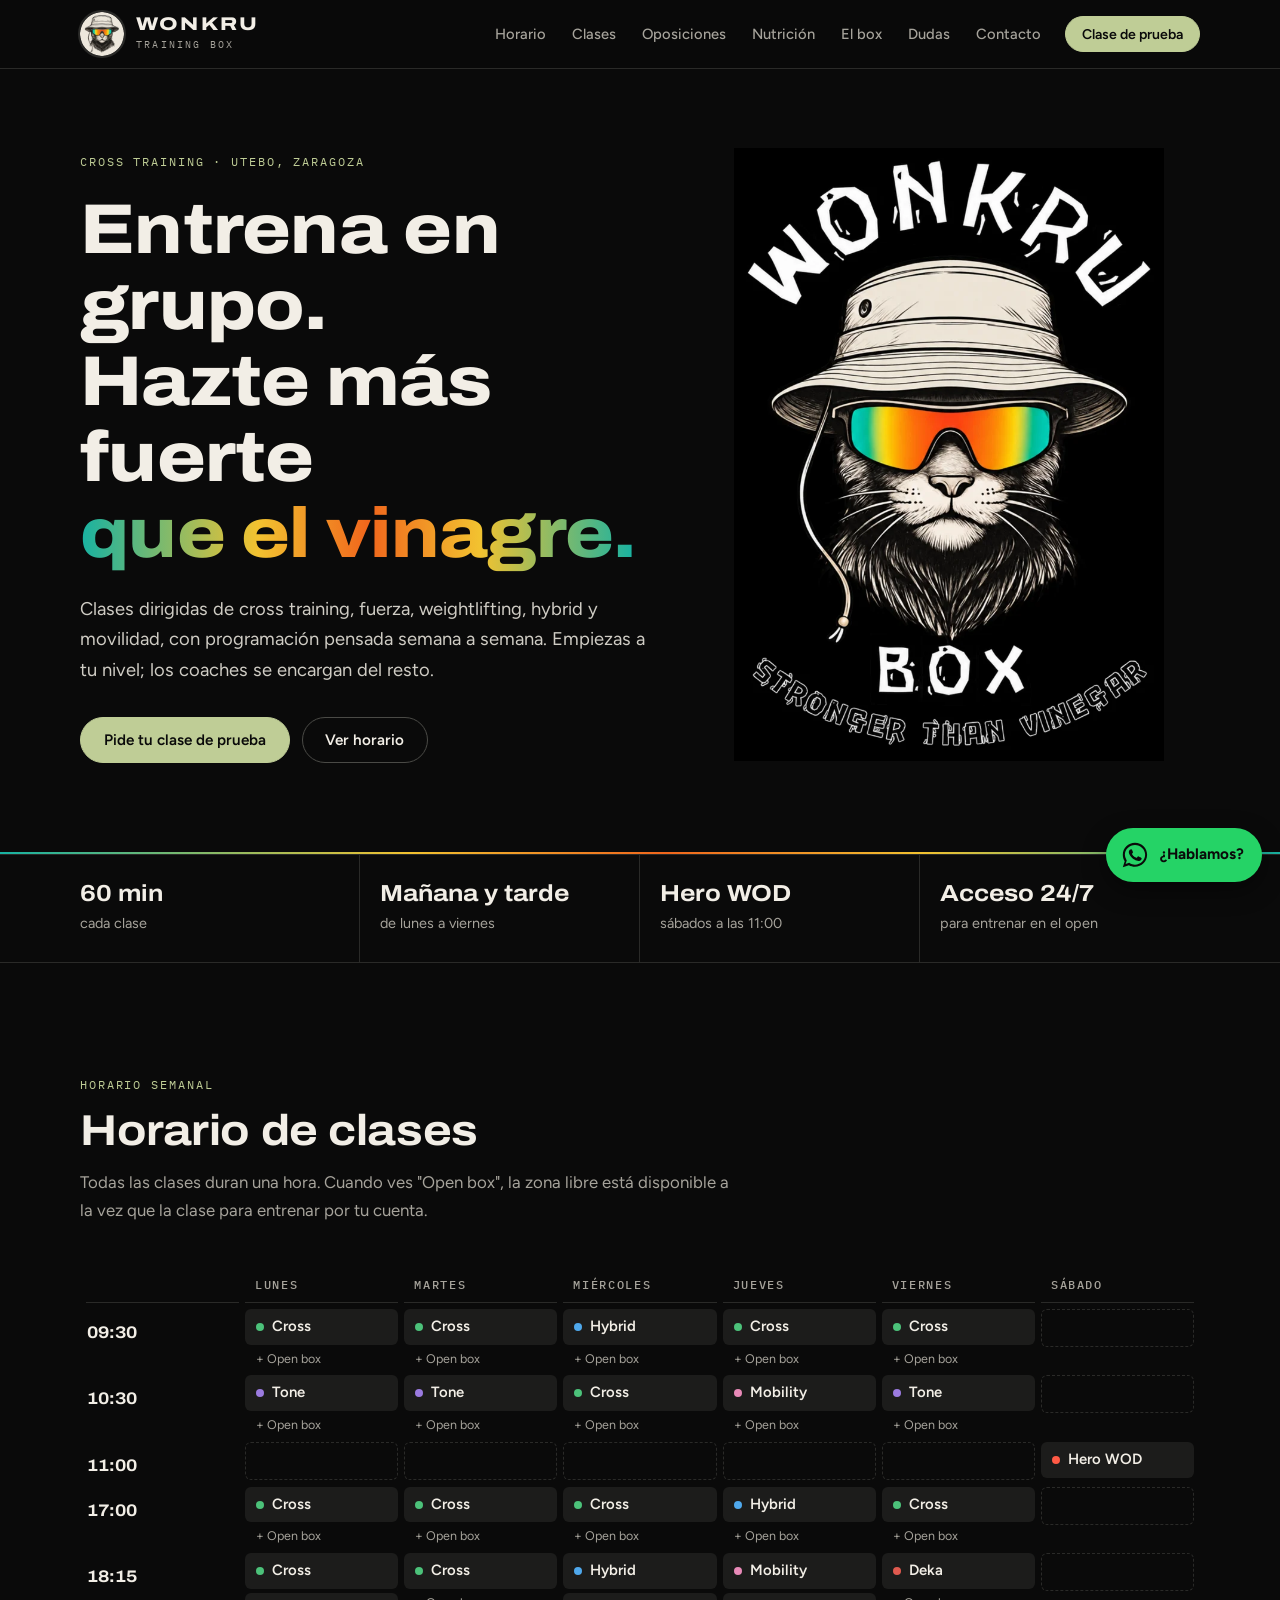
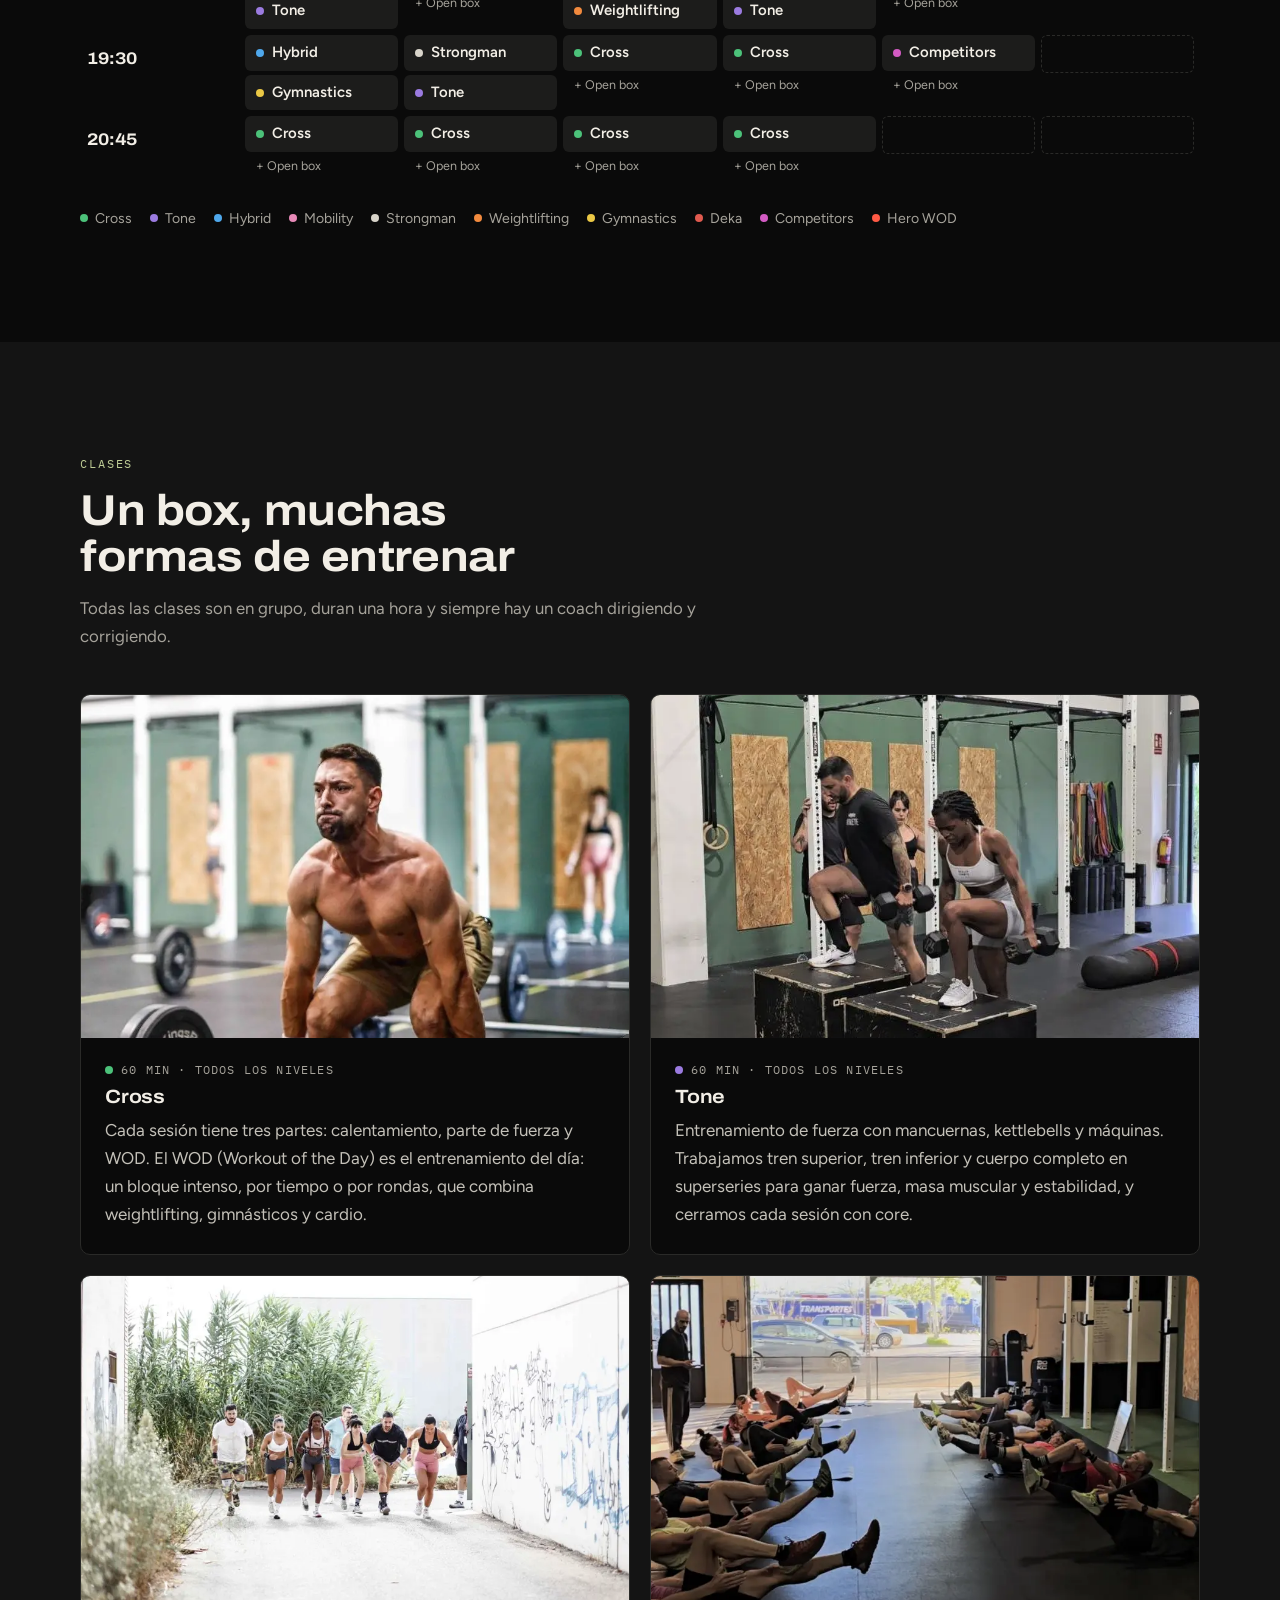
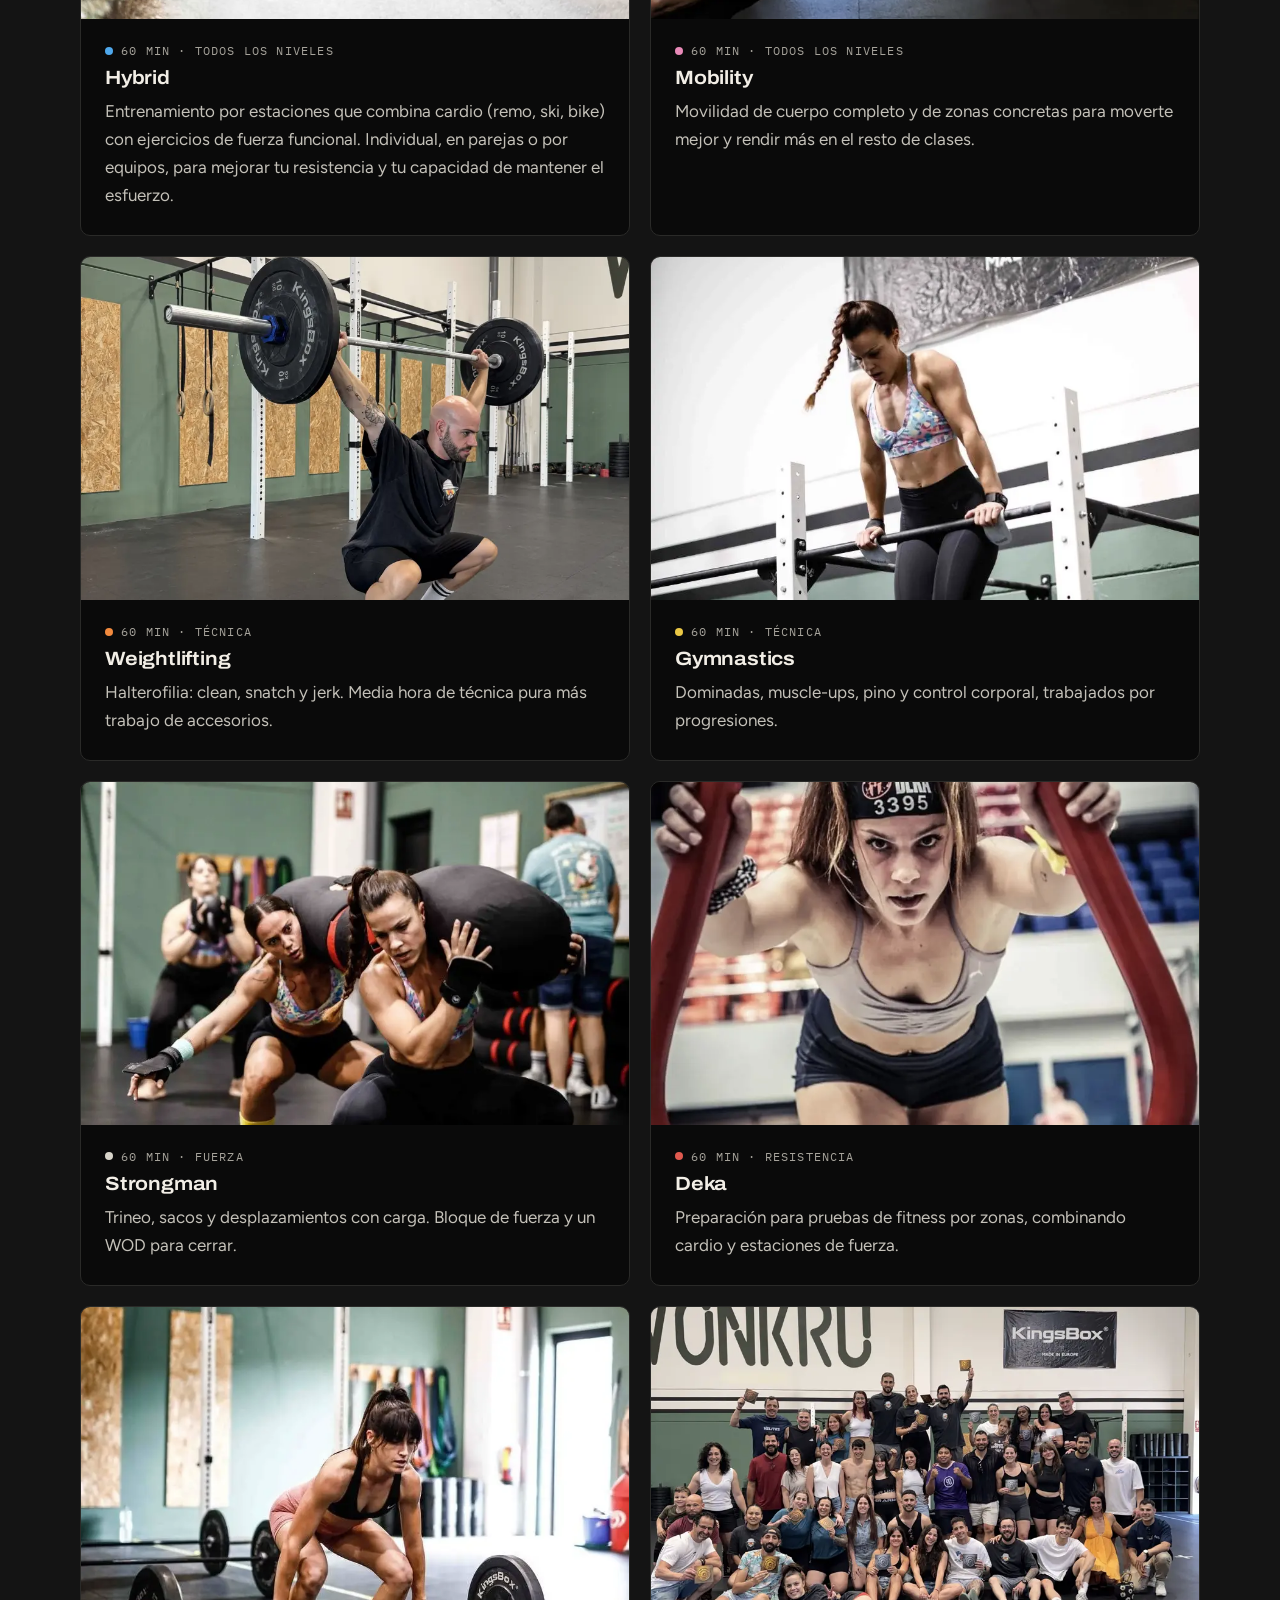
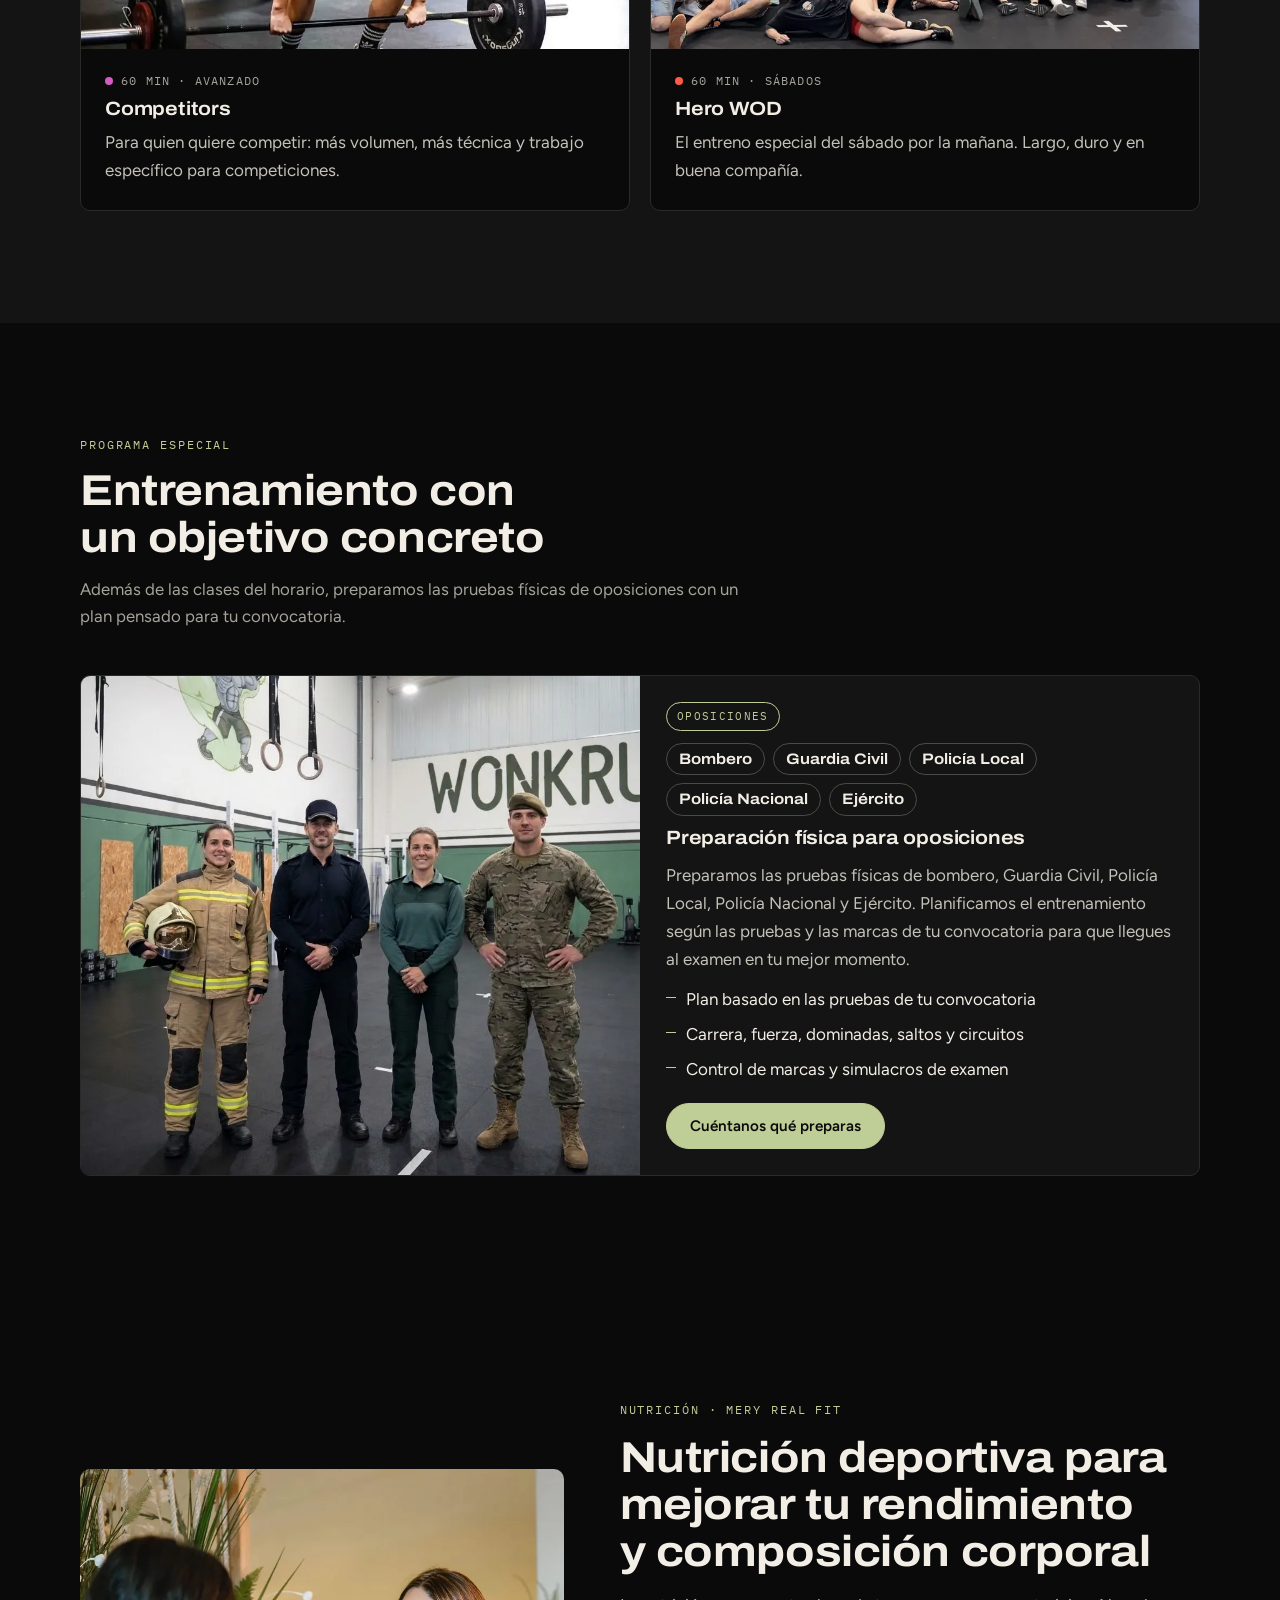
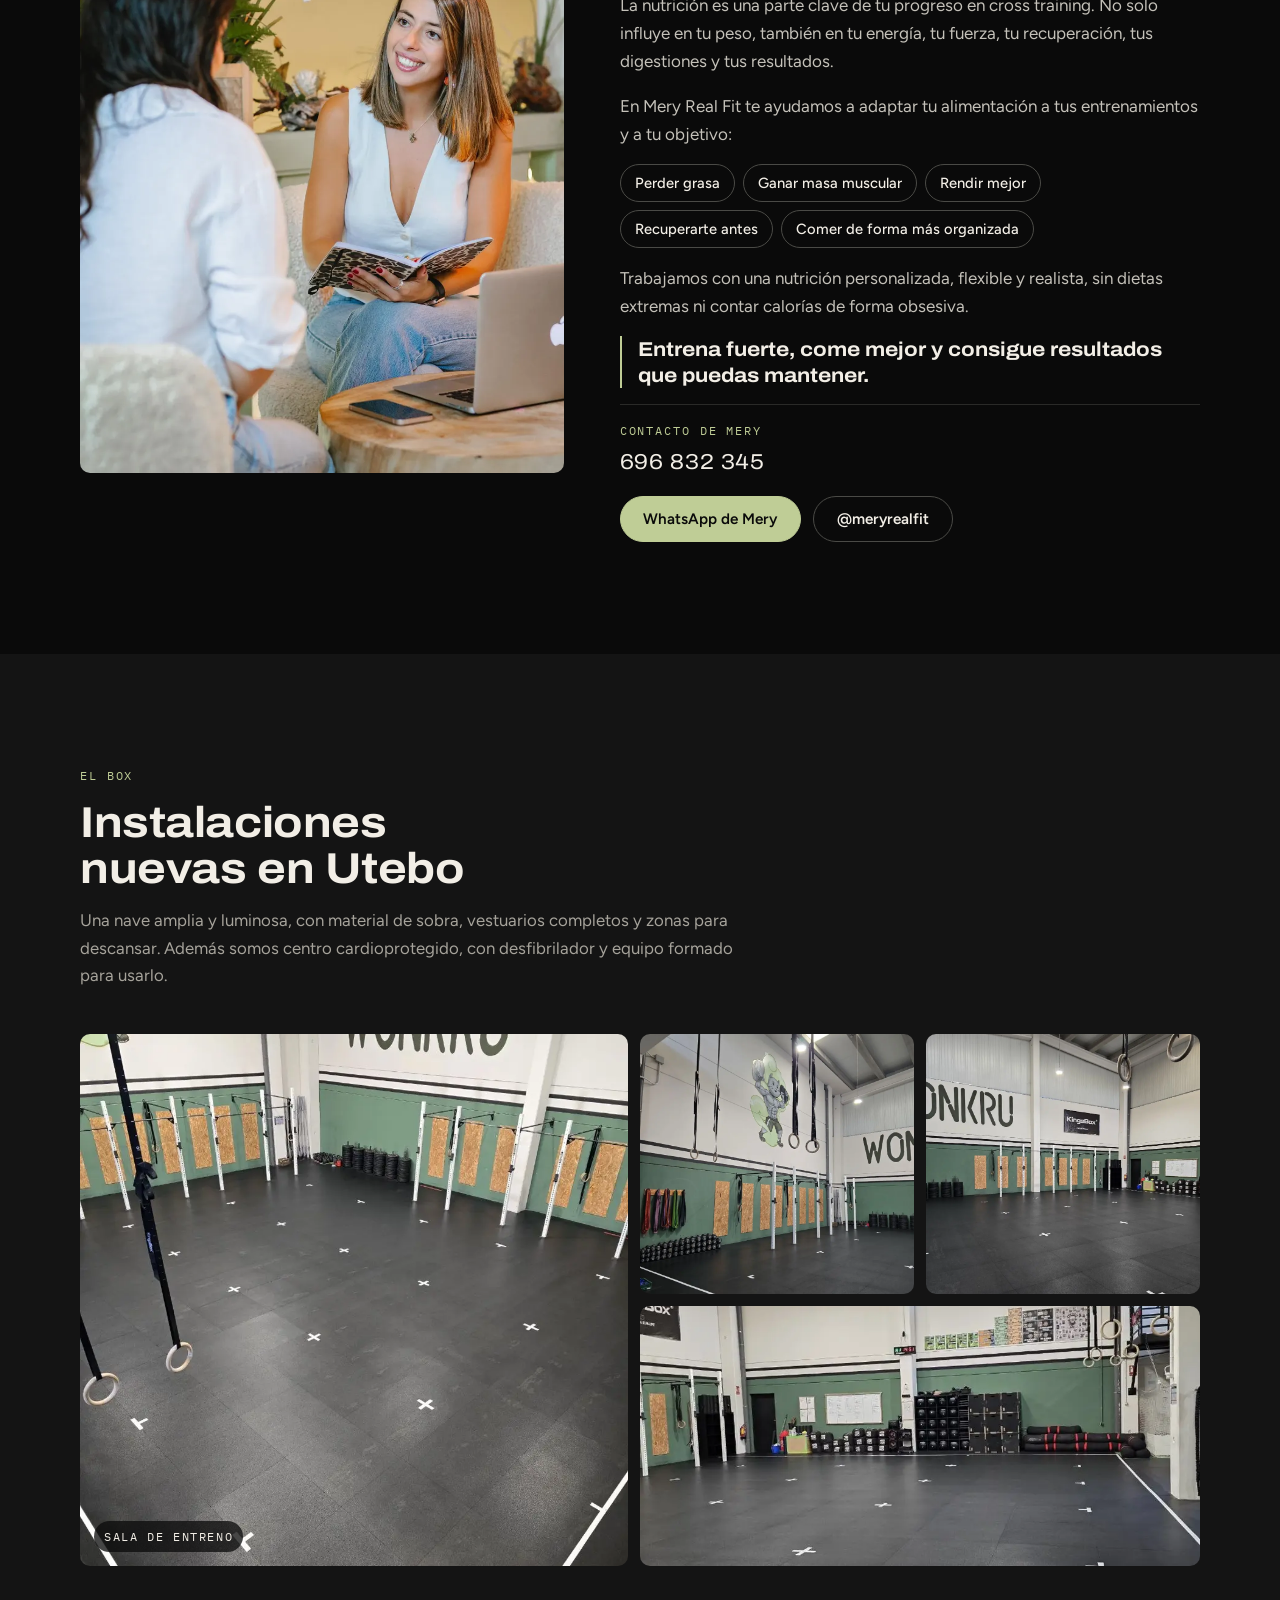
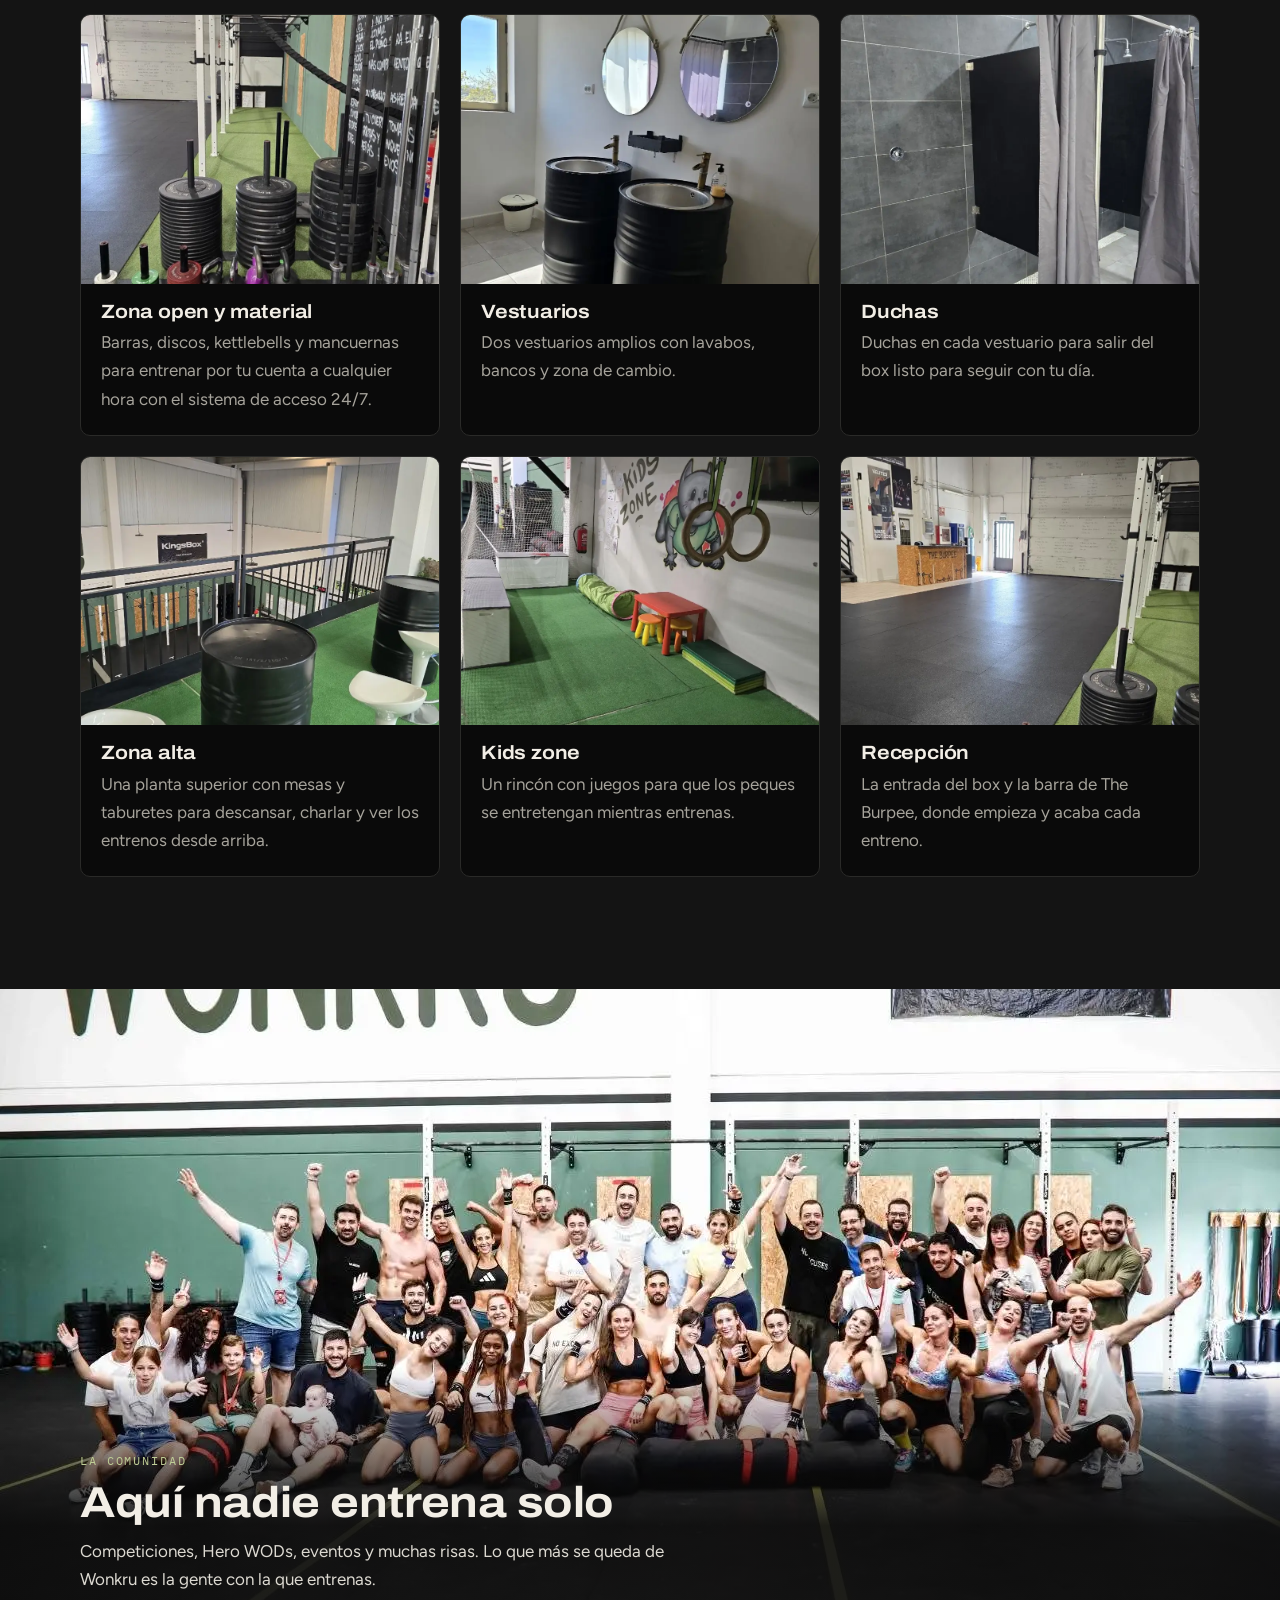
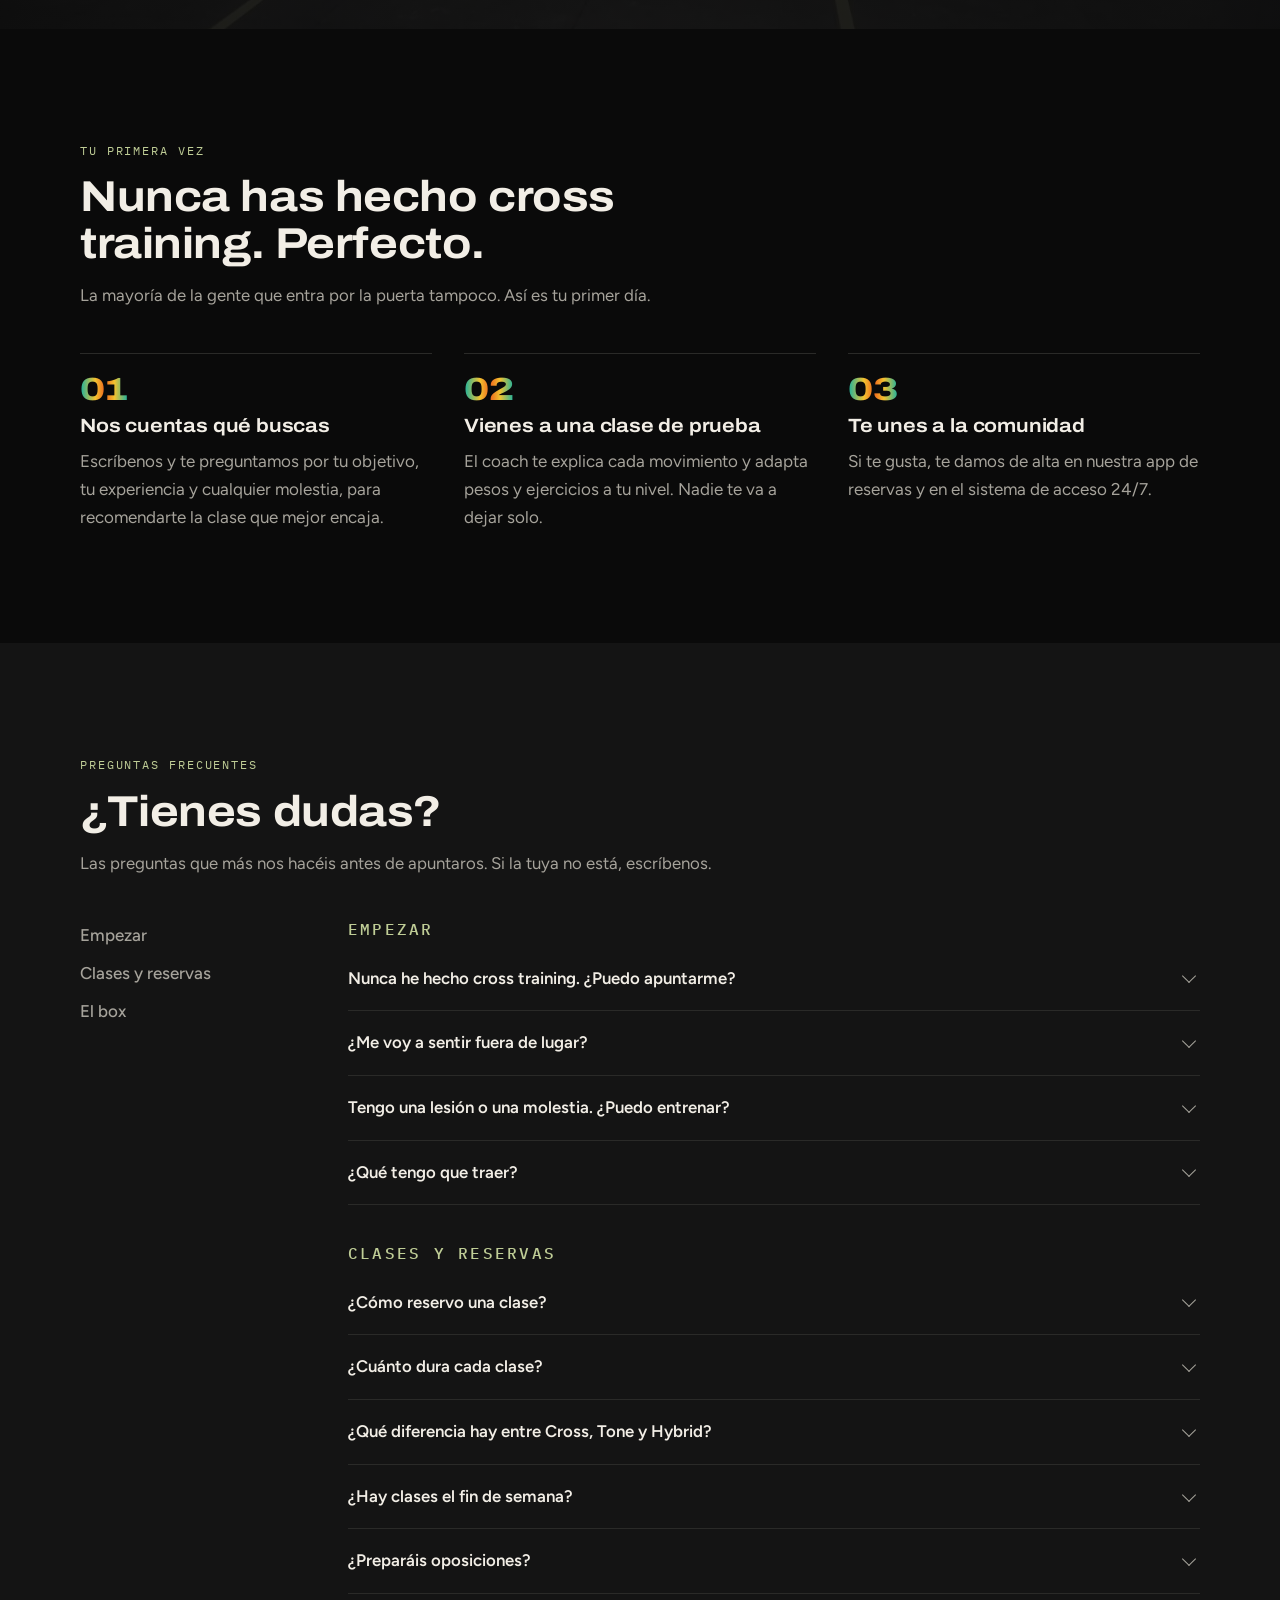
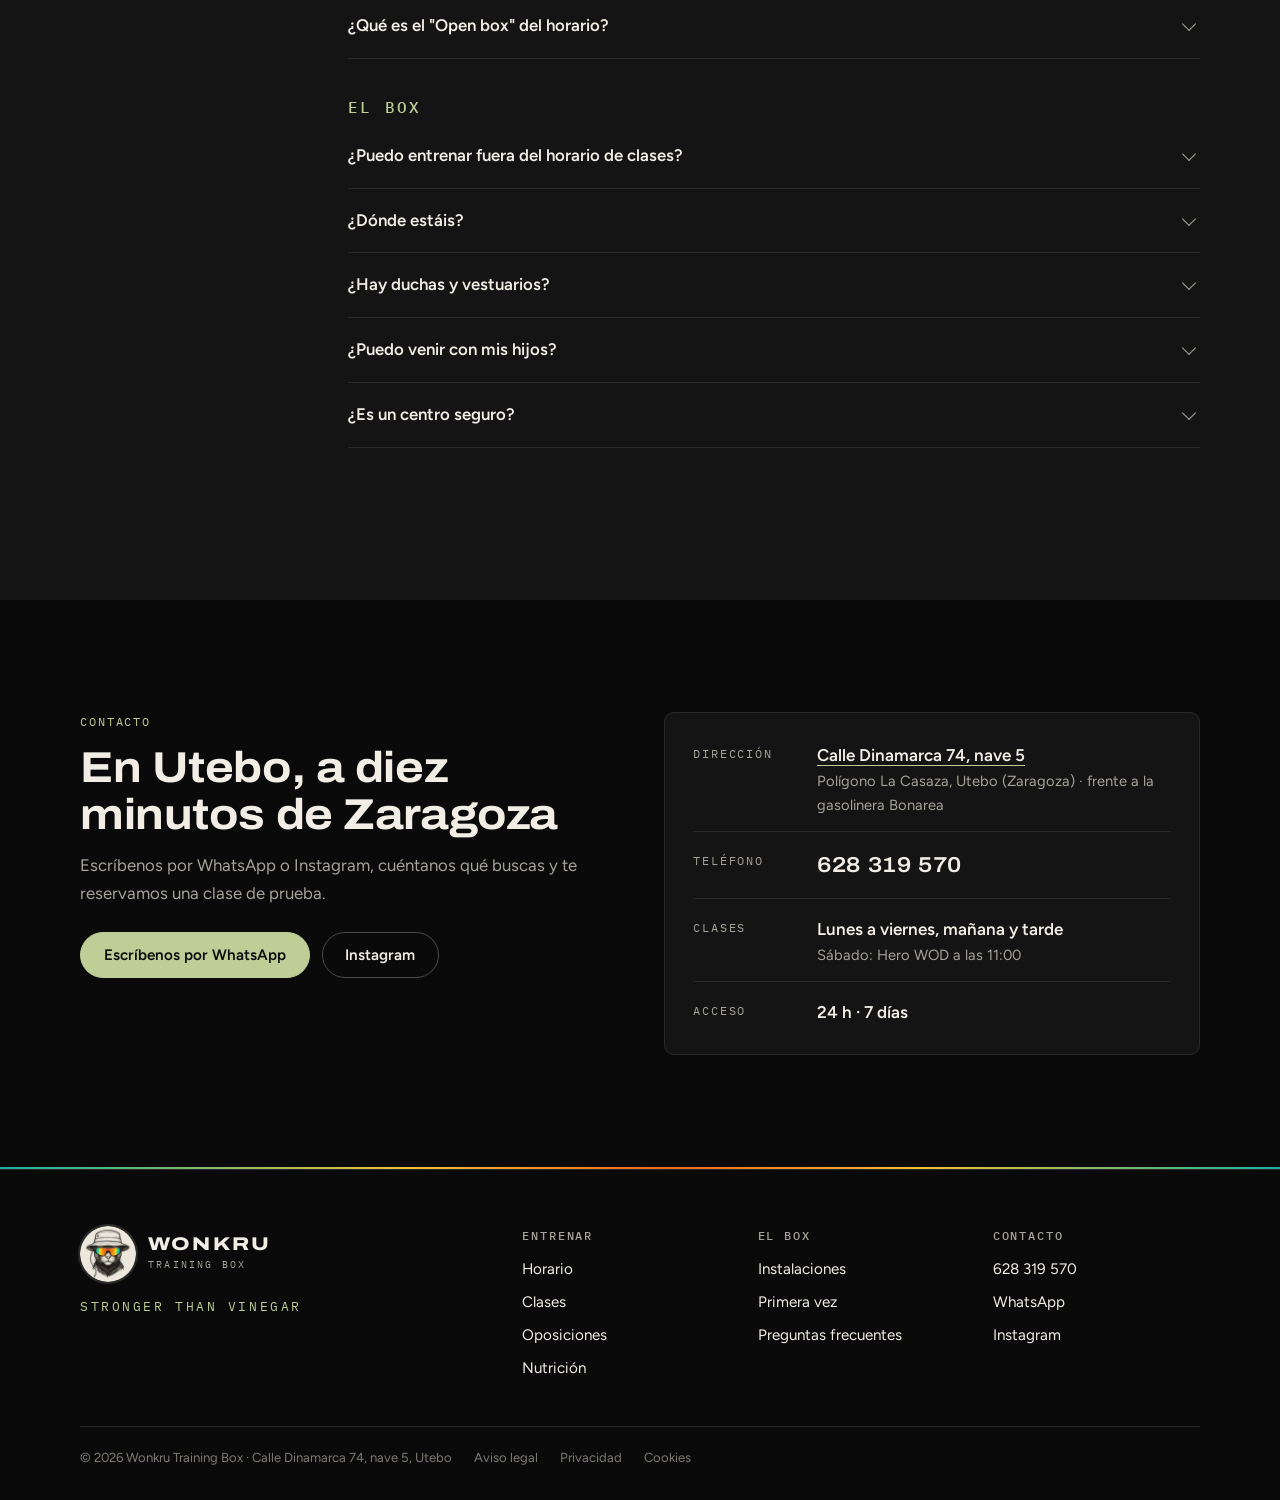
<file: index.html>
<!doctype html><html lang="es"><head><meta charset="utf-8"><meta name=viewport content="width=device-width,initial-scale=1,viewport-fit=cover"><style>:root{color-scheme:light;box-sizing:border-box;padding-top:env(safe-area-inset-top,0px);padding-bottom:env(safe-area-inset-bottom,0px)}html{scroll-padding-top:env(safe-area-inset-top,0px)}body{margin:0;padding:0;font:14px -apple-system,BlinkMacSystemFont,sans-serif;background:#fff;color:#000}img{max-width:100%}[hidden]:not([hidden=until-found i]){display:none!important}</style>
<title>Wonkru Training Box</title>
<meta name="description" content="Wonkru Training Box: cross training, fuerza, weightlifting, hybrid y movilidad en Utebo, Zaragoza.">
<link rel="icon" href="cat-badge.webp" type="image/webp">
<link rel="preconnect" href="https://fonts.googleapis.com">
<link rel="preconnect" href="https://fonts.gstatic.com" crossorigin>
<link rel="stylesheet" href="https://fonts.googleapis.com/css2?family=Archivo:wdth,wght@100..125,500..800&family=Figtree:wght@400;500;600&family=IBM+Plex+Mono:wght@500&display=swap">
<style>
/* Layout: noche de box — negro profundo, texto crema del gorro, verde salvia de la marca y el degradado de las gafas como único gesto de color. Look oscuro único y deliberado. */
:root{
  color-scheme:dark;
  --bg:#0A0A0A; --surface:#141414; --surface-2:#1C1C1B; --line:#2A2A28;
  --ink:#F2EEE6; --muted:#A6A39B; --sage:#BFCD96; --sage-ink:#0A0A0A;
  --goggle:linear-gradient(90deg,#17B2A2 0%,#F2C230 32%,#F0661C 52%,#F2C230 72%,#17B2A2 100%);
  --c-cross:#4CC27A; --c-tone:#9B7BE0; --c-hybrid:#4FA8EC; --c-mobility:#E88AB8;
  --c-strong:#D8D4CA; --c-weight:#F28A3E; --c-gym:#EBC845; --c-deka:#E05A4F;
  --c-comp:#D35BC3; --c-hero:#FF5A45;
  --display:"Archivo","Helvetica Neue",Arial,sans-serif;
  --body:"Figtree","Helvetica Neue",Arial,sans-serif;
  --mono:"IBM Plex Mono",ui-monospace,Menlo,monospace;
}
*{box-sizing:border-box}
body{background:var(--bg);color:var(--ink);font-family:var(--body);font-size:17px;line-height:1.65;-webkit-font-smoothing:antialiased}
.wrap{max-width:1160px;margin:0 auto;padding-left:max(20px, env(safe-area-inset-left, 0px));padding-right:max(20px, env(safe-area-inset-right, 0px))}
h1,h2,h3{font-family:var(--display);font-stretch:112%;font-weight:700;line-height:1.08;text-wrap:balance;margin:0;letter-spacing:-.01em}
h1{font-size:clamp(2.4rem,6vw,4.4rem);font-weight:800}
h2{font-size:clamp(1.8rem,3.8vw,2.7rem)}
h3{font-size:1.2rem;font-weight:650}
p{margin:0}
a{color:inherit}
.label{font-family:var(--mono);font-size:.74rem;letter-spacing:.16em;text-transform:uppercase;color:var(--sage)}
.btn{display:inline-flex;align-items:center;justify-content:center;padding:.85em 1.5em;font:600 .95rem var(--body);text-decoration:none;border:1px solid var(--sage);background:var(--sage);color:var(--sage-ink);border-radius:999px;cursor:pointer}
.btn.ghost{background:transparent;color:var(--ink);border-color:#4a4a46}
.btn:hover{background:var(--ink);border-color:var(--ink);color:var(--bg)}
.btn:focus-visible,summary:focus-visible,a:focus-visible,.daybtn:focus-visible{outline:2px solid var(--sage);outline-offset:3px}
section{padding-block:clamp(64px,9vw,112px)}
.sec-head{display:grid;gap:14px;margin-bottom:44px;max-width:60ch}
.sec-head p{color:var(--muted);font-size:1.05rem}
.rule{height:2px;background:var(--goggle);border:0;margin:0}

body::before{content:"";position:fixed;inset:0 0 auto;height:env(safe-area-inset-top,0px);z-index:10;background:var(--bg)}
header.top{position:sticky;top:env(safe-area-inset-top,0px);z-index:5;background:rgba(10,10,10,.92);backdrop-filter:blur(10px);border-bottom:1px solid var(--line)}
header.top .wrap{display:flex;align-items:center;gap:24px;padding-block:12px}
.brand{display:flex;align-items:center;gap:12px;text-decoration:none}
.brand img{width:44px;height:44px;display:block;border-radius:50%;box-shadow:0 0 0 2px var(--line)}
footer .brand img{width:56px;height:56px}
.brand b{font-family:var(--display);font-stretch:125%;font-weight:800;font-size:1.15rem;letter-spacing:.12em;display:block;line-height:1}
.brand small{display:block;font-family:var(--mono);font-size:.62rem;letter-spacing:.22em;color:var(--muted);margin-top:4px}
nav.menu{display:flex;gap:26px;margin-left:auto;font-size:.92rem;font-weight:500;color:var(--muted)}
nav.menu a{text-decoration:none}
nav.menu a:hover{color:var(--ink)}
header.top .btn{padding:.6em 1.15em;font-size:.88rem}
@media (max-width:960px){nav.menu{display:none} header.top .btn{margin-left:auto}}

.hero{padding-block:clamp(40px,6vw,80px) clamp(48px,7vw,96px)}
.hero .wrap{display:grid;grid-template-columns:1.15fr 1fr;gap:40px;align-items:center}
.hero h1 em{font-style:normal;background:var(--goggle);-webkit-background-clip:text;background-clip:text;color:transparent}
.hero .lede{font-size:1.15rem;color:#cfccc4;max-width:48ch;margin-top:22px}
.ctas{display:flex;flex-wrap:wrap;gap:12px;margin-top:32px}
.poster{justify-self:center;width:min(100%,430px);margin:0}
.poster img{display:block;width:100%;height:auto;max-width:100%}
@media (max-width:860px){.hero .wrap{grid-template-columns:1fr}.poster{order:-1;width:min(70%,300px)}}

.facts{border-block:1px solid var(--line)}
.facts .wrap{display:grid;grid-template-columns:repeat(4,1fr)}
.facts .it{padding:26px 20px;border-right:1px solid var(--line);display:grid;gap:4px}
.facts .it:first-child{padding-left:0}
.facts .it:last-child{border:0}
.facts b{font-family:var(--display);font-stretch:112%;font-weight:700;font-size:1.45rem;line-height:1.15}
.facts span{font-size:.9rem;color:var(--muted)}
@media (max-width:760px){.facts .wrap{grid-template-columns:1fr 1fr}.facts .it{padding-left:0!important}.facts .it:nth-child(2){border-right:0}.facts .it:nth-child(-n+2){border-bottom:1px solid var(--line)}.facts .it:nth-child(even){padding-left:20px!important}}

/* horario */
.sched-scroll{overflow-x:auto}
table.sched{width:100%;border-collapse:separate;border-spacing:6px;table-layout:fixed;min-width:780px}
.sched thead th{font-family:var(--mono);font-weight:500;font-size:.74rem;letter-spacing:.14em;text-transform:uppercase;color:var(--muted);text-align:left;padding:0 10px 8px;border-bottom:1px solid var(--line)}
.sched th.time{font-family:var(--display);font-stretch:112%;font-weight:700;font-size:1.05rem;color:var(--ink);width:72px;vertical-align:top;padding-top:10px;text-align:left;font-variant-numeric:tabular-nums}
.sched td{vertical-align:top;padding:0}
.slot{display:grid;gap:4px}
.chip{display:flex;align-items:center;gap:8px;padding:9px 11px;font-weight:600;font-size:.93rem;background:var(--surface-2);border-radius:6px;line-height:1.2}
.chip::before{content:"";width:8px;height:8px;border-radius:50%;background:var(--c);flex:none}
.open{font-size:.78rem;color:var(--muted);padding:0 11px}
.empty{display:block;min-height:38px;border-radius:6px;border:1px dashed var(--line)}
.legend{display:flex;flex-wrap:wrap;gap:8px 18px;margin-top:24px;font-size:.88rem;color:var(--muted)}
.legend span{display:inline-flex;align-items:center;gap:7px}
.legend i{width:8px;height:8px;border-radius:50%;background:var(--c);display:inline-block}
.days{display:none;gap:6px;flex-wrap:wrap;margin-bottom:18px}
.daybtn{border:1px solid #4a4a46;background:transparent;color:var(--ink);font:600 .9rem var(--body);padding:.5em .95em;border-radius:999px;cursor:pointer}
.daybtn[aria-pressed="true"]{background:var(--sage);border-color:var(--sage);color:var(--sage-ink)}
.daylist{display:none;gap:10px}
.dayrow{display:grid;grid-template-columns:60px 1fr;gap:12px;align-items:start;border-bottom:1px solid var(--line);padding-bottom:10px}
.dayrow b{font-family:var(--display);font-weight:700;font-size:1.05rem;padding-top:8px;font-variant-numeric:tabular-nums}
@media (max-width:760px){.sched-scroll{display:none}.days{display:flex}.daylist{display:grid}}

/* clases */
#clases{background:var(--surface)}
.classes{display:grid;grid-template-columns:repeat(2,1fr);gap:20px}
.cls{background:var(--bg);border:1px solid var(--line);border-radius:10px;overflow:hidden;display:grid;align-content:start}
.cls .ph{display:block;width:100%;max-width:100%;aspect-ratio:16/10;object-fit:cover;filter:saturate(.9)}
.cls .in{padding:22px 24px 26px;display:grid;gap:8px}
.cls .meta{display:flex;align-items:center;gap:8px;font-family:var(--mono);font-size:.74rem;letter-spacing:.1em;text-transform:uppercase;color:var(--muted)}
.cls .meta::before{content:"";width:8px;height:8px;border-radius:50%;background:var(--c)}
.cls p{color:#c4c1b9}
@media (max-width:760px){.classes{grid-template-columns:1fr}}

/* programas */
.progs{display:grid;grid-template-columns:1fr 1fr;gap:20px}
.prog{background:var(--surface);border:1px solid var(--line);border-radius:10px;overflow:hidden;display:grid;align-content:start;min-width:0}
.prog > img{display:block;width:100%;max-width:100%;aspect-ratio:16/10;object-fit:cover;object-position:50% 35%}
.prog .in{padding:26px;display:grid;gap:12px;align-content:start}
.tag{justify-self:start;border:1px solid var(--sage);color:var(--sage);font-family:var(--mono);font-size:.7rem;letter-spacing:.12em;text-transform:uppercase;padding:4px 10px;border-radius:999px}
.prog p{color:#c4c1b9}
.prog ul{list-style:none;padding:0;margin:0;display:grid;gap:7px}
.prog li{padding-left:20px;position:relative;color:var(--ink)}
.prog li::before{content:"";position:absolute;left:0;top:.72em;width:10px;height:1px;background:var(--sage)}
.bodies{display:flex;flex-wrap:wrap;gap:8px}
.bodies span{border:1px solid #4a4a46;font-family:var(--display);font-stretch:112%;font-weight:650;font-size:.95rem;padding:7px 12px;border-radius:999px;line-height:1.1;align-self:start}
.prog .btn{justify-self:start;margin-top:8px}
.progs.single{grid-template-columns:1fr}
@media (min-width:861px){.progs.single .prog{grid-template-columns:1fr 1fr;align-content:stretch}.progs.single .prog > img{height:0;min-height:100%;aspect-ratio:auto}}
@media (max-width:860px){.progs{grid-template-columns:1fr}}

/* nutrición */
.nutri{display:grid;grid-template-columns:5fr 6fr;gap:56px;align-items:center}
.nutri figure{margin:0;min-width:0}
.nutri img{display:block;width:100%;max-width:100%;aspect-ratio:4/5;object-fit:cover;border-radius:10px}
.nutri-text{display:grid;gap:16px;min-width:0;max-width:60ch}
.nutri-text p{color:#c4c1b9}
.goals{list-style:none;padding:0;margin:0;display:flex;flex-wrap:wrap;gap:8px}
.goals li{border:1px solid #4a4a46;border-radius:999px;padding:6px 14px;font-size:.92rem;font-weight:500}
.nutri-text .punch{font-family:var(--display);font-stretch:112%;font-weight:700;font-size:1.25rem;line-height:1.3;color:var(--ink);border-left:2px solid var(--sage);padding-left:16px}
.nutri-contact{display:grid;gap:4px;border-top:1px solid var(--line);padding-top:16px}
@media (max-width:860px){.nutri{grid-template-columns:1fr;gap:32px}.nutri img{aspect-ratio:4/3;object-position:60% 30%}}
/* box */
#box{background:var(--surface)}
.mosaic{display:grid;grid-template-columns:2fr 1fr 1fr;grid-template-rows:260px 260px;gap:12px;margin-bottom:48px}
.mosaic figure{margin:0;position:relative;min-width:0;border-radius:10px;overflow:hidden}
.mosaic .big{grid-row:span 2}
.mosaic .wide{grid-column:span 2}
.mosaic img{display:block;width:100%;height:100%;max-width:100%;object-fit:cover}
.mosaic figcaption{position:absolute;left:14px;bottom:14px;font-family:var(--mono);font-size:.72rem;letter-spacing:.14em;text-transform:uppercase;background:rgba(10,10,10,.75);padding:6px 10px;border-radius:999px}
@media (max-width:760px){.mosaic{grid-template-columns:1fr 1fr;grid-template-rows:auto}.mosaic figure{aspect-ratio:3/4}.mosaic .big{grid-column:span 2;grid-row:auto;aspect-ratio:4/3}.mosaic .wide{aspect-ratio:16/9}}
.zones{display:grid;grid-template-columns:repeat(3,1fr);gap:20px}
.zone{margin:0;background:var(--bg);border:1px solid var(--line);border-radius:10px;overflow:hidden;display:grid;align-content:start;min-width:0}
.zone img{display:block;width:100%;max-width:100%;aspect-ratio:4/3;object-fit:cover}
.zone figcaption{padding:18px 20px 22px;display:grid;gap:6px}
.zone p{color:var(--muted)}
@media (max-width:860px){.zones{grid-template-columns:1fr 1fr}}
@media (max-width:520px){.zones{grid-template-columns:1fr}}

.crew{position:relative;padding:0}
.crew img{display:block;width:100%;max-width:100%;height:clamp(340px,52vw,640px);object-fit:cover;object-position:50% 55%}
.crew .cap{position:absolute;inset:auto 0 0 0;background:linear-gradient(transparent,rgba(10,10,10,.92) 60%)}
.crew .cap .wrap{padding-block:80px 36px;display:grid;gap:10px}
.crew p{max-width:56ch;color:#dcd9d1}

.steps{display:grid;grid-template-columns:repeat(3,1fr);gap:32px;counter-reset:s}
.step{display:grid;gap:10px;border-top:1px solid var(--line);padding-top:20px;align-content:start}
.step::before{counter-increment:s;content:"0" counter(s);font-family:var(--display);font-stretch:125%;font-weight:800;font-size:2rem;line-height:1;background:var(--goggle);-webkit-background-clip:text;background-clip:text;color:transparent;justify-self:start}
.step p{color:var(--muted)}
@media (max-width:860px){.steps{grid-template-columns:1fr}}

#dudas{background:var(--surface)}
.faq-grid{display:grid;grid-template-columns:220px 1fr;gap:48px}
.cats{display:grid;gap:10px;align-content:start;position:sticky;top:96px}
.cats a{text-decoration:none;color:var(--muted);font-weight:500}
.cats a:hover{color:var(--ink)}
.faq-group{margin-bottom:40px}
.faq-group h3{margin-bottom:8px;color:var(--sage);font-size:1rem;font-family:var(--mono);font-weight:500;letter-spacing:.14em;text-transform:uppercase}
details{border-bottom:1px solid var(--line)}
summary{cursor:pointer;list-style:none;padding:18px 40px 18px 0;font-weight:600;font-size:1.05rem;position:relative}
summary::-webkit-details-marker{display:none}
summary::after{content:"";position:absolute;right:6px;top:50%;width:9px;height:9px;border-right:1.5px solid var(--muted);border-bottom:1.5px solid var(--muted);transform:translateY(-70%) rotate(45deg);transition:transform .2s}
details[open] summary::after{transform:translateY(-30%) rotate(-135deg)}
details p{padding:0 0 20px;color:var(--muted);max-width:66ch}
@media (max-width:860px){.faq-grid{grid-template-columns:1fr}.cats{position:static;display:flex;flex-wrap:wrap;gap:8px 20px}}

#donde .wrap{display:grid;grid-template-columns:1fr 1fr;gap:48px;align-items:start}
.card{background:var(--surface);border:1px solid var(--line);border-radius:10px;padding:28px;display:grid;gap:16px}
.card .row{display:grid;grid-template-columns:110px 1fr;gap:14px;border-bottom:1px solid var(--line);padding-bottom:14px}
.card .row:last-child{border:0;padding:0}
.card .row .label{color:var(--muted);padding-top:3px}
.card .val{font-weight:600}
.card .val small{display:block;font-weight:400;color:var(--muted);font-size:.92rem}
.card .val a{text-decoration-color:var(--sage);text-underline-offset:4px}
.tel{font-family:var(--display);font-stretch:112%;font-size:1.35rem;letter-spacing:.03em;user-select:all;font-variant-numeric:tabular-nums}
@media (max-width:860px){#donde .wrap{grid-template-columns:1fr}}
@media (max-width:420px){.card .row{grid-template-columns:1fr;gap:2px}}

footer{border-top:1px solid var(--line);padding-block:56px 32px}
footer .cols{display:grid;grid-template-columns:2fr 1fr 1fr 1fr;gap:28px}
footer h4{font-family:var(--mono);font-weight:500;font-size:.72rem;letter-spacing:.16em;text-transform:uppercase;color:var(--muted);margin:0 0 12px}
footer ul{list-style:none;padding:0;margin:0;display:grid;gap:8px;font-size:.95rem}
footer a{text-decoration:none}
footer a:hover{color:var(--sage)}
.legal a{text-decoration:none}
.slogan{font-family:var(--mono);font-size:.8rem;letter-spacing:.2em;text-transform:uppercase;color:var(--sage);margin-top:14px}
.legal{margin-top:44px;padding-top:20px;border-top:1px solid var(--line);font-size:.82rem;color:#7d7a73;display:flex;flex-wrap:wrap;gap:8px 22px}
@media (max-width:860px){footer .cols{grid-template-columns:1fr 1fr}}
.wa-float{position:fixed;z-index:20;right:calc(18px + env(safe-area-inset-right,0px));bottom:calc(18px + env(safe-area-inset-bottom,0px));display:flex;align-items:center;gap:10px;background:#25D366;color:#0A0A0A;text-decoration:none;font-weight:700;font-size:.95rem;padding:12px 18px 12px 14px;border-radius:999px;box-shadow:0 8px 24px rgba(0,0,0,.45)}
.wa-float:hover{background:#1FBE5B}
.wa-float:focus-visible{outline:2px solid var(--ink);outline-offset:3px}
@media (max-width:600px){.wa-float{padding:14px}.wa-float span{display:none}}
@media (prefers-reduced-motion:no-preference){.wa-float{animation:waIn .5s ease-out .8s both}@keyframes waIn{from{transform:translateY(16px);opacity:0}to{transform:none;opacity:1}}}
@media (prefers-reduced-motion:no-preference){.btn{transition:background .2s,color .2s,border-color .2s}}
</style>
</head><body>

<header class="top"><div class="wrap">
  <a class="brand" href="#inicio"><img src="cat-badge.webp" width="240" height="240" alt=""><span><b>WONKRU</b><small>TRAINING BOX</small></span></a>
  <nav class="menu" aria-label="Principal">
    <a href="#horario">Horario</a><a href="#clases">Clases</a><a href="#oposiciones">Oposiciones</a><a href="#nutricion">Nutrición</a><a href="#box">El box</a><a href="#dudas">Dudas</a><a href="#donde">Contacto</a>
  </nav>
  <a class="btn" href="#donde">Clase de prueba</a>
</div></header>

<main id="inicio">
<section class="hero"><div class="wrap">
  <div>
    <span class="label">Cross training · Utebo, Zaragoza</span>
    <h1 style="margin-top:18px">Entrena en grupo.<br>Hazte más fuerte<br><em>que el vinagre.</em></h1>
    <p class="lede">Clases dirigidas de cross training, fuerza, weightlifting, hybrid y movilidad, con programación pensada semana a semana. Empiezas a tu nivel; los coaches se encargan del resto.</p>
    <div class="ctas"><a class="btn" href="#donde">Pide tu clase de prueba</a><a class="btn ghost" href="#horario">Ver horario</a></div>
  </div>
  <figure class="poster"><img src="logo-negro.webp" width="720" height="1026" alt="Logo de Wonkru Box: gato con gorro de pescador y gafas de colores, con el lema Stronger than vinegar"></figure>
</div></section>

<hr class="rule">
<div class="facts" aria-label="Wonkru de un vistazo"><div class="wrap">
  <div class="it"><b>60 min</b><span>cada clase</span></div>
  <div class="it"><b>Mañana y tarde</b><span>de lunes a viernes</span></div>
  <div class="it"><b>Hero WOD</b><span>sábados a las 11:00</span></div>
  <div class="it"><b>Acceso 24/7</b><span>para entrenar en el open</span></div>
</div></div>

<section id="horario"><div class="wrap">
  <div class="sec-head">
    <span class="label">Horario semanal</span>
    <h2>Horario de clases</h2>
    <p>Todas las clases duran una hora. Cuando ves "Open box", la zona libre está disponible a la vez que la clase para entrenar por tu cuenta.</p>
  </div>
  <div class="days" id="days" role="group" aria-label="Elige día"></div>
  <div class="daylist" id="daylist"></div>
  <div class="sched-scroll"><table class="sched" id="sched"></table></div>
  <div class="legend" id="legend"></div>
</div></section>

<section id="clases"><div class="wrap">
  <div class="sec-head">
    <span class="label">Clases</span>
    <h2>Un box, muchas formas de entrenar</h2>
    <p>Todas las clases son en grupo, duran una hora y siempre hay un coach dirigiendo y corrigiendo.</p>
  </div>
  <div class="classes">
    <article class="cls" style="--c:var(--c-cross)"><img class="ph" src="img/cross.webp" alt="Atleta preparando un levantamiento con barra en clase de Cross" loading="lazy" style="object-position:50% 45%"><div class="in"><span class="meta">60 min · todos los niveles</span><h3>Cross</h3><p>Cada sesión tiene tres partes: calentamiento, parte de fuerza y WOD. El WOD (Workout of the Day) es el entrenamiento del día: un bloque intenso, por tiempo o por rondas, que combina weightlifting, gimnásticos y cardio.</p></div></article>
    <article class="cls" style="--c:var(--c-tone)"><img class="ph" src="img/tone.webp" alt="Dos atletas haciendo step-ups con mancuernas en un cajón" loading="lazy" style="object-position:50% 50%"><div class="in"><span class="meta">60 min · todos los niveles</span><h3>Tone</h3><p>Entrenamiento de fuerza con mancuernas, kettlebells y máquinas. Trabajamos tren superior, tren inferior y cuerpo completo en superseries para ganar fuerza, masa muscular y estabilidad, y cerramos cada sesión con core.</p></div></article>
    <article class="cls" style="--c:var(--c-hybrid)"><img class="ph" src="img/hybrid.webp" alt="Grupo de atletas corriendo junto al box" loading="lazy"><div class="in"><span class="meta">60 min · todos los niveles</span><h3>Hybrid</h3><p>Entrenamiento por estaciones que combina cardio (remo, ski, bike) con ejercicios de fuerza funcional. Individual, en parejas o por equipos, para mejorar tu resistencia y tu capacidad de mantener el esfuerzo.</p></div></article>
    <article class="cls" style="--c:var(--c-mobility)"><img class="ph" src="img/mobility.webp" alt="Clase trabajando core en el suelo con el portón del box abierto" loading="lazy" style="object-position:50% 60%"><div class="in"><span class="meta">60 min · todos los niveles</span><h3>Mobility</h3><p>Movilidad de cuerpo completo y de zonas concretas para moverte mejor y rendir más en el resto de clases.</p></div></article>
    <article class="cls" style="--c:var(--c-weight)"><img class="ph" src="img/weightlifting.webp" alt="Coach en sentadilla con la barra por encima de la cabeza en el box" loading="lazy" style="object-position:50% 48%"><div class="in"><span class="meta">60 min · técnica</span><h3>Weightlifting</h3><p>Halterofilia: clean, snatch y jerk. Media hora de técnica pura más trabajo de accesorios.</p></div></article>
    <article class="cls" style="--c:var(--c-gym)"><img class="ph" src="img/gymnastics.webp" alt="Atleta en apoyo sobre la barra de dominadas" loading="lazy" style="object-position:50% 40%"><div class="in"><span class="meta">60 min · técnica</span><h3>Gymnastics</h3><p>Dominadas, muscle-ups, pino y control corporal, trabajados por progresiones.</p></div></article>
    <article class="cls" style="--c:var(--c-strong)"><img class="ph" src="img/strongman.webp" alt="Dos atletas en sentadilla cargando un saco de strongman al hombro" loading="lazy" style="object-position:50% 40%"><div class="in"><span class="meta">60 min · fuerza</span><h3>Strongman</h3><p>Trineo, sacos y desplazamientos con carga. Bloque de fuerza y un WOD para cerrar.</p></div></article>
    <article class="cls" style="--c:var(--c-deka)"><img class="ph" src="img/deka.webp" alt="Atleta empujando un trineo en una competición" loading="lazy" style="object-position:50% 30%"><div class="in"><span class="meta">60 min · resistencia</span><h3>Deka</h3><p>Preparación para pruebas de fitness por zonas, combinando cardio y estaciones de fuerza.</p></div></article>
    <article class="cls" style="--c:var(--c-comp)"><img class="ph" src="img/competitors.webp" alt="Atleta concentrada antes de levantar la barra" loading="lazy" style="object-position:50% 55%"><div class="in"><span class="meta">60 min · avanzado</span><h3>Competitors</h3><p>Para quien quiere competir: más volumen, más técnica y trabajo específico para competiciones.</p></div></article>
    <article class="cls" style="--c:var(--c-hero)"><img class="ph" src="img/herowod.webp" alt="Foto de grupo de los atletas de Wonkru en el box" loading="lazy"><div class="in"><span class="meta">60 min · sábados</span><h3>Hero WOD</h3><p>El entreno especial del sábado por la mañana. Largo, duro y en buena compañía.</p></div></article>
  </div>
</div></section>

<section id="oposiciones"><div class="wrap">
  <div class="sec-head">
    <span class="label">Programa especial</span>
    <h2>Entrenamiento con un objetivo concreto</h2>
    <p>Además de las clases del horario, preparamos las pruebas físicas de oposiciones con un plan pensado para tu convocatoria.</p>
  </div>
  <div class="progs single">
    <article class="prog">
      <img src="img/oposiciones.webp" alt="Una bombera, un policía, una guardia civil y un militar de uniforme en la sala de Wonkru" loading="lazy" style="object-position:50% 72%">
      <div class="in">
        <span class="tag">Oposiciones</span>
        <div class="bodies" aria-label="Cuerpos que preparamos"><span>Bombero</span><span>Guardia Civil</span><span>Policía Local</span><span>Policía Nacional</span><span>Ejército</span></div>
        <h3>Preparación física para oposiciones</h3>
        <p>Preparamos las pruebas físicas de bombero, Guardia Civil, Policía Local, Policía Nacional y Ejército. Planificamos el entrenamiento según las pruebas y las marcas de tu convocatoria para que llegues al examen en tu mejor momento.</p>
        <ul>
          <li>Plan basado en las pruebas de tu convocatoria</li>
          <li>Carrera, fuerza, dominadas, saltos y circuitos</li>
          <li>Control de marcas y simulacros de examen</li>
        </ul>
        <a class="btn" href="https://wa.me/34628319570" target="_blank" rel="noopener">Cuéntanos qué preparas</a>
      </div>
    </article>
  </div>
</div></section>

<section id="nutricion"><div class="wrap nutri">
  <figure><img src="img/nutricion.webp" alt="Consulta de nutrición: la nutricionista toma notas mientras habla con una clienta" loading="lazy"></figure>
  <div class="nutri-text">
    <span class="label">Nutrición · Mery Real Fit</span>
    <h2>Nutrición deportiva para mejorar tu rendimiento y composición corporal</h2>
    <p>La nutrición es una parte clave de tu progreso en cross training. No solo influye en tu peso, también en tu energía, tu fuerza, tu recuperación, tus digestiones y tus resultados.</p>
    <p>En Mery Real Fit te ayudamos a adaptar tu alimentación a tus entrenamientos y a tu objetivo:</p>
    <ul class="goals"><li>Perder grasa</li><li>Ganar masa muscular</li><li>Rendir mejor</li><li>Recuperarte antes</li><li>Comer de forma más organizada</li></ul>
    <p>Trabajamos con una nutrición personalizada, flexible y realista, sin dietas extremas ni contar calorías de forma obsesiva.</p>
    <p class="punch">Entrena fuerte, come mejor y consigue resultados que puedas mantener.</p>
    <div class="nutri-contact">
      <span class="label">Contacto de Mery</span>
      <span class="tel">696 832 345</span>
    </div>
    <div class="ctas" style="margin-top:0">
      <a class="btn" href="https://wa.me/34696832345" target="_blank" rel="noopener">WhatsApp de Mery</a>
      <a class="btn ghost" href="https://www.instagram.com/meryrealfit/" target="_blank" rel="noopener">@meryrealfit</a>
    </div>
  </div>
</div></section>

<section id="box"><div class="wrap">
  <div class="sec-head">
    <span class="label">El box</span>
    <h2>Instalaciones nuevas en Utebo</h2>
    <p>Una nave amplia y luminosa, con material de sobra, vestuarios completos y zonas para descansar. Además somos centro cardioprotegido, con desfibrilador y equipo formado para usarlo.</p>
  </div>
  <div class="mosaic">
    <figure class="big"><img src="img/sala-aerea.webp" alt="Vista desde arriba de la sala de entreno de Wonkru con el rótulo WONKRU y los racks" loading="lazy" style="object-position:50% 40%"><figcaption>Sala de entreno</figcaption></figure>
    <figure><img src="img/sala-mural.webp" alt="Pared con el mural del gato, anillas y racks" loading="lazy" style="object-position:50% 45%"></figure>
    <figure><img src="img/sala-wonkru.webp" alt="Sala principal con el rótulo WONKRU y la zona de racks" loading="lazy" style="object-position:50% 40%"></figure>
    <figure class="wide"><img src="img/sala-fondo.webp" alt="Fondo de la sala con balones medicinales, cajones y sacos" loading="lazy" style="object-position:50% 50%"></figure>
  </div>
  <div class="zones">
    <figure class="zone"><img src="img/material.webp" alt="Discos, kettlebells, mancuernas y barras junto a los racks" loading="lazy" style="object-position:50% 60%"><figcaption><h3>Zona open y material</h3><p>Barras, discos, kettlebells y mancuernas para entrenar por tu cuenta a cualquier hora con el sistema de acceso 24/7.</p></figcaption></figure>
    <figure class="zone"><img src="img/vestuario.webp" alt="Vestuario con lavabos hechos con bidones negros y espejos redondos" loading="lazy" style="object-position:50% 45%"><figcaption><h3>Vestuarios</h3><p>Dos vestuarios amplios con lavabos, bancos y zona de cambio.</p></figcaption></figure>
    <figure class="zone"><img src="img/duchas.webp" alt="Duchas con separadores y cortinas" loading="lazy" style="object-position:50% 45%"><figcaption><h3>Duchas</h3><p>Duchas en cada vestuario para salir del box listo para seguir con tu día.</p></figcaption></figure>
    <figure class="zone"><img src="img/zona-alta.webp" alt="Zona superior con mesas altas y taburetes asomada a la sala" loading="lazy" style="object-position:50% 55%"><figcaption><h3>Zona alta</h3><p>Una planta superior con mesas y taburetes para descansar, charlar y ver los entrenos desde arriba.</p></figcaption></figure>
    <figure class="zone"><img src="img/kids.webp" alt="Kids zone con mural, césped, túnel, mesa y taburetes infantiles" loading="lazy" style="object-position:50% 55%"><figcaption><h3>Kids zone</h3><p>Un rincón con juegos para que los peques se entretengan mientras entrenas.</p></figcaption></figure>
    <figure class="zone"><img src="img/recepcion.webp" alt="Entrada del box con la barra de recepción The Burpee" loading="lazy" style="object-position:50% 35%"><figcaption><h3>Recepción</h3><p>La entrada del box y la barra de The Burpee, donde empieza y acaba cada entreno.</p></figcaption></figure>
  </div>
</div></section>

<section class="crew" aria-label="Comunidad Wonkru">
  <img src="img/comunidad.webp" alt="Foto de grupo de la comunidad de Wonkru celebrando en el box" loading="lazy">
  <div class="cap"><div class="wrap">
    <span class="label">La comunidad</span>
    <h2>Aquí nadie entrena solo</h2>
    <p>Competiciones, Hero WODs, eventos y muchas risas. Lo que más se queda de Wonkru es la gente con la que entrenas.</p>
  </div></div>
</section>

<section id="primera"><div class="wrap">
  <div class="sec-head">
    <span class="label">Tu primera vez</span>
    <h2>Nunca has hecho cross training. Perfecto.</h2>
    <p>La mayoría de la gente que entra por la puerta tampoco. Así es tu primer día.</p>
  </div>
  <div class="steps">
    <div class="step"><h3>Nos cuentas qué buscas</h3><p>Escríbenos y te preguntamos por tu objetivo, tu experiencia y cualquier molestia, para recomendarte la clase que mejor encaja.</p></div>
    <div class="step"><h3>Vienes a una clase de prueba</h3><p>El coach te explica cada movimiento y adapta pesos y ejercicios a tu nivel. Nadie te va a dejar solo.</p></div>
    <div class="step"><h3>Te unes a la comunidad</h3><p>Si te gusta, te damos de alta en nuestra app de reservas y en el sistema de acceso 24/7.</p></div>
  </div>
</div></section>

<section id="dudas"><div class="wrap">
  <div class="sec-head">
    <span class="label">Preguntas frecuentes</span>
    <h2>¿Tienes dudas?</h2>
    <p>Las preguntas que más nos hacéis antes de apuntaros. Si la tuya no está, escríbenos.</p>
  </div>
  <div class="faq-grid">
    <nav class="cats" aria-label="Categorías de dudas">
      <a href="#f-empezar">Empezar</a><a href="#f-clases">Clases y reservas</a><a href="#f-box">El box</a>
    </nav>
    <div>
      <div class="faq-group" id="f-empezar"><h3>Empezar</h3>
        <details><summary>Nunca he hecho cross training. ¿Puedo apuntarme?</summary><p>Sí. Todos los ejercicios se adaptan: menos peso, menos repeticiones o una variante más sencilla. Todas nuestras clases están abiertas a cualquier nivel.</p></details>
        <details><summary>¿Me voy a sentir fuera de lugar?</summary><p>No. En cada clase hay gente de todos los niveles y el coach está pendiente de ti desde el primer día. Entrenar en grupo es justo lo que hace que vuelvas.</p></details>
        <details><summary>Tengo una lesión o una molestia. ¿Puedo entrenar?</summary><p>Cuéntanoslo antes de la primera clase. Adaptamos los ejercicios para que trabajes sin cargar la zona. Si la lesión es reciente, consulta antes con tu médico o fisio.</p></details>
        <details><summary>¿Qué tengo que traer?</summary><p>Ropa cómoda, zapatillas de entrenamiento, agua y una toalla. El material lo ponemos nosotros.</p></details>
      </div>
      <div class="faq-group" id="f-clases"><h3>Clases y reservas</h3>
        <details><summary>¿Cómo reservo una clase?</summary><p>Trabajamos con una app de reservas. Al darte de alta te damos acceso y desde ahí ves el horario y reservas tu plaza.</p></details>
        <details><summary>¿Cuánto dura cada clase?</summary><p>Todas las clases duran una hora.</p></details>
        <details><summary>¿Qué diferencia hay entre Cross, Tone y Hybrid?</summary><p>Cross tiene calentamiento, fuerza y WOD. Tone es trabajo de fuerza con mancuernas, kettlebells y máquinas. Hybrid combina cardio y fuerza funcional por estaciones.</p></details>
        <details><summary>¿Hay clases el fin de semana?</summary><p>Los sábados a las 11:00 hay Hero WOD. El resto del fin de semana puedes entrenar por tu cuenta en la zona open.</p></details>
        <details><summary>¿Preparáis oposiciones?</summary><p>Sí, preparamos las pruebas físicas de bombero, Guardia Civil, Policía Local, Policía Nacional y Ejército. Escríbenos con tu convocatoria y te contamos cómo lo planteamos.</p></details>
        <details><summary>¿Qué es el "Open box" del horario?</summary><p>Es la zona libre del box. Está disponible a la vez que la clase para que puedas hacer tu propio entreno.</p></details>
      </div>
      <div class="faq-group" id="f-box"><h3>El box</h3>
        <details><summary>¿Puedo entrenar fuera del horario de clases?</summary><p>Sí. Tenemos sistema de acceso 24/7, así que los socios pueden entrenar en la zona open cualquier día a cualquier hora.</p></details>
        <details><summary>¿Dónde estáis?</summary><p>En la Calle Dinamarca 74, nave 5, en el Polígono La Casaza de Utebo, frente a la gasolinera Bonarea.</p></details>
        <details><summary>¿Hay duchas y vestuarios?</summary><p>Sí, dos vestuarios con duchas, lavabos y zona de cambio.</p></details>
        <details><summary>¿Puedo venir con mis hijos?</summary><p>Tenemos una kids zone con juegos para que los peques se entretengan mientras entrenas. Pregúntanos y te contamos cómo funciona.</p></details>
        <details><summary>¿Es un centro seguro?</summary><p>Wonkru es centro cardioprotegido: tenemos desfibrilador y formación para usarlo.</p></details>
      </div>
    </div>
  </div>
</div></section>

<section id="donde"><div class="wrap">
  <div class="sec-head" style="margin:0">
    <span class="label">Contacto</span>
    <h2>En Utebo, a diez minutos de Zaragoza</h2>
    <p>Escríbenos por WhatsApp o Instagram, cuéntanos qué buscas y te reservamos una clase de prueba.</p>
    <div class="ctas" style="margin-top:10px">
      <a class="btn" href="https://wa.me/34628319570" target="_blank" rel="noopener">Escríbenos por WhatsApp</a>
      <a class="btn ghost" href="https://www.instagram.com/wonkrutrainingbox/" target="_blank" rel="noopener">Instagram</a>
    </div>
  </div>
  <div class="card">
    <div class="row"><span class="label">Dirección</span><span class="val"><a href="https://www.google.com/maps/search/?api=1&amp;query=Calle+Dinamarca+74+Poligono+La+Casaza+Utebo" target="_blank" rel="noopener">Calle Dinamarca 74, nave 5</a><small>Polígono La Casaza, Utebo (Zaragoza) · frente a la gasolinera Bonarea</small></span></div>
    <div class="row"><span class="label">Teléfono</span><span class="val tel">628 319 570</span></div>
    <div class="row"><span class="label">Clases</span><span class="val">Lunes a viernes, mañana y tarde<small>Sábado: Hero WOD a las 11:00</small></span></div>
    <div class="row"><span class="label">Acceso</span><span class="val">24 h · 7 días</span></div>
  </div>
</div></section>
</main>

<hr class="rule">
<footer><div class="wrap">
  <div class="cols">
    <div><span class="brand"><img src="cat-badge.webp" width="240" height="240" alt=""><span><b>WONKRU</b><small>TRAINING BOX</small></span></span><p class="slogan">Stronger than vinegar</p></div>
    <div><h4>Entrenar</h4><ul><li><a href="#horario">Horario</a></li><li><a href="#clases">Clases</a></li><li><a href="#oposiciones">Oposiciones</a></li><li><a href="#nutricion">Nutrición</a></li></ul></div>
    <div><h4>El box</h4><ul><li><a href="#box">Instalaciones</a></li><li><a href="#primera">Primera vez</a></li><li><a href="#dudas">Preguntas frecuentes</a></li></ul></div>
    <div><h4>Contacto</h4><ul><li>628 319 570</li><li><a href="https://wa.me/34628319570" target="_blank" rel="noopener">WhatsApp</a></li><li><a href="https://www.instagram.com/wonkrutrainingbox/" target="_blank" rel="noopener">Instagram</a></li></ul></div>
  </div>
  <div class="legal"><span>© 2026 Wonkru Training Box · Calle Dinamarca 74, nave 5, Utebo</span><a href="aviso-legal.html">Aviso legal</a><a href="privacidad.html">Privacidad</a><a href="cookies.html">Cookies</a></div>
</div></footer>

<a class="wa-float" href="https://wa.me/34628319570" target="_blank" rel="noopener" aria-label="Escríbenos por WhatsApp">
  <svg viewBox="0 0 32 32" width="30" height="30" aria-hidden="true"><path fill="currentColor" d="M16 3C8.8 3 3 8.7 3 15.8c0 2.5.7 4.9 2 6.9L3 29l6.5-2c1.9 1 4.1 1.6 6.4 1.6 7.2 0 13-5.7 13-12.8S23.2 3 16 3zm0 23.3c-2.1 0-4.1-.6-5.8-1.7l-.4-.3-3.8 1.2 1.2-3.7-.3-.4a10.4 10.4 0 0 1-1.7-5.6C5.2 10 10 5.3 16 5.3s10.8 4.7 10.8 10.5S22 26.3 16 26.3zm5.9-7.8c-.3-.2-1.9-1-2.2-1-.3-.1-.5-.2-.7.2l-1 1.2c-.2.2-.4.2-.7.1-.3-.2-1.4-.5-2.6-1.6-1-.9-1.6-1.9-1.8-2.2-.2-.3 0-.5.1-.7l.5-.6.3-.5v-.5l-1-2.4c-.3-.6-.5-.5-.7-.5h-.6c-.2 0-.6.1-.9.4-.3.3-1.2 1.1-1.2 2.7s1.2 3.2 1.4 3.4c.2.2 2.4 3.6 5.8 5 .8.3 1.4.5 1.9.7.8.2 1.5.2 2.1.1.6-.1 1.9-.8 2.2-1.5.3-.7.3-1.4.2-1.5-.1-.2-.3-.3-.6-.4z"/></svg>
  <span>¿Hablamos?</span>
</a>

<script>
(function(){
  var DAYS=['Lunes','Martes','Miércoles','Jueves','Viernes','Sábado'];
  var COL={'Cross':'cross','Tone':'tone','Hybrid':'hybrid','Mobility':'mobility','Strongman':'strong','Weightlifting':'weight','Gymnastics':'gym','Deka':'deka','Competitors':'comp','Hero WOD':'hero'};
  var S=[
    ['09:30',[['Cross'],['Cross'],['Hybrid'],['Cross'],['Cross'],[]]],
    ['10:30',[['Tone'],['Tone'],['Cross'],['Mobility'],['Tone'],[]]],
    ['11:00',[[],[],[],[],[],['Hero WOD']]],
    ['17:00',[['Cross'],['Cross'],['Cross'],['Hybrid'],['Cross'],[]]],
    ['18:15',[['Cross','Tone'],['Cross'],['Hybrid','Weightlifting'],['Mobility','Tone'],['Deka'],[]]],
    ['19:30',[['Hybrid','Gymnastics'],['Strongman','Tone'],['Cross'],['Cross'],['Competitors'],[]]],
    ['20:45',[['Cross'],['Cross'],['Cross'],['Cross'],[],[]]]
  ];
  function slot(cls,d){
    if(!cls.length) return '<span class="empty" aria-label="Sin clase"></span>';
    var h=cls.map(function(c){return '<span class="chip" style="--c:var(--c-'+COL[c]+')">'+c+'</span>';}).join('');
    if(d<5&&cls.length===1) h+='<span class="open">+ Open box</span>';
    return '<div class="slot">'+h+'</div>';
  }
  var t='<thead><tr><th></th>'+DAYS.map(function(d){return '<th scope="col">'+d+'</th>';}).join('')+'</tr></thead><tbody>';
  S.forEach(function(r){t+='<tr><th scope="row" class="time">'+r[0]+'</th>'+r[1].map(function(c,d){return '<td>'+slot(c,d)+'</td>';}).join('')+'</tr>';});
  document.getElementById('sched').innerHTML=t+'</tbody>';
  var days=document.getElementById('days'),list=document.getElementById('daylist');
  function show(d){
    days.querySelectorAll('button').forEach(function(b,i){b.setAttribute('aria-pressed',i===d);});
    var h='';
    S.forEach(function(r){var c=r[1][d];if(c.length) h+='<div class="dayrow"><b>'+r[0]+'</b>'+slot(c,d)+'</div>';});
    list.innerHTML=h;
  }
  days.innerHTML=DAYS.map(function(d){return '<button class="daybtn" type="button">'+d.slice(0,3)+'</button>';}).join('');
  days.querySelectorAll('button').forEach(function(b,i){b.addEventListener('click',function(){show(i);});});
  var today=(new Date().getDay()+6)%7; show(today>5?0:today);
  document.getElementById('legend').innerHTML=Object.keys(COL).map(function(c){return '<span><i style="--c:var(--c-'+COL[c]+')"></i>'+c+'</span>';}).join('');
})();
</script>

</body></html>
</file>
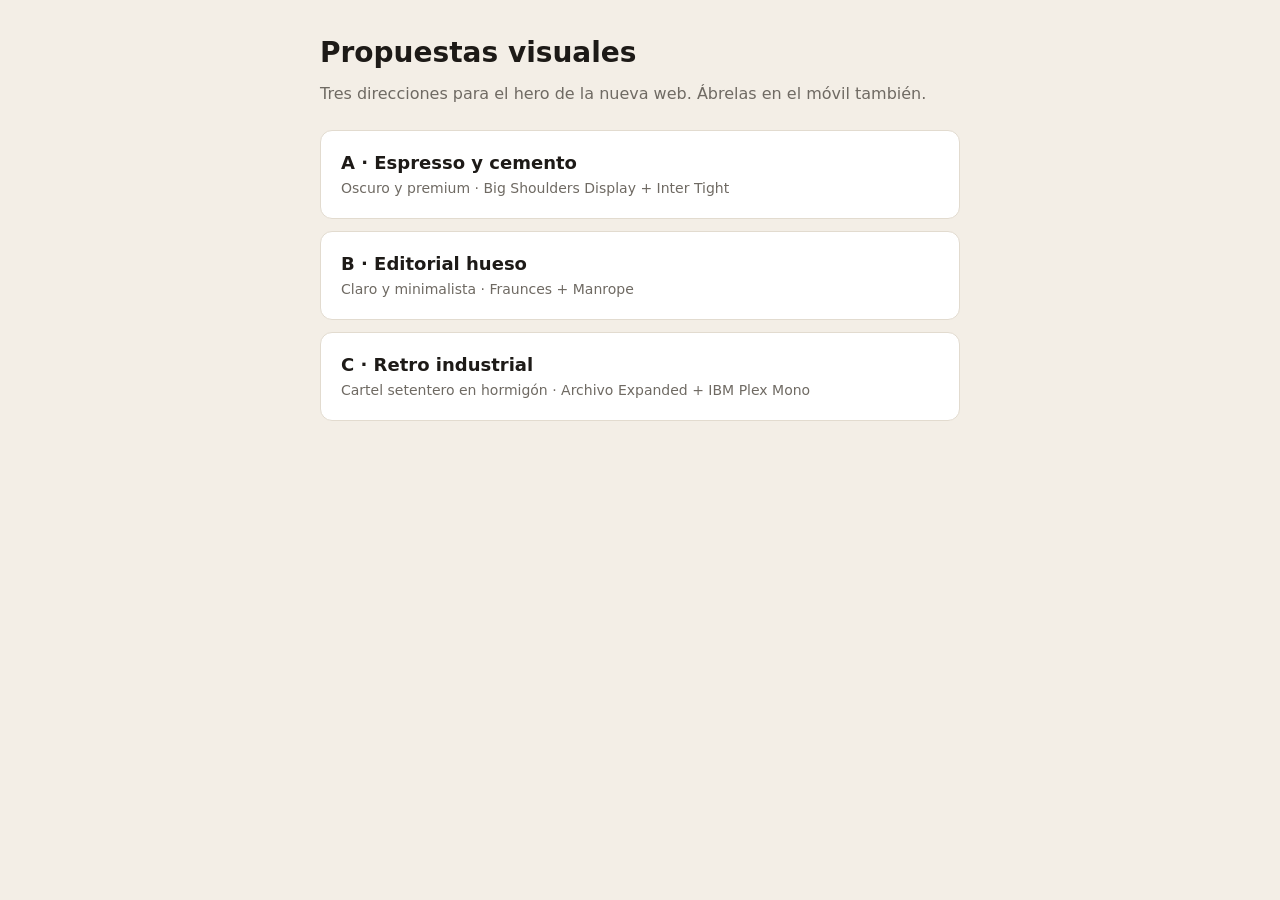
<file: propuestas/index.html>
<!doctype html>
<html lang="es">
<head>
  <meta charset="utf-8" />
  <meta name="viewport" content="width=device-width, initial-scale=1" />
  <title>Wonkru · Propuestas visuales</title>
  <style>
    body { margin: 0; padding: 32px 16px; background: #f3eee6; color: #1d1a17; font: 16px/1.5 system-ui, sans-serif; }
    main { max-width: 640px; margin: 0 auto; }
    h1 { font-size: 28px; margin: 0 0 8px; }
    p { color: #6f6a63; margin: 0 0 24px; }
    a { display: block; padding: 18px 20px; margin-bottom: 12px; background: #fff; border: 1px solid #e2dbcf; border-radius: 12px; color: inherit; text-decoration: none; }
    a:hover { border-color: #1d1a17; }
    a b { display: block; font-size: 18px; }
    a span { color: #6f6a63; font-size: 14px; }
  </style>
</head>
<body>
  <main>
    <h1>Propuestas visuales</h1>
    <p>Tres direcciones para el hero de la nueva web. Ábrelas en el móvil también.</p>
    <a href="a-oscuro-premium.html"><b>A · Espresso y cemento</b><span>Oscuro y premium · Big Shoulders Display + Inter Tight</span></a>
    <a href="b-editorial-claro.html"><b>B · Editorial hueso</b><span>Claro y minimalista · Fraunces + Manrope</span></a>
    <a href="c-retro-industrial.html"><b>C · Retro industrial</b><span>Cartel setentero en hormigón · Archivo Expanded + IBM Plex Mono</span></a>
  </main>
</body>
</html>
</file>
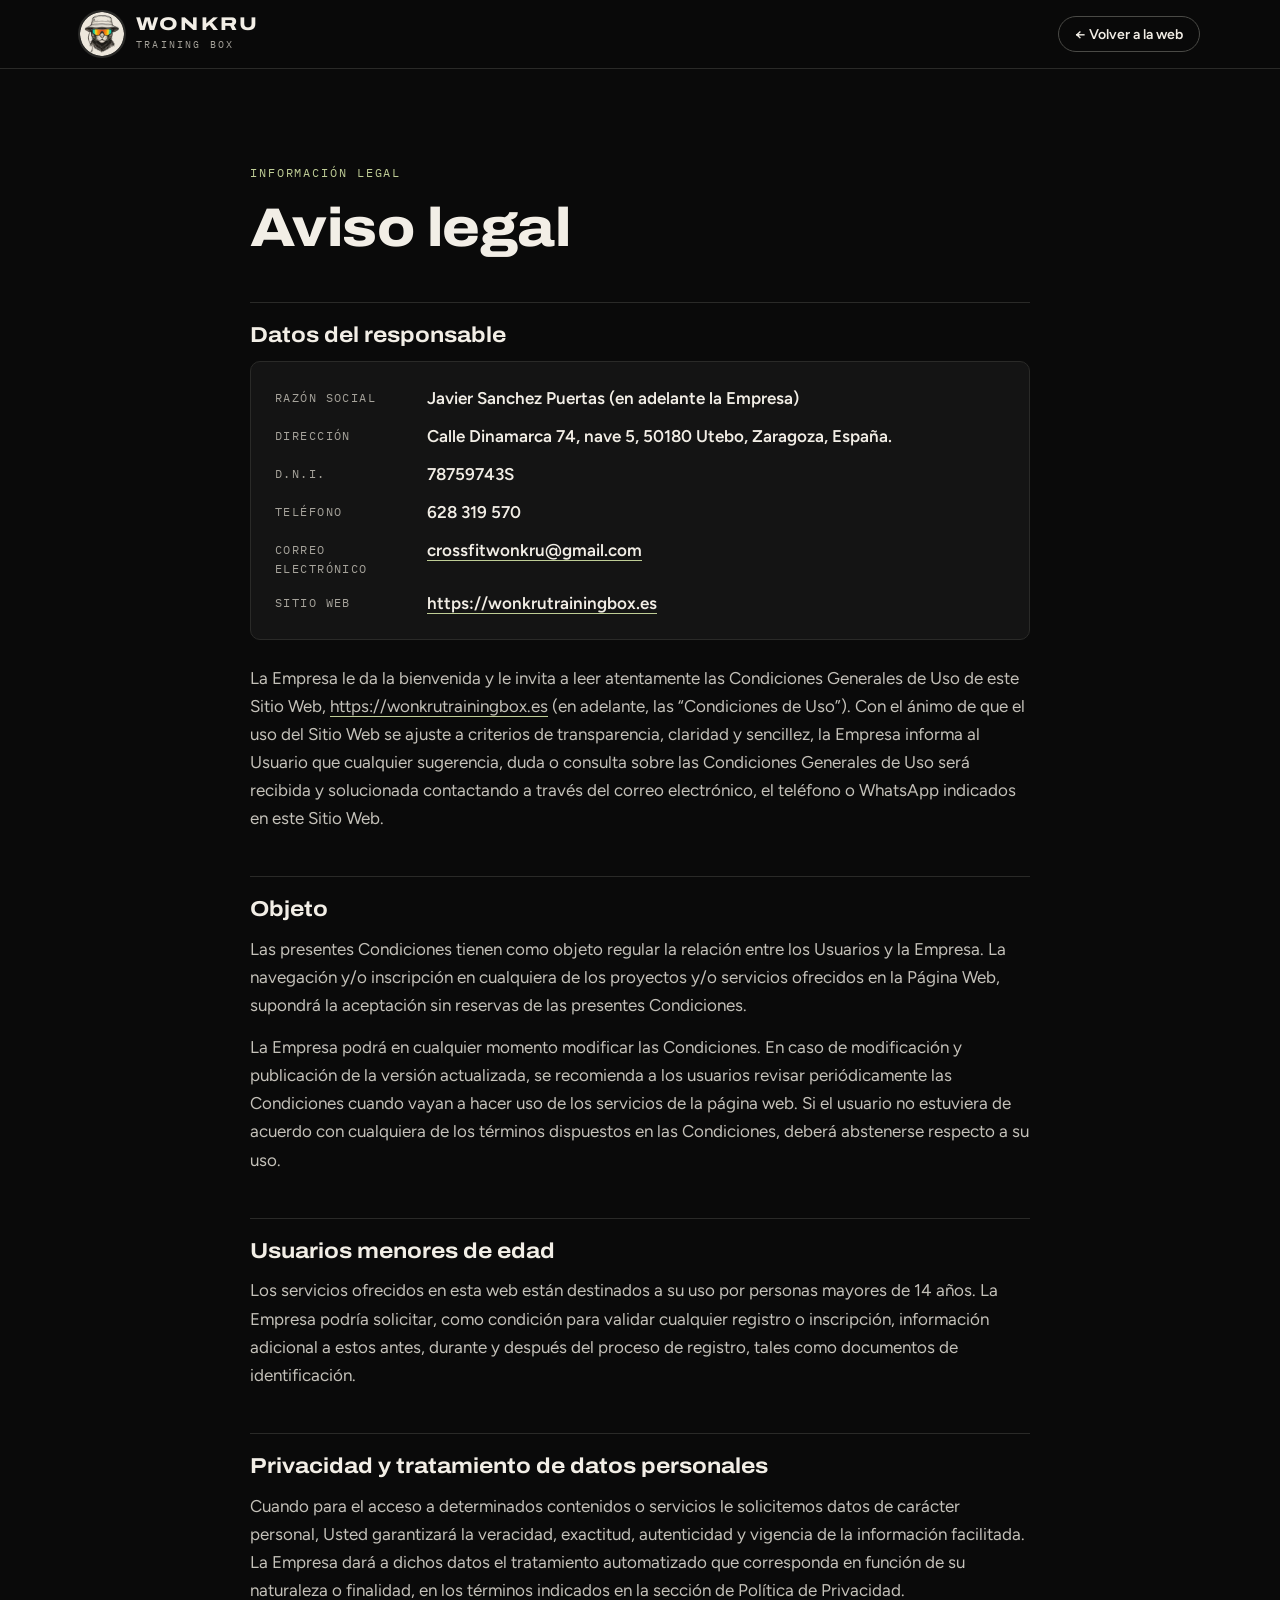
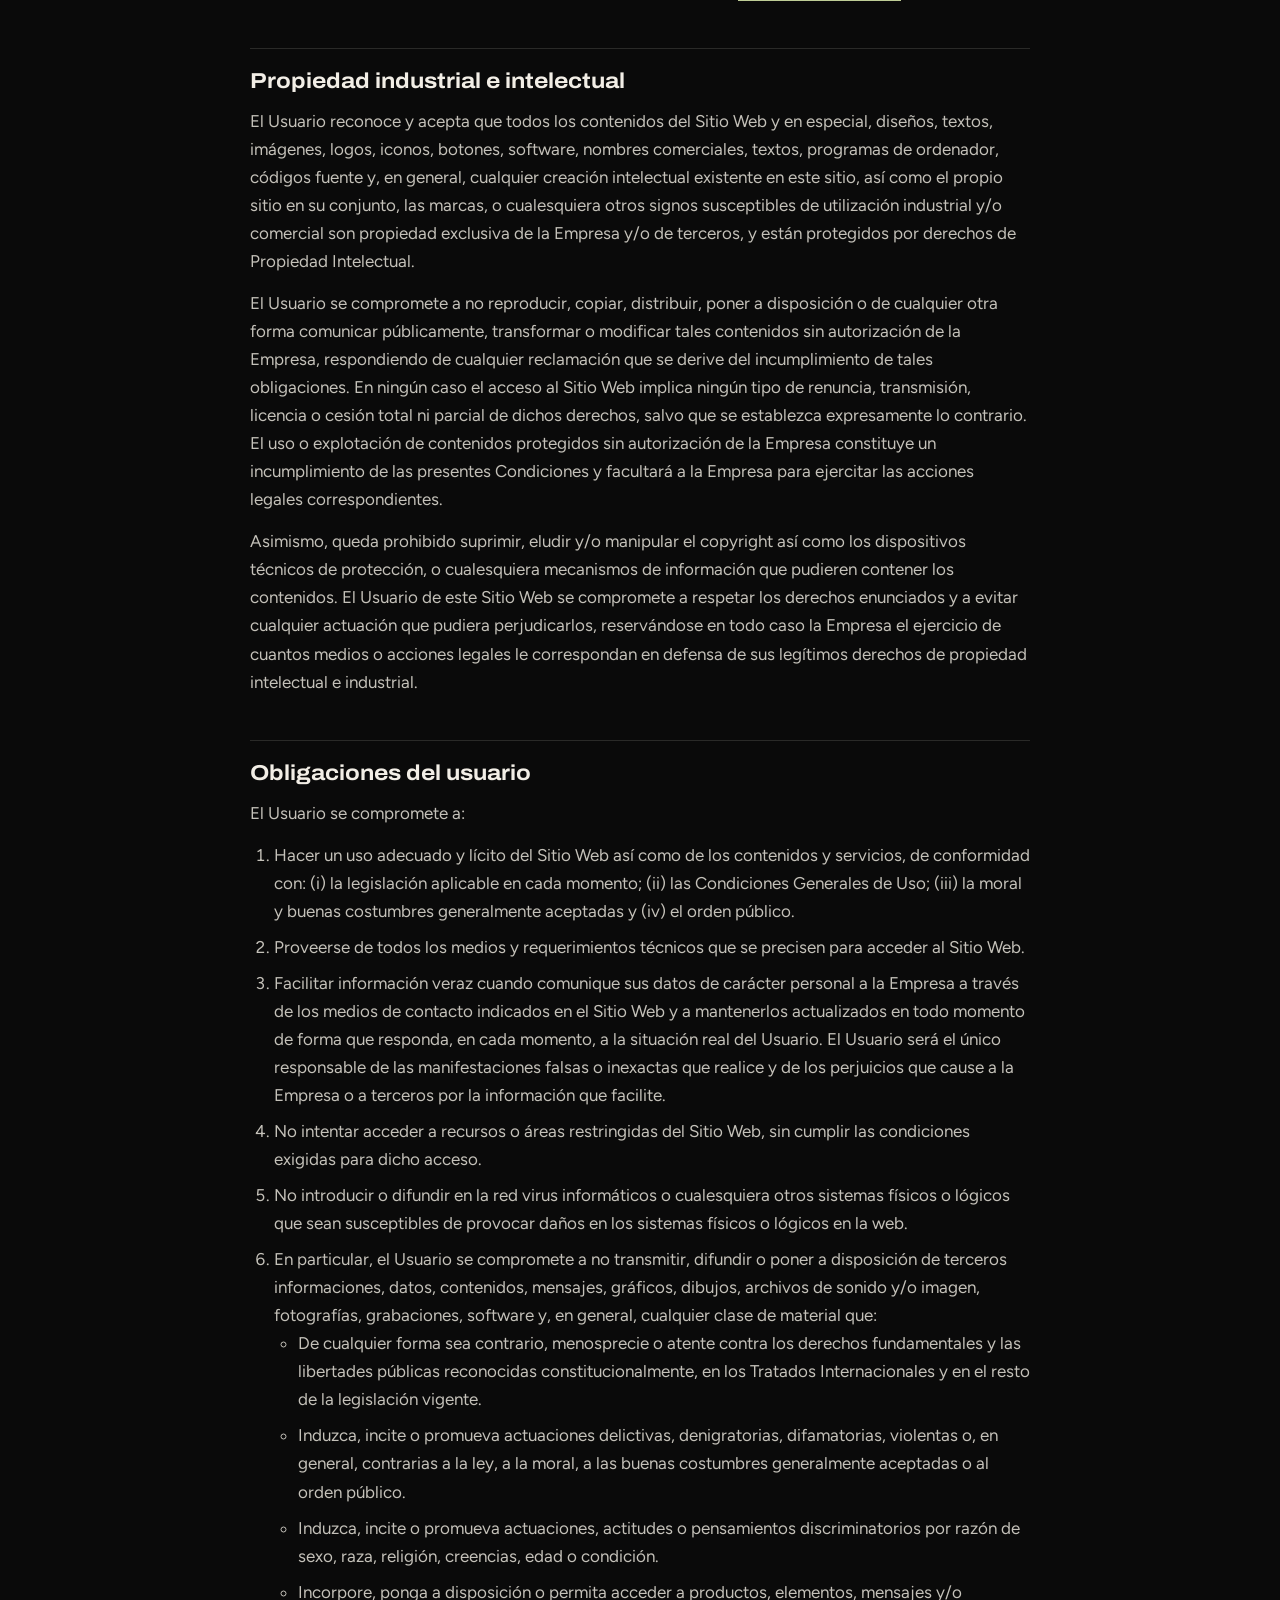
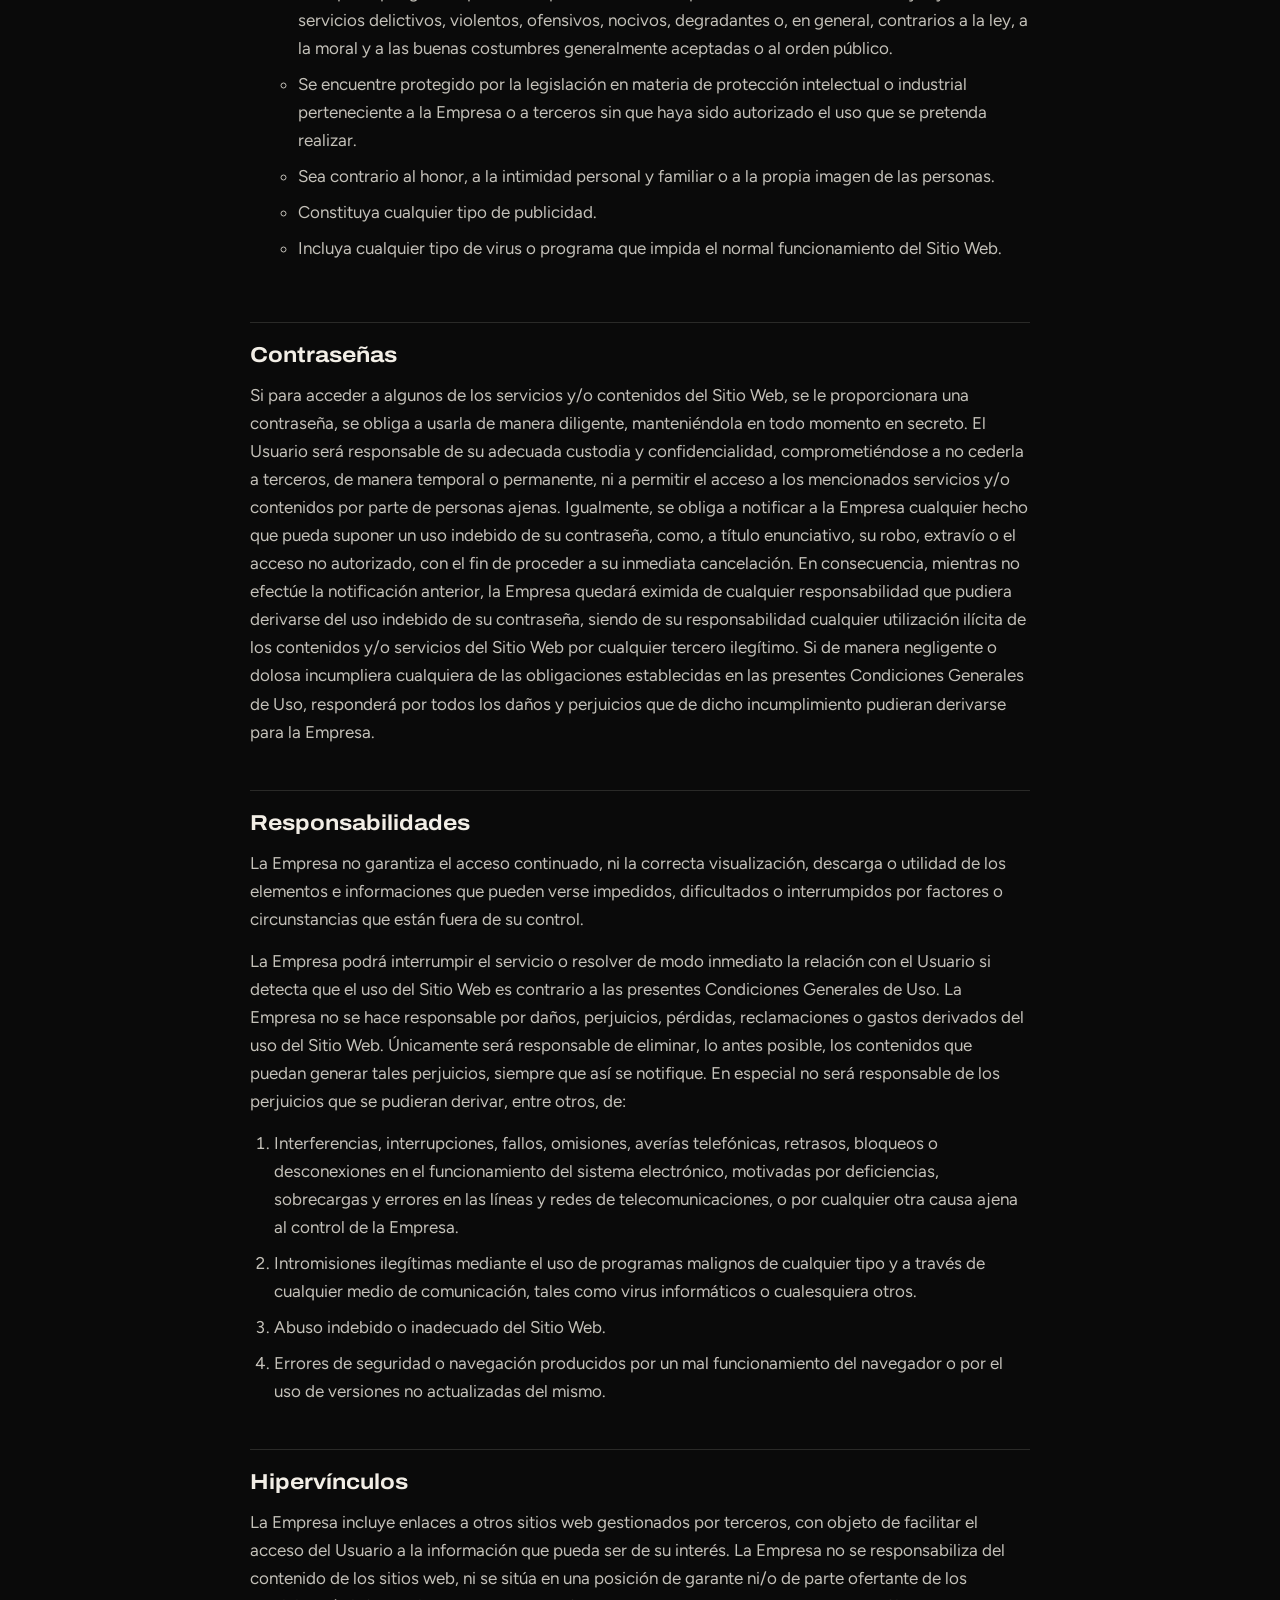
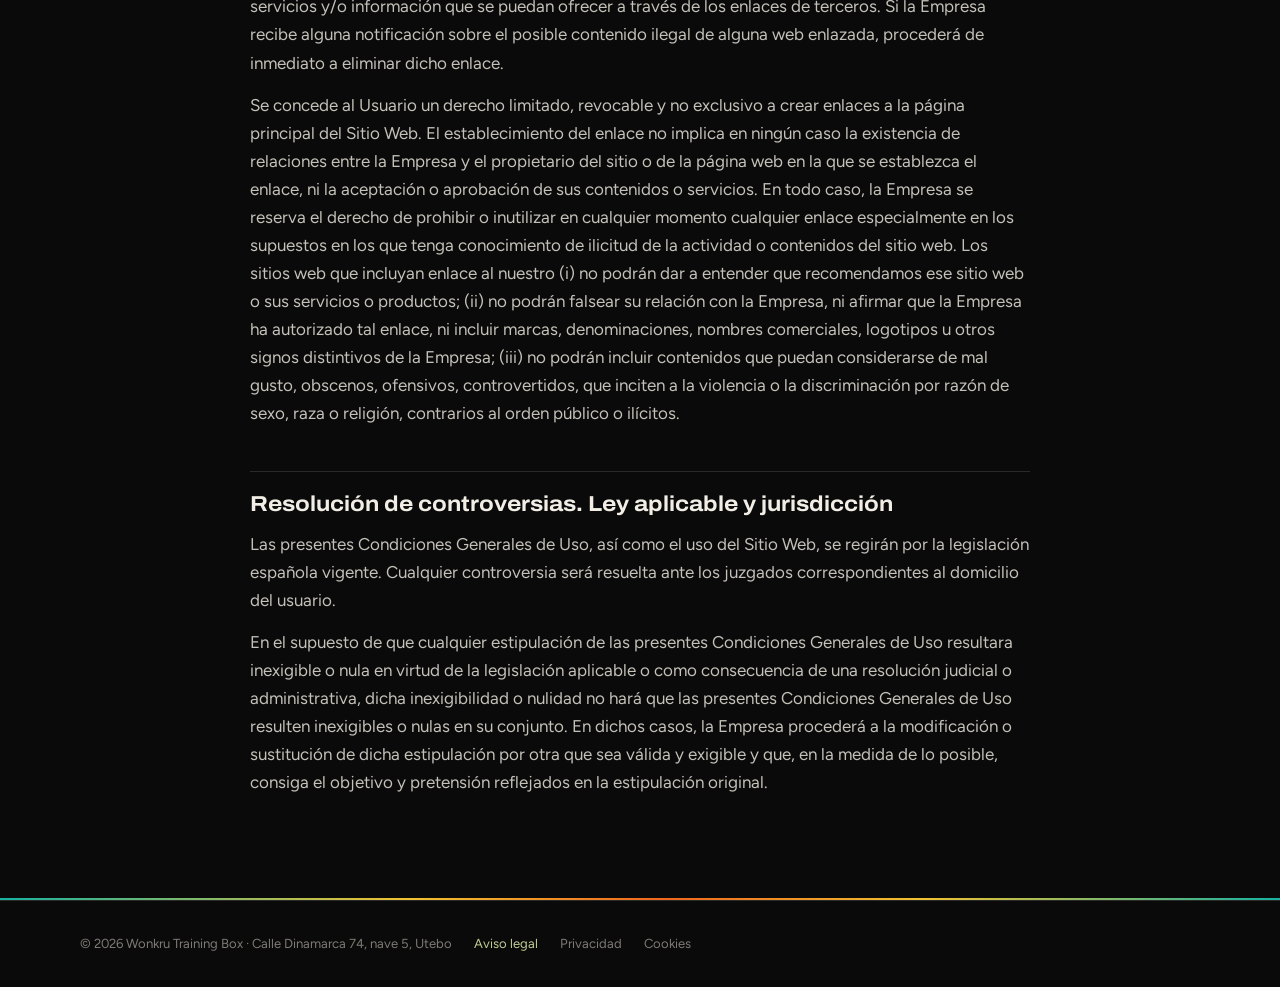
<file: aviso-legal.html>
<!doctype html>
<html lang="es">
<head>
<meta charset="utf-8">
<meta name="viewport" content="width=device-width,initial-scale=1,viewport-fit=cover">
<title>Aviso legal · Wonkru Training Box</title>
<meta name="description" content="Aviso legal y condiciones generales de uso de la web de Wonkru Training Box.">
<link rel="icon" href="cat-badge.webp" type="image/webp">
<link rel="preconnect" href="https://fonts.googleapis.com">
<link rel="preconnect" href="https://fonts.gstatic.com" crossorigin>
<link rel="stylesheet" href="https://fonts.googleapis.com/css2?family=Archivo:wdth,wght@100..125,500..800&family=Figtree:wght@400;500;600&family=IBM+Plex+Mono:wght@500&display=swap">
<link rel="stylesheet" href="legal.css">
</head>
<body>

<header class="top"><div class="wrap">
  <a class="brand" href="index.html"><img src="cat-badge.webp" width="240" height="240" alt=""><span><b>WONKRU</b><small>TRAINING BOX</small></span></a>
  <a class="btn" href="index.html">← Volver a la web</a>
</div></header>

<main class="doc"><div class="wrap">
  <span class="label">Información legal</span>
  <h1>Aviso legal</h1>

  <h2>Datos del responsable</h2>
  <dl class="data">
    <div><dt>Razón social</dt><dd>Javier Sanchez Puertas (en adelante la Empresa)</dd></div>
    <div><dt>Dirección</dt><dd>Calle Dinamarca 74, nave 5, 50180 Utebo, Zaragoza, España.</dd></div>
    <div><dt>D.N.I.</dt><dd>78759743S</dd></div>
    <div><dt>Teléfono</dt><dd>628 319 570</dd></div>
    <div><dt>Correo electrónico</dt><dd><a href="mailto:crossfitwonkru@gmail.com">crossfitwonkru@gmail.com</a></dd></div>
    <div><dt>Sitio web</dt><dd><a href="https://wonkrutrainingbox.es">https://wonkrutrainingbox.es</a></dd></div>
  </dl>

  <p>La Empresa le da la bienvenida y le invita a leer atentamente las Condiciones Generales de Uso de este Sitio Web, <a href="https://wonkrutrainingbox.es">https://wonkrutrainingbox.es</a> (en adelante, las “Condiciones de Uso”). Con el ánimo de que el uso del Sitio Web se ajuste a criterios de transparencia, claridad y sencillez, la Empresa informa al Usuario que cualquier sugerencia, duda o consulta sobre las Condiciones Generales de Uso será recibida y solucionada contactando a través del correo electrónico, el teléfono o WhatsApp indicados en este Sitio Web.</p>

  <h2>Objeto</h2>
  <p>Las presentes Condiciones tienen como objeto regular la relación entre los Usuarios y la Empresa. La navegación y/o inscripción en cualquiera de los proyectos y/o servicios ofrecidos en la Página Web, supondrá la aceptación sin reservas de las presentes Condiciones.</p>
  <p>La Empresa podrá en cualquier momento modificar las Condiciones. En caso de modificación y publicación de la versión actualizada, se recomienda a los usuarios revisar periódicamente las Condiciones cuando vayan a hacer uso de los servicios de la página web. Si el usuario no estuviera de acuerdo con cualquiera de los términos dispuestos en las Condiciones, deberá abstenerse respecto a su uso.</p>

  <h2>Usuarios menores de edad</h2>
  <p>Los servicios ofrecidos en esta web están destinados a su uso por personas mayores de 14 años. La Empresa podría solicitar, como condición para validar cualquier registro o inscripción, información adicional a estos antes, durante y después del proceso de registro, tales como documentos de identificación.</p>

  <h2>Privacidad y tratamiento de datos personales</h2>
  <p>Cuando para el acceso a determinados contenidos o servicios le solicitemos datos de carácter personal, Usted garantizará la veracidad, exactitud, autenticidad y vigencia de la información facilitada. La Empresa dará a dichos datos el tratamiento automatizado que corresponda en función de su naturaleza o finalidad, en los términos indicados en la sección de <a href="privacidad.html">Política de Privacidad</a>.</p>

  <h2>Propiedad industrial e intelectual</h2>
  <p>El Usuario reconoce y acepta que todos los contenidos del Sitio Web y en especial, diseños, textos, imágenes, logos, iconos, botones, software, nombres comerciales, textos, programas de ordenador, códigos fuente y, en general, cualquier creación intelectual existente en este sitio, así como el propio sitio en su conjunto, las marcas, o cualesquiera otros signos susceptibles de utilización industrial y/o comercial son propiedad exclusiva de la Empresa y/o de terceros, y están protegidos por derechos de Propiedad Intelectual.</p>
  <p>El Usuario se compromete a no reproducir, copiar, distribuir, poner a disposición o de cualquier otra forma comunicar públicamente, transformar o modificar tales contenidos sin autorización de la Empresa, respondiendo de cualquier reclamación que se derive del incumplimiento de tales obligaciones. En ningún caso el acceso al Sitio Web implica ningún tipo de renuncia, transmisión, licencia o cesión total ni parcial de dichos derechos, salvo que se establezca expresamente lo contrario. El uso o explotación de contenidos protegidos sin autorización de la Empresa constituye un incumplimiento de las presentes Condiciones y facultará a la Empresa para ejercitar las acciones legales correspondientes.</p>
  <p>Asimismo, queda prohibido suprimir, eludir y/o manipular el copyright así como los dispositivos técnicos de protección, o cualesquiera mecanismos de información que pudieren contener los contenidos. El Usuario de este Sitio Web se compromete a respetar los derechos enunciados y a evitar cualquier actuación que pudiera perjudicarlos, reservándose en todo caso la Empresa el ejercicio de cuantos medios o acciones legales le correspondan en defensa de sus legítimos derechos de propiedad intelectual e industrial.</p>

  <h2>Obligaciones del usuario</h2>
  <p>El Usuario se compromete a:</p>
  <ol>
    <li>Hacer un uso adecuado y lícito del Sitio Web así como de los contenidos y servicios, de conformidad con: (i) la legislación aplicable en cada momento; (ii) las Condiciones Generales de Uso; (iii) la moral y buenas costumbres generalmente aceptadas y (iv) el orden público.</li>
    <li>Proveerse de todos los medios y requerimientos técnicos que se precisen para acceder al Sitio Web.</li>
    <li>Facilitar información veraz cuando comunique sus datos de carácter personal a la Empresa a través de los medios de contacto indicados en el Sitio Web y a mantenerlos actualizados en todo momento de forma que responda, en cada momento, a la situación real del Usuario. El Usuario será el único responsable de las manifestaciones falsas o inexactas que realice y de los perjuicios que cause a la Empresa o a terceros por la información que facilite.</li>
    <li>No intentar acceder a recursos o áreas restringidas del Sitio Web, sin cumplir las condiciones exigidas para dicho acceso.</li>
    <li>No introducir o difundir en la red virus informáticos o cualesquiera otros sistemas físicos o lógicos que sean susceptibles de provocar daños en los sistemas físicos o lógicos en la web.</li>
    <li>En particular, el Usuario se compromete a no transmitir, difundir o poner a disposición de terceros informaciones, datos, contenidos, mensajes, gráficos, dibujos, archivos de sonido y/o imagen, fotografías, grabaciones, software y, en general, cualquier clase de material que:
      <ul>
        <li>De cualquier forma sea contrario, menosprecie o atente contra los derechos fundamentales y las libertades públicas reconocidas constitucionalmente, en los Tratados Internacionales y en el resto de la legislación vigente.</li>
        <li>Induzca, incite o promueva actuaciones delictivas, denigratorias, difamatorias, violentas o, en general, contrarias a la ley, a la moral, a las buenas costumbres generalmente aceptadas o al orden público.</li>
        <li>Induzca, incite o promueva actuaciones, actitudes o pensamientos discriminatorios por razón de sexo, raza, religión, creencias, edad o condición.</li>
        <li>Incorpore, ponga a disposición o permita acceder a productos, elementos, mensajes y/o servicios delictivos, violentos, ofensivos, nocivos, degradantes o, en general, contrarios a la ley, a la moral y a las buenas costumbres generalmente aceptadas o al orden público.</li>
        <li>Se encuentre protegido por la legislación en materia de protección intelectual o industrial perteneciente a la Empresa o a terceros sin que haya sido autorizado el uso que se pretenda realizar.</li>
        <li>Sea contrario al honor, a la intimidad personal y familiar o a la propia imagen de las personas.</li>
        <li>Constituya cualquier tipo de publicidad.</li>
        <li>Incluya cualquier tipo de virus o programa que impida el normal funcionamiento del Sitio Web.</li>
      </ul>
    </li>
  </ol>

  <h2>Contraseñas</h2>
  <p>Si para acceder a algunos de los servicios y/o contenidos del Sitio Web, se le proporcionara una contraseña, se obliga a usarla de manera diligente, manteniéndola en todo momento en secreto. El Usuario será responsable de su adecuada custodia y confidencialidad, comprometiéndose a no cederla a terceros, de manera temporal o permanente, ni a permitir el acceso a los mencionados servicios y/o contenidos por parte de personas ajenas. Igualmente, se obliga a notificar a la Empresa cualquier hecho que pueda suponer un uso indebido de su contraseña, como, a título enunciativo, su robo, extravío o el acceso no autorizado, con el fin de proceder a su inmediata cancelación. En consecuencia, mientras no efectúe la notificación anterior, la Empresa quedará eximida de cualquier responsabilidad que pudiera derivarse del uso indebido de su contraseña, siendo de su responsabilidad cualquier utilización ilícita de los contenidos y/o servicios del Sitio Web por cualquier tercero ilegítimo. Si de manera negligente o dolosa incumpliera cualquiera de las obligaciones establecidas en las presentes Condiciones Generales de Uso, responderá por todos los daños y perjuicios que de dicho incumplimiento pudieran derivarse para la Empresa.</p>

  <h2>Responsabilidades</h2>
  <p>La Empresa no garantiza el acceso continuado, ni la correcta visualización, descarga o utilidad de los elementos e informaciones que pueden verse impedidos, dificultados o interrumpidos por factores o circunstancias que están fuera de su control.</p>
  <p>La Empresa podrá interrumpir el servicio o resolver de modo inmediato la relación con el Usuario si detecta que el uso del Sitio Web es contrario a las presentes Condiciones Generales de Uso. La Empresa no se hace responsable por daños, perjuicios, pérdidas, reclamaciones o gastos derivados del uso del Sitio Web. Únicamente será responsable de eliminar, lo antes posible, los contenidos que puedan generar tales perjuicios, siempre que así se notifique. En especial no será responsable de los perjuicios que se pudieran derivar, entre otros, de:</p>
  <ol>
    <li>Interferencias, interrupciones, fallos, omisiones, averías telefónicas, retrasos, bloqueos o desconexiones en el funcionamiento del sistema electrónico, motivadas por deficiencias, sobrecargas y errores en las líneas y redes de telecomunicaciones, o por cualquier otra causa ajena al control de la Empresa.</li>
    <li>Intromisiones ilegítimas mediante el uso de programas malignos de cualquier tipo y a través de cualquier medio de comunicación, tales como virus informáticos o cualesquiera otros.</li>
    <li>Abuso indebido o inadecuado del Sitio Web.</li>
    <li>Errores de seguridad o navegación producidos por un mal funcionamiento del navegador o por el uso de versiones no actualizadas del mismo.</li>
  </ol>

  <h2>Hipervínculos</h2>
  <p>La Empresa incluye enlaces a otros sitios web gestionados por terceros, con objeto de facilitar el acceso del Usuario a la información que pueda ser de su interés. La Empresa no se responsabiliza del contenido de los sitios web, ni se sitúa en una posición de garante ni/o de parte ofertante de los servicios y/o información que se puedan ofrecer a través de los enlaces de terceros. Si la Empresa recibe alguna notificación sobre el posible contenido ilegal de alguna web enlazada, procederá de inmediato a eliminar dicho enlace.</p>
  <p>Se concede al Usuario un derecho limitado, revocable y no exclusivo a crear enlaces a la página principal del Sitio Web. El establecimiento del enlace no implica en ningún caso la existencia de relaciones entre la Empresa y el propietario del sitio o de la página web en la que se establezca el enlace, ni la aceptación o aprobación de sus contenidos o servicios. En todo caso, la Empresa se reserva el derecho de prohibir o inutilizar en cualquier momento cualquier enlace especialmente en los supuestos en los que tenga conocimiento de ilicitud de la actividad o contenidos del sitio web. Los sitios web que incluyan enlace al nuestro (i) no podrán dar a entender que recomendamos ese sitio web o sus servicios o productos; (ii) no podrán falsear su relación con la Empresa, ni afirmar que la Empresa ha autorizado tal enlace, ni incluir marcas, denominaciones, nombres comerciales, logotipos u otros signos distintivos de la Empresa; (iii) no podrán incluir contenidos que puedan considerarse de mal gusto, obscenos, ofensivos, controvertidos, que inciten a la violencia o la discriminación por razón de sexo, raza o religión, contrarios al orden público o ilícitos.</p>

  <h2>Resolución de controversias. Ley aplicable y jurisdicción</h2>
  <p>Las presentes Condiciones Generales de Uso, así como el uso del Sitio Web, se regirán por la legislación española vigente. Cualquier controversia será resuelta ante los juzgados correspondientes al domicilio del usuario.</p>
  <p>En el supuesto de que cualquier estipulación de las presentes Condiciones Generales de Uso resultara inexigible o nula en virtud de la legislación aplicable o como consecuencia de una resolución judicial o administrativa, dicha inexigibilidad o nulidad no hará que las presentes Condiciones Generales de Uso resulten inexigibles o nulas en su conjunto. En dichos casos, la Empresa procederá a la modificación o sustitución de dicha estipulación por otra que sea válida y exigible y que, en la medida de lo posible, consiga el objetivo y pretensión reflejados en la estipulación original.</p>
</div></main>

<hr class="rule">
<footer><div class="wrap">
  <div class="legal"><span>© 2026 Wonkru Training Box · Calle Dinamarca 74, nave 5, Utebo</span><a href="aviso-legal.html" aria-current="page">Aviso legal</a><a href="privacidad.html">Privacidad</a><a href="cookies.html">Cookies</a></div>
</div></footer>

</body>
</html>
</file>
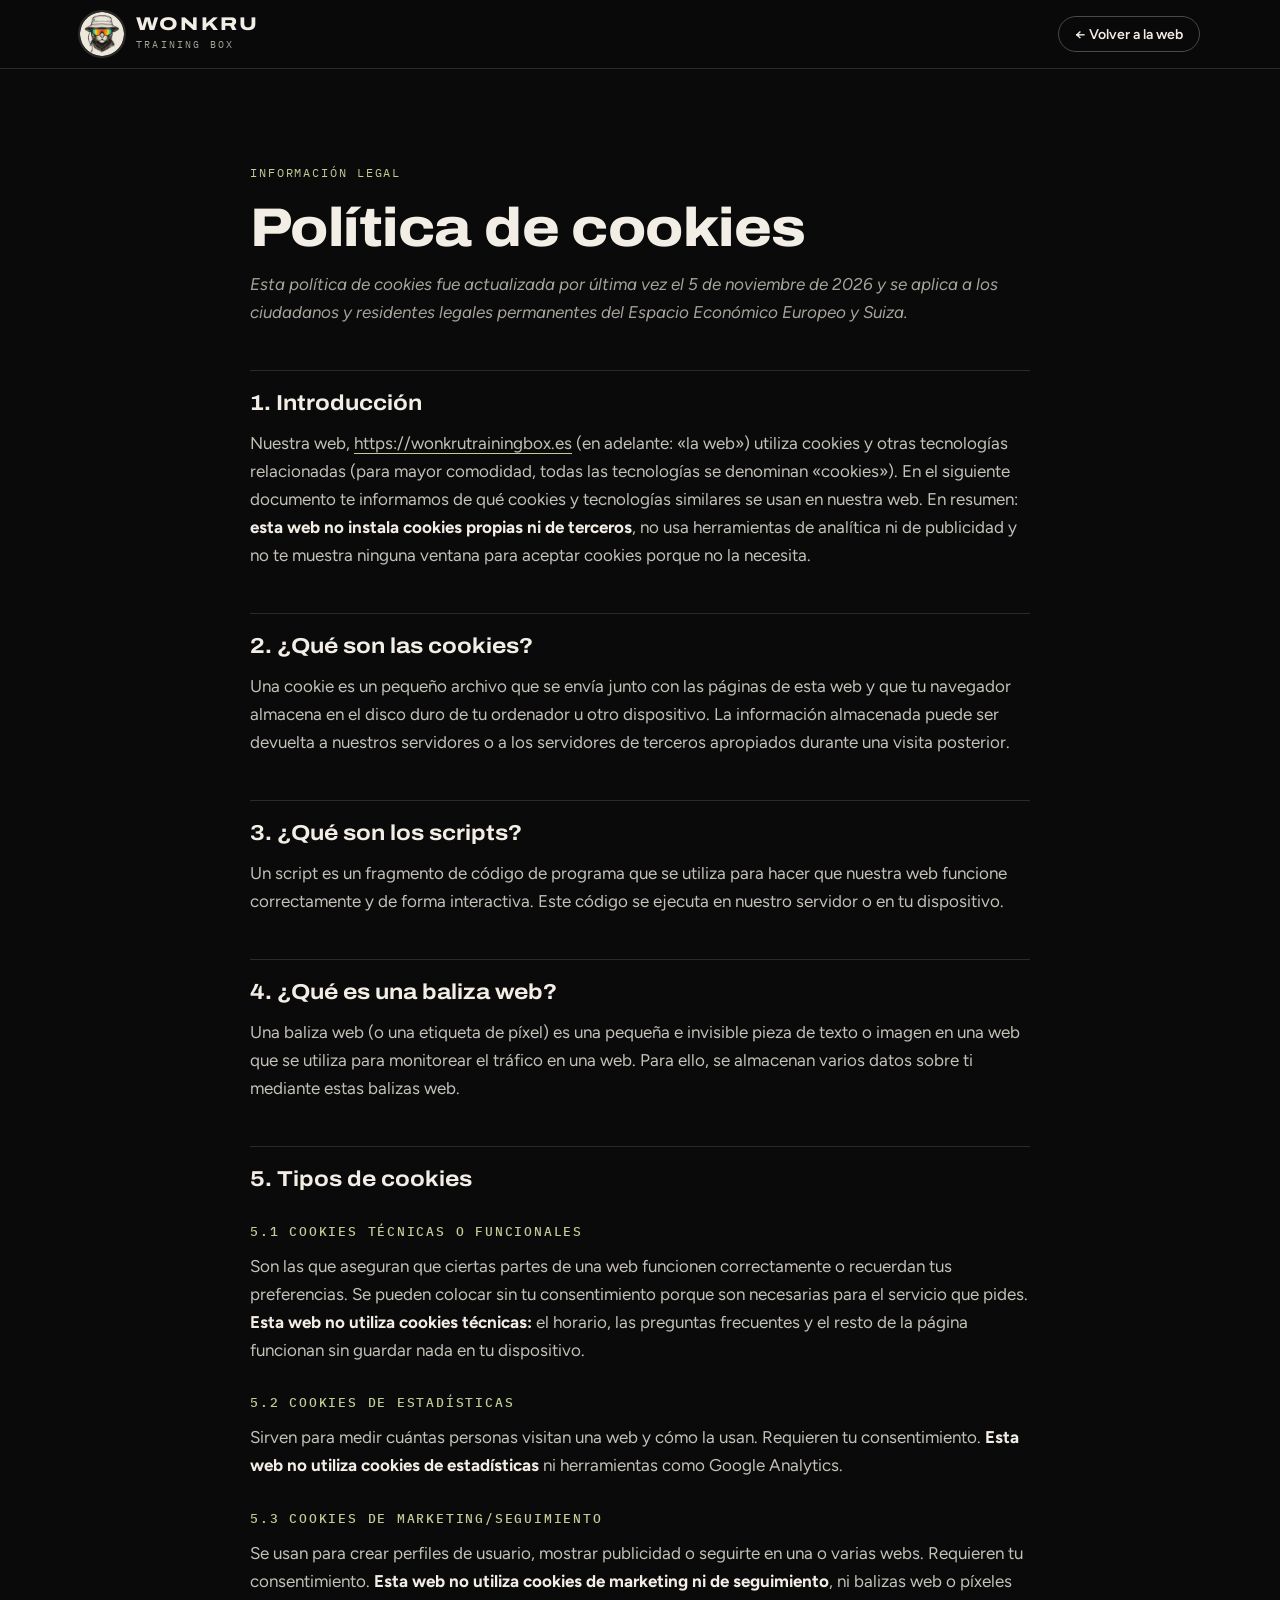
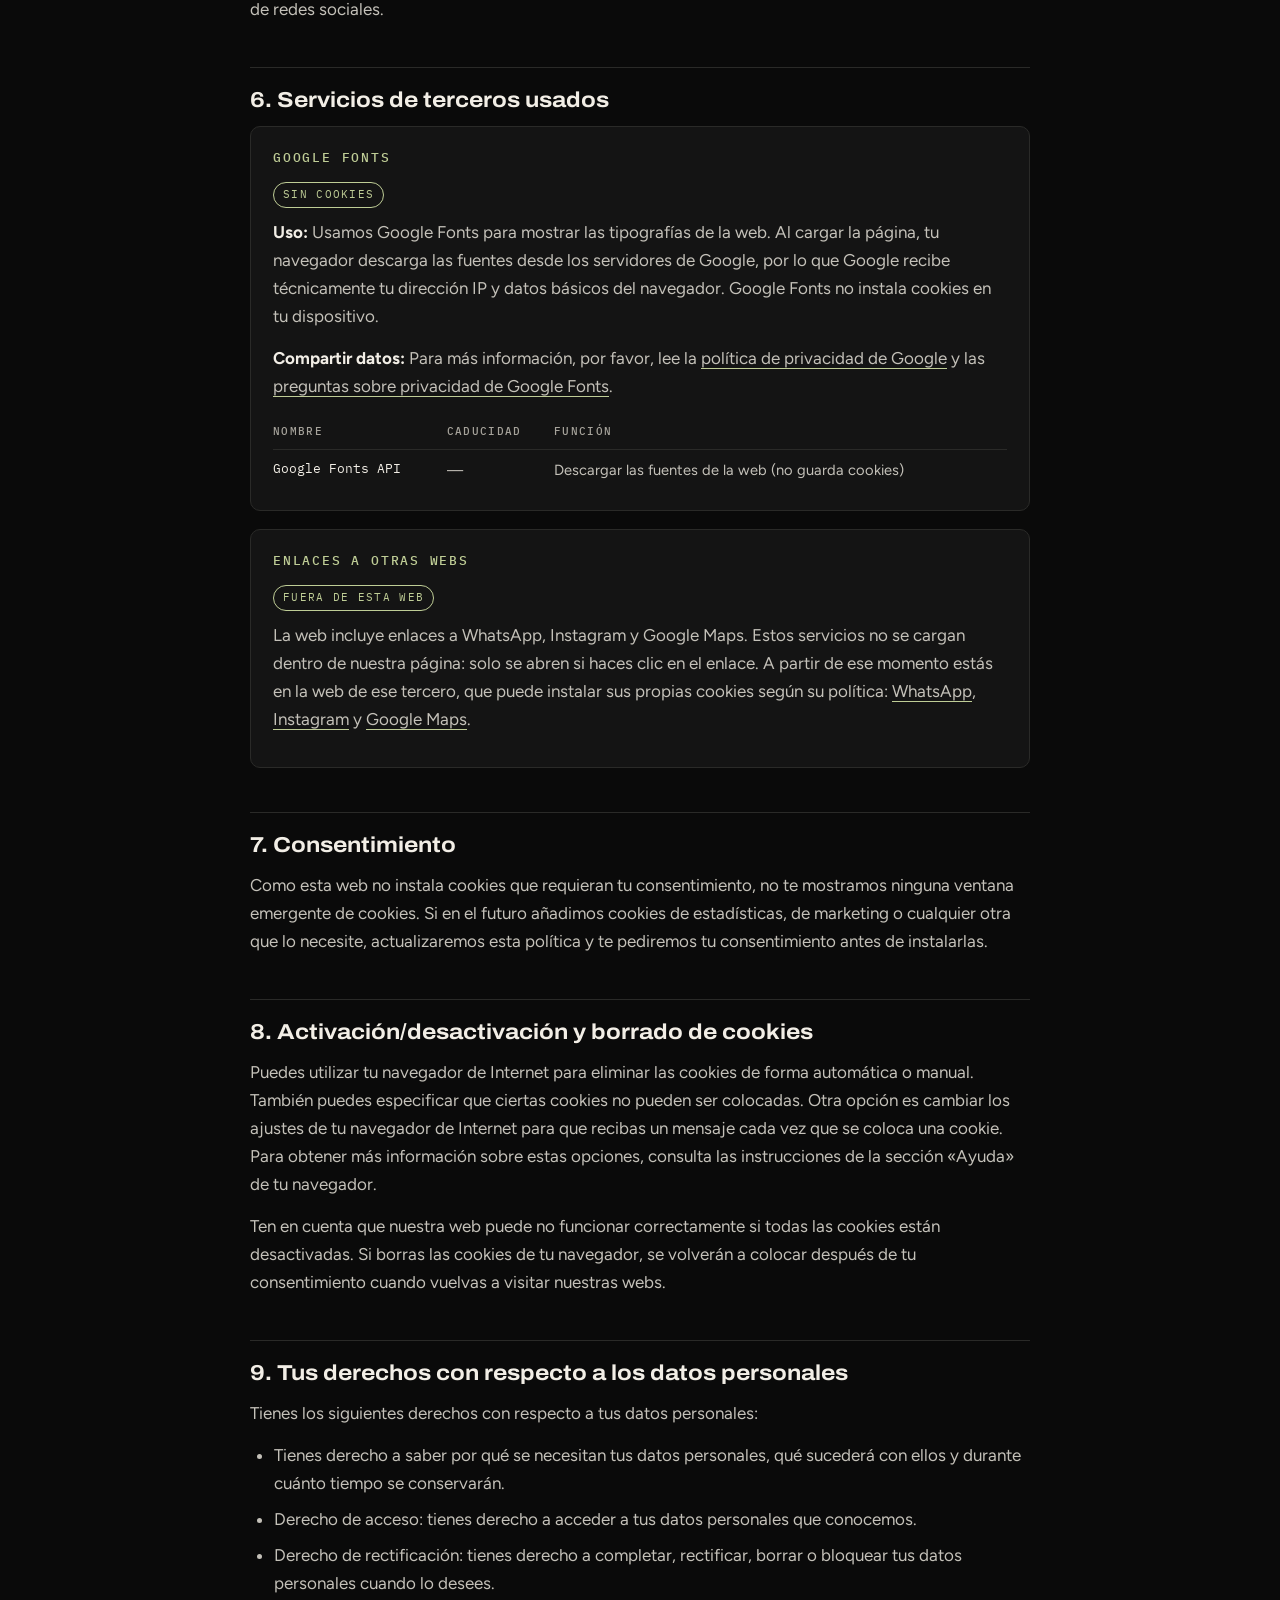
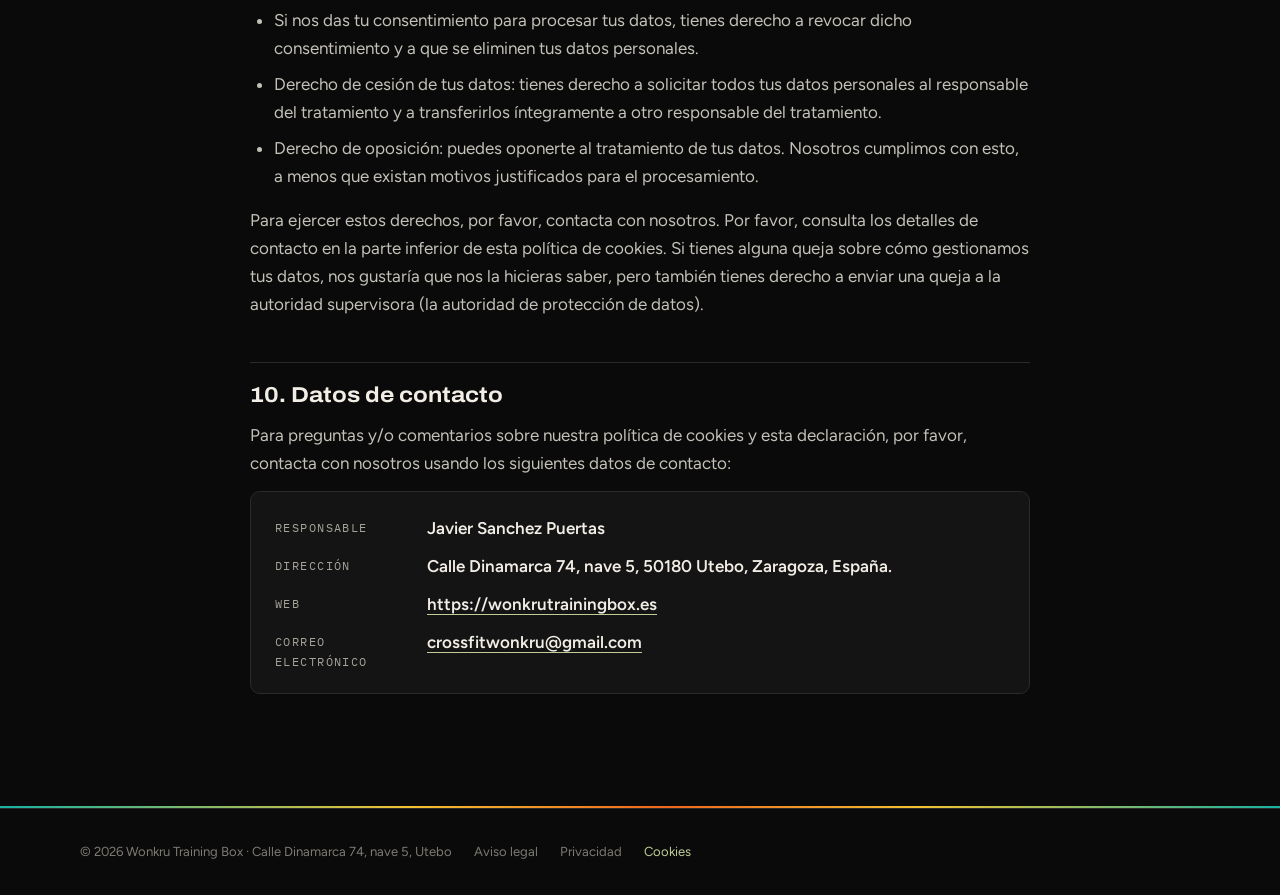
<file: cookies.html>
<!doctype html>
<html lang="es">
<head>
<meta charset="utf-8">
<meta name="viewport" content="width=device-width,initial-scale=1,viewport-fit=cover">
<title>Política de cookies · Wonkru Training Box</title>
<meta name="description" content="Política de cookies de la web de Wonkru Training Box.">
<link rel="icon" href="cat-badge.webp" type="image/webp">
<link rel="preconnect" href="https://fonts.googleapis.com">
<link rel="preconnect" href="https://fonts.gstatic.com" crossorigin>
<link rel="stylesheet" href="https://fonts.googleapis.com/css2?family=Archivo:wdth,wght@100..125,500..800&family=Figtree:wght@400;500;600&family=IBM+Plex+Mono:wght@500&display=swap">
<link rel="stylesheet" href="legal.css">
</head>
<body>

<header class="top"><div class="wrap">
  <a class="brand" href="index.html"><img src="cat-badge.webp" width="240" height="240" alt=""><span><b>WONKRU</b><small>TRAINING BOX</small></span></a>
  <a class="btn" href="index.html">← Volver a la web</a>
</div></header>

<main class="doc"><div class="wrap">
  <span class="label">Información legal</span>
  <h1>Política de cookies</h1>
  <p class="intro"><em>Esta política de cookies fue actualizada por última vez el 5 de noviembre de 2026 y se aplica a los ciudadanos y residentes legales permanentes del Espacio Económico Europeo y Suiza.</em></p>

  <h2>1. Introducción</h2>
  <p>Nuestra web, <a href="https://wonkrutrainingbox.es">https://wonkrutrainingbox.es</a> (en adelante: «la web») utiliza cookies y otras tecnologías relacionadas (para mayor comodidad, todas las tecnologías se denominan «cookies»). En el siguiente documento te informamos de qué cookies y tecnologías similares se usan en nuestra web. En resumen: <strong>esta web no instala cookies propias ni de terceros</strong>, no usa herramientas de analítica ni de publicidad y no te muestra ninguna ventana para aceptar cookies porque no la necesita.</p>

  <h2>2. ¿Qué son las cookies?</h2>
  <p>Una cookie es un pequeño archivo que se envía junto con las páginas de esta web y que tu navegador almacena en el disco duro de tu ordenador u otro dispositivo. La información almacenada puede ser devuelta a nuestros servidores o a los servidores de terceros apropiados durante una visita posterior.</p>

  <h2>3. ¿Qué son los scripts?</h2>
  <p>Un script es un fragmento de código de programa que se utiliza para hacer que nuestra web funcione correctamente y de forma interactiva. Este código se ejecuta en nuestro servidor o en tu dispositivo.</p>

  <h2>4. ¿Qué es una baliza web?</h2>
  <p>Una baliza web (o una etiqueta de píxel) es una pequeña e invisible pieza de texto o imagen en una web que se utiliza para monitorear el tráfico en una web. Para ello, se almacenan varios datos sobre ti mediante estas balizas web.</p>

  <h2>5. Tipos de cookies</h2>
  <h3>5.1 Cookies técnicas o funcionales</h3>
  <p>Son las que aseguran que ciertas partes de una web funcionen correctamente o recuerdan tus preferencias. Se pueden colocar sin tu consentimiento porque son necesarias para el servicio que pides. <strong>Esta web no utiliza cookies técnicas:</strong> el horario, las preguntas frecuentes y el resto de la página funcionan sin guardar nada en tu dispositivo.</p>
  <h3>5.2 Cookies de estadísticas</h3>
  <p>Sirven para medir cuántas personas visitan una web y cómo la usan. Requieren tu consentimiento. <strong>Esta web no utiliza cookies de estadísticas</strong> ni herramientas como Google Analytics.</p>
  <h3>5.3 Cookies de marketing/seguimiento</h3>
  <p>Se usan para crear perfiles de usuario, mostrar publicidad o seguirte en una o varias webs. Requieren tu consentimiento. <strong>Esta web no utiliza cookies de marketing ni de seguimiento</strong>, ni balizas web o píxeles de redes sociales.</p>

  <h2>6. Servicios de terceros usados</h2>
  <div class="svc">
    <h3>Google Fonts</h3>
    <span class="cat">Sin cookies</span>
    <p><strong>Uso:</strong> Usamos Google Fonts para mostrar las tipografías de la web. Al cargar la página, tu navegador descarga las fuentes desde los servidores de Google, por lo que Google recibe técnicamente tu dirección IP y datos básicos del navegador. Google Fonts no instala cookies en tu dispositivo.</p>
    <p><strong>Compartir datos:</strong> Para más información, por favor, lee la <a href="https://policies.google.com/privacy" target="_blank" rel="noopener">política de privacidad de Google</a> y las <a href="https://developers.google.com/fonts/faq/privacy" target="_blank" rel="noopener">preguntas sobre privacidad de Google Fonts</a>.</p>
    <div class="tbl"><table><thead><tr><th>Nombre</th><th>Caducidad</th><th>Función</th></tr></thead><tbody><tr><td>Google Fonts API</td><td>—</td><td>Descargar las fuentes de la web (no guarda cookies)</td></tr></tbody></table></div>
  </div>
  <div class="svc">
    <h3>Enlaces a otras webs</h3>
    <span class="cat">Fuera de esta web</span>
    <p>La web incluye enlaces a WhatsApp, Instagram y Google Maps. Estos servicios no se cargan dentro de nuestra página: solo se abren si haces clic en el enlace. A partir de ese momento estás en la web de ese tercero, que puede instalar sus propias cookies según su política: <a href="https://www.whatsapp.com/legal/privacy-policy-eea" target="_blank" rel="noopener">WhatsApp</a>, <a href="https://privacycenter.instagram.com/policy" target="_blank" rel="noopener">Instagram</a> y <a href="https://policies.google.com/privacy" target="_blank" rel="noopener">Google Maps</a>.</p>
  </div>

  <h2>7. Consentimiento</h2>
  <p>Como esta web no instala cookies que requieran tu consentimiento, no te mostramos ninguna ventana emergente de cookies. Si en el futuro añadimos cookies de estadísticas, de marketing o cualquier otra que lo necesite, actualizaremos esta política y te pediremos tu consentimiento antes de instalarlas.</p>

  <h2>8. Activación/desactivación y borrado de cookies</h2>
  <p>Puedes utilizar tu navegador de Internet para eliminar las cookies de forma automática o manual. También puedes especificar que ciertas cookies no pueden ser colocadas. Otra opción es cambiar los ajustes de tu navegador de Internet para que recibas un mensaje cada vez que se coloca una cookie. Para obtener más información sobre estas opciones, consulta las instrucciones de la sección «Ayuda» de tu navegador.</p>
  <p>Ten en cuenta que nuestra web puede no funcionar correctamente si todas las cookies están desactivadas. Si borras las cookies de tu navegador, se volverán a colocar después de tu consentimiento cuando vuelvas a visitar nuestras webs.</p>

  <h2>9. Tus derechos con respecto a los datos personales</h2>
  <p>Tienes los siguientes derechos con respecto a tus datos personales:</p>
  <ul>
    <li>Tienes derecho a saber por qué se necesitan tus datos personales, qué sucederá con ellos y durante cuánto tiempo se conservarán.</li>
    <li>Derecho de acceso: tienes derecho a acceder a tus datos personales que conocemos.</li>
    <li>Derecho de rectificación: tienes derecho a completar, rectificar, borrar o bloquear tus datos personales cuando lo desees.</li>
    <li>Si nos das tu consentimiento para procesar tus datos, tienes derecho a revocar dicho consentimiento y a que se eliminen tus datos personales.</li>
    <li>Derecho de cesión de tus datos: tienes derecho a solicitar todos tus datos personales al responsable del tratamiento y a transferirlos íntegramente a otro responsable del tratamiento.</li>
    <li>Derecho de oposición: puedes oponerte al tratamiento de tus datos. Nosotros cumplimos con esto, a menos que existan motivos justificados para el procesamiento.</li>
  </ul>
  <p>Para ejercer estos derechos, por favor, contacta con nosotros. Por favor, consulta los detalles de contacto en la parte inferior de esta política de cookies. Si tienes alguna queja sobre cómo gestionamos tus datos, nos gustaría que nos la hicieras saber, pero también tienes derecho a enviar una queja a la autoridad supervisora (la autoridad de protección de datos).</p>

  <h2>10. Datos de contacto</h2>
  <p>Para preguntas y/o comentarios sobre nuestra política de cookies y esta declaración, por favor, contacta con nosotros usando los siguientes datos de contacto:</p>
  <dl class="data">
    <div><dt>Responsable</dt><dd>Javier Sanchez Puertas</dd></div>
    <div><dt>Dirección</dt><dd>Calle Dinamarca 74, nave 5, 50180 Utebo, Zaragoza, España.</dd></div>
    <div><dt>Web</dt><dd><a href="https://wonkrutrainingbox.es">https://wonkrutrainingbox.es</a></dd></div>
    <div><dt>Correo electrónico</dt><dd><a href="mailto:crossfitwonkru@gmail.com">crossfitwonkru@gmail.com</a></dd></div>
  </dl>
</div></main>

<hr class="rule">
<footer><div class="wrap">
  <div class="legal"><span>© 2026 Wonkru Training Box · Calle Dinamarca 74, nave 5, Utebo</span><a href="aviso-legal.html">Aviso legal</a><a href="privacidad.html">Privacidad</a><a href="cookies.html" aria-current="page">Cookies</a></div>
</div></footer>

</body>
</html>
</file>
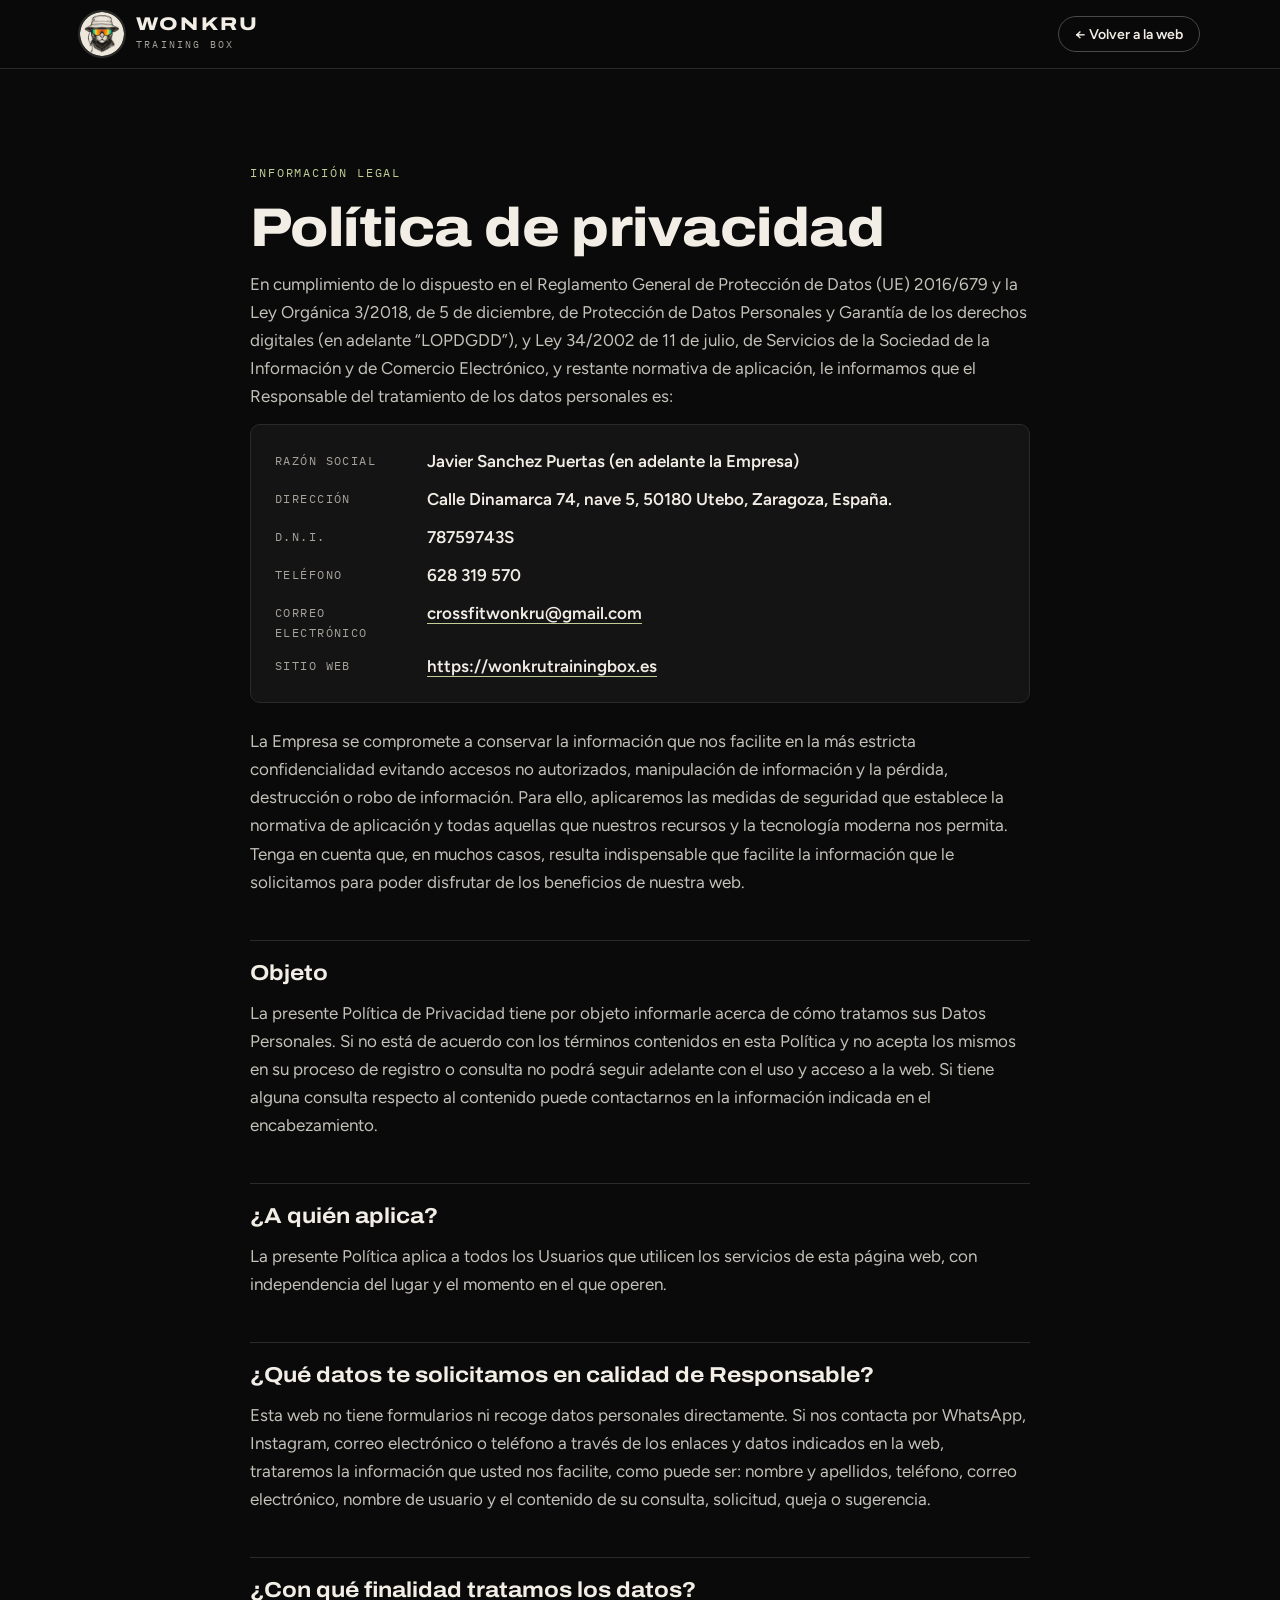
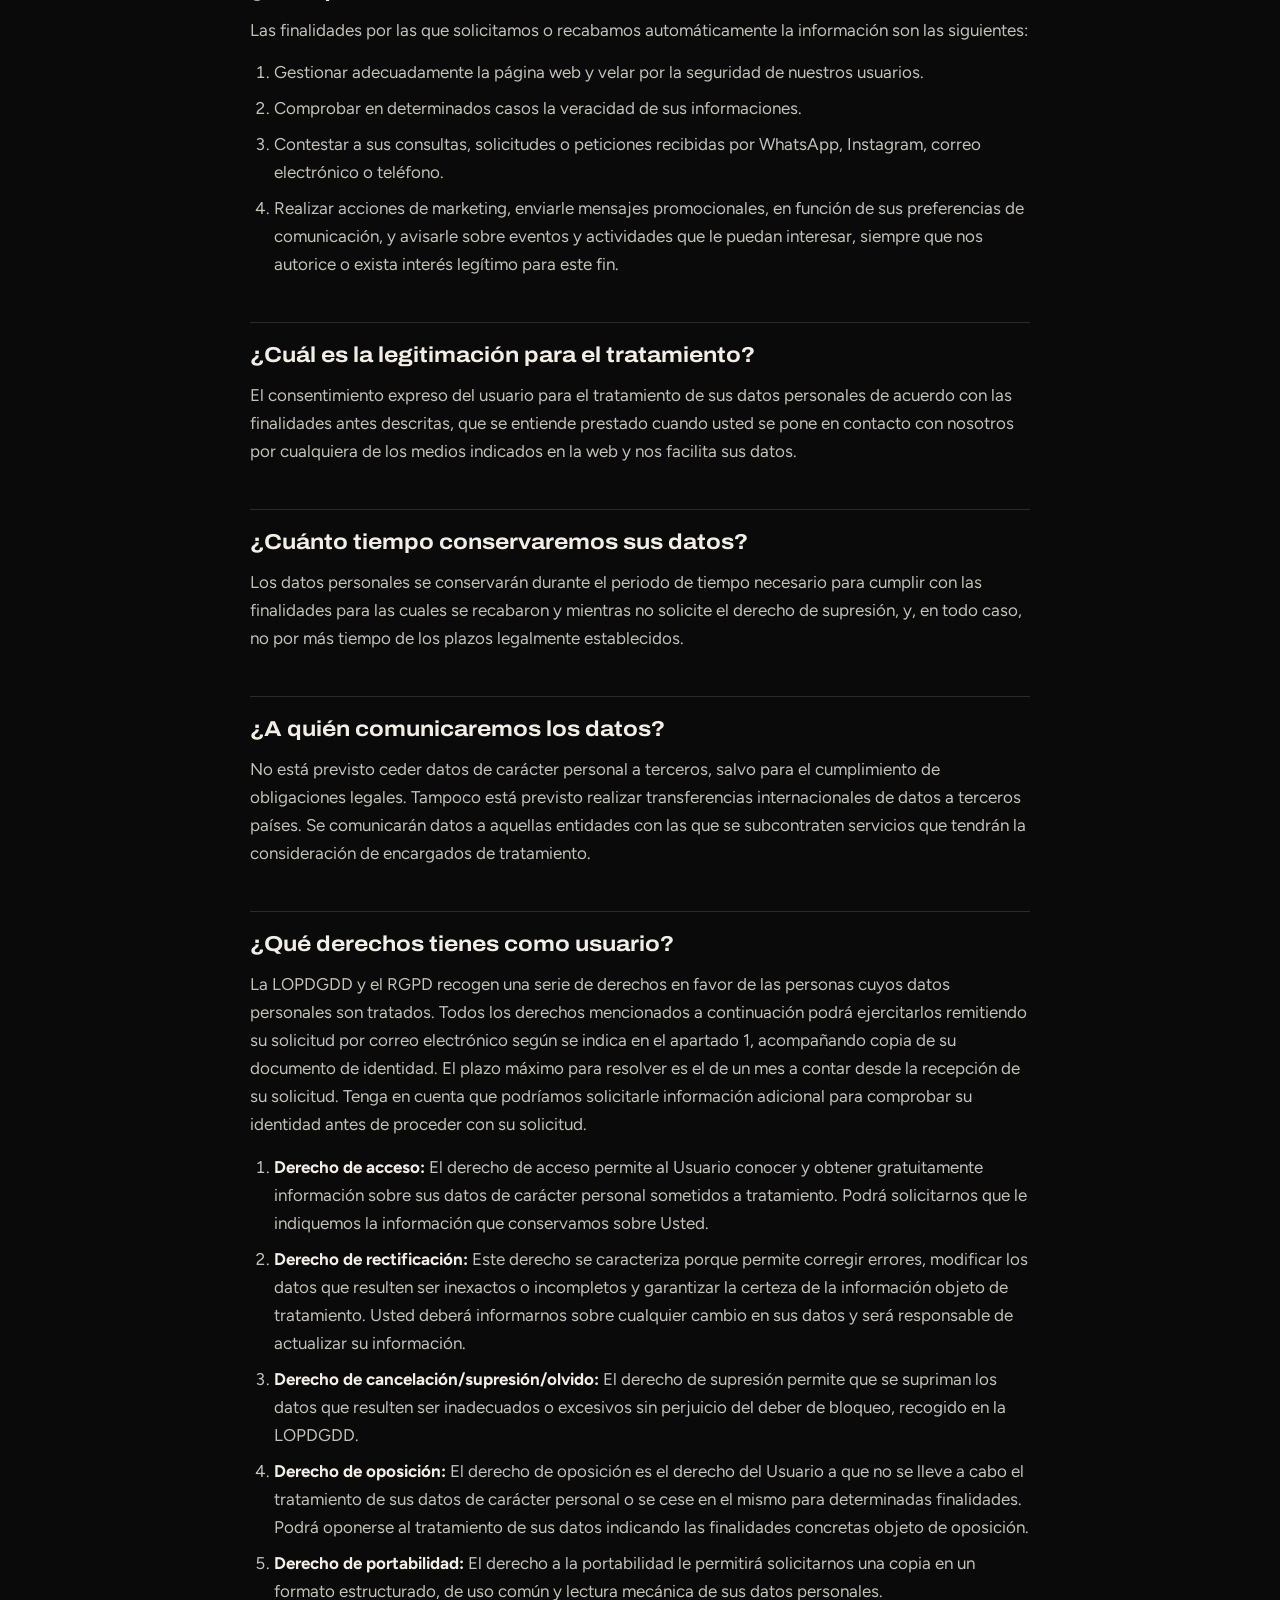
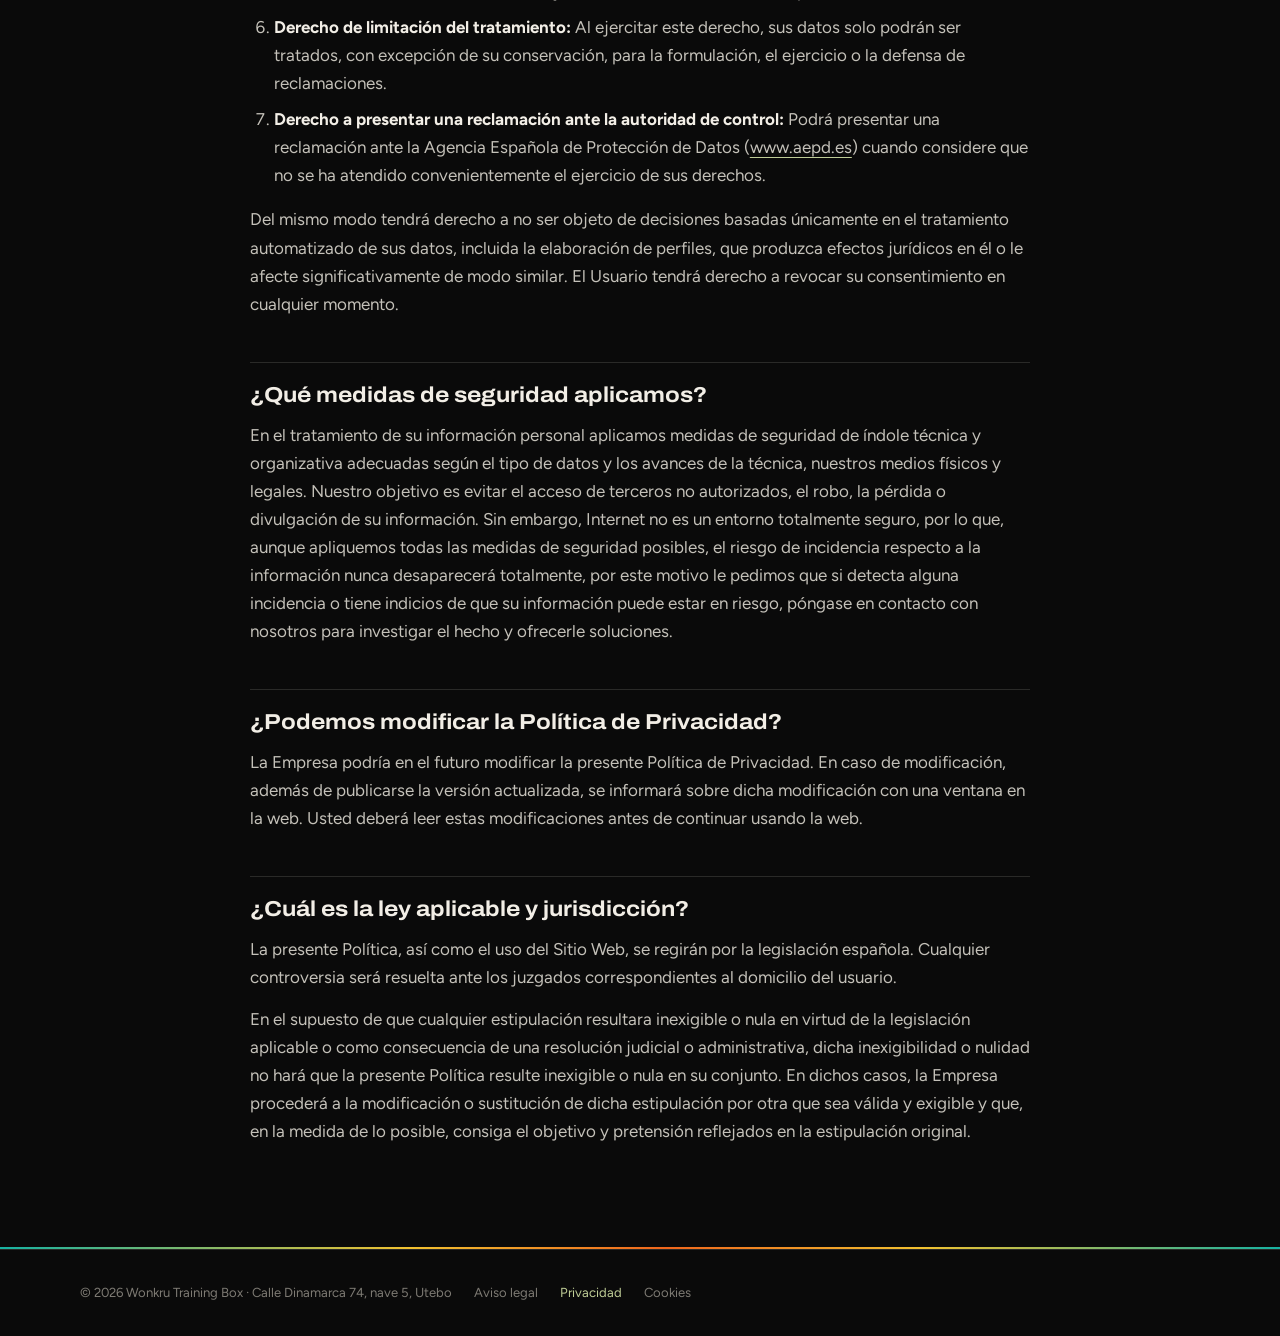
<file: privacidad.html>
<!doctype html>
<html lang="es">
<head>
<meta charset="utf-8">
<meta name="viewport" content="width=device-width,initial-scale=1,viewport-fit=cover">
<title>Política de privacidad · Wonkru Training Box</title>
<meta name="description" content="Política de privacidad y tratamiento de datos personales de Wonkru Training Box.">
<link rel="icon" href="cat-badge.webp" type="image/webp">
<link rel="preconnect" href="https://fonts.googleapis.com">
<link rel="preconnect" href="https://fonts.gstatic.com" crossorigin>
<link rel="stylesheet" href="https://fonts.googleapis.com/css2?family=Archivo:wdth,wght@100..125,500..800&family=Figtree:wght@400;500;600&family=IBM+Plex+Mono:wght@500&display=swap">
<link rel="stylesheet" href="legal.css">
</head>
<body>

<header class="top"><div class="wrap">
  <a class="brand" href="index.html"><img src="cat-badge.webp" width="240" height="240" alt=""><span><b>WONKRU</b><small>TRAINING BOX</small></span></a>
  <a class="btn" href="index.html">← Volver a la web</a>
</div></header>

<main class="doc"><div class="wrap">
  <span class="label">Información legal</span>
  <h1>Política de privacidad</h1>

  <p>En cumplimiento de lo dispuesto en el Reglamento General de Protección de Datos (UE) 2016/679 y la Ley Orgánica 3/2018, de 5 de diciembre, de Protección de Datos Personales y Garantía de los derechos digitales (en adelante “LOPDGDD”), y Ley 34/2002 de 11 de julio, de Servicios de la Sociedad de la Información y de Comercio Electrónico, y restante normativa de aplicación, le informamos que el Responsable del tratamiento de los datos personales es:</p>
  <dl class="data">
    <div><dt>Razón social</dt><dd>Javier Sanchez Puertas (en adelante la Empresa)</dd></div>
    <div><dt>Dirección</dt><dd>Calle Dinamarca 74, nave 5, 50180 Utebo, Zaragoza, España.</dd></div>
    <div><dt>D.N.I.</dt><dd>78759743S</dd></div>
    <div><dt>Teléfono</dt><dd>628 319 570</dd></div>
    <div><dt>Correo electrónico</dt><dd><a href="mailto:crossfitwonkru@gmail.com">crossfitwonkru@gmail.com</a></dd></div>
    <div><dt>Sitio web</dt><dd><a href="https://wonkrutrainingbox.es">https://wonkrutrainingbox.es</a></dd></div>
  </dl>
  <p>La Empresa se compromete a conservar la información que nos facilite en la más estricta confidencialidad evitando accesos no autorizados, manipulación de información y la pérdida, destrucción o robo de información. Para ello, aplicaremos las medidas de seguridad que establece la normativa de aplicación y todas aquellas que nuestros recursos y la tecnología moderna nos permita. Tenga en cuenta que, en muchos casos, resulta indispensable que facilite la información que le solicitamos para poder disfrutar de los beneficios de nuestra web.</p>

  <h2>Objeto</h2>
  <p>La presente Política de Privacidad tiene por objeto informarle acerca de cómo tratamos sus Datos Personales. Si no está de acuerdo con los términos contenidos en esta Política y no acepta los mismos en su proceso de registro o consulta no podrá seguir adelante con el uso y acceso a la web. Si tiene alguna consulta respecto al contenido puede contactarnos en la información indicada en el encabezamiento.</p>

  <h2>¿A quién aplica?</h2>
  <p>La presente Política aplica a todos los Usuarios que utilicen los servicios de esta página web, con independencia del lugar y el momento en el que operen.</p>

  <h2>¿Qué datos te solicitamos en calidad de Responsable?</h2>
  <p>Esta web no tiene formularios ni recoge datos personales directamente. Si nos contacta por WhatsApp, Instagram, correo electrónico o teléfono a través de los enlaces y datos indicados en la web, trataremos la información que usted nos facilite, como puede ser: nombre y apellidos, teléfono, correo electrónico, nombre de usuario y el contenido de su consulta, solicitud, queja o sugerencia.</p>

  <h2>¿Con qué finalidad tratamos los datos?</h2>
  <p>Las finalidades por las que solicitamos o recabamos automáticamente la información son las siguientes:</p>
  <ol>
    <li>Gestionar adecuadamente la página web y velar por la seguridad de nuestros usuarios.</li>
    <li>Comprobar en determinados casos la veracidad de sus informaciones.</li>
    <li>Contestar a sus consultas, solicitudes o peticiones recibidas por WhatsApp, Instagram, correo electrónico o teléfono.</li>
    <li>Realizar acciones de marketing, enviarle mensajes promocionales, en función de sus preferencias de comunicación, y avisarle sobre eventos y actividades que le puedan interesar, siempre que nos autorice o exista interés legítimo para este fin.</li>
  </ol>

  <h2>¿Cuál es la legitimación para el tratamiento?</h2>
  <p>El consentimiento expreso del usuario para el tratamiento de sus datos personales de acuerdo con las finalidades antes descritas, que se entiende prestado cuando usted se pone en contacto con nosotros por cualquiera de los medios indicados en la web y nos facilita sus datos.</p>

  <h2>¿Cuánto tiempo conservaremos sus datos?</h2>
  <p>Los datos personales se conservarán durante el periodo de tiempo necesario para cumplir con las finalidades para las cuales se recabaron y mientras no solicite el derecho de supresión, y, en todo caso, no por más tiempo de los plazos legalmente establecidos.</p>

  <h2>¿A quién comunicaremos los datos?</h2>
  <p>No está previsto ceder datos de carácter personal a terceros, salvo para el cumplimiento de obligaciones legales. Tampoco está previsto realizar transferencias internacionales de datos a terceros países. Se comunicarán datos a aquellas entidades con las que se subcontraten servicios que tendrán la consideración de encargados de tratamiento.</p>

  <h2>¿Qué derechos tienes como usuario?</h2>
  <p>La LOPDGDD y el RGPD recogen una serie de derechos en favor de las personas cuyos datos personales son tratados. Todos los derechos mencionados a continuación podrá ejercitarlos remitiendo su solicitud por correo electrónico según se indica en el apartado 1, acompañando copia de su documento de identidad. El plazo máximo para resolver es el de un mes a contar desde la recepción de su solicitud. Tenga en cuenta que podríamos solicitarle información adicional para comprobar su identidad antes de proceder con su solicitud.</p>
  <ol>
    <li><strong>Derecho de acceso:</strong> El derecho de acceso permite al Usuario conocer y obtener gratuitamente información sobre sus datos de carácter personal sometidos a tratamiento. Podrá solicitarnos que le indiquemos la información que conservamos sobre Usted.</li>
    <li><strong>Derecho de rectificación:</strong> Este derecho se caracteriza porque permite corregir errores, modificar los datos que resulten ser inexactos o incompletos y garantizar la certeza de la información objeto de tratamiento. Usted deberá informarnos sobre cualquier cambio en sus datos y será responsable de actualizar su información.</li>
    <li><strong>Derecho de cancelación/supresión/olvido:</strong> El derecho de supresión permite que se supriman los datos que resulten ser inadecuados o excesivos sin perjuicio del deber de bloqueo, recogido en la LOPDGDD.</li>
    <li><strong>Derecho de oposición:</strong> El derecho de oposición es el derecho del Usuario a que no se lleve a cabo el tratamiento de sus datos de carácter personal o se cese en el mismo para determinadas finalidades. Podrá oponerse al tratamiento de sus datos indicando las finalidades concretas objeto de oposición.</li>
    <li><strong>Derecho de portabilidad:</strong> El derecho a la portabilidad le permitirá solicitarnos una copia en un formato estructurado, de uso común y lectura mecánica de sus datos personales.</li>
    <li><strong>Derecho de limitación del tratamiento:</strong> Al ejercitar este derecho, sus datos solo podrán ser tratados, con excepción de su conservación, para la formulación, el ejercicio o la defensa de reclamaciones.</li>
    <li><strong>Derecho a presentar una reclamación ante la autoridad de control:</strong> Podrá presentar una reclamación ante la Agencia Española de Protección de Datos (<a href="https://www.aepd.es" target="_blank" rel="noopener">www.aepd.es</a>) cuando considere que no se ha atendido convenientemente el ejercicio de sus derechos.</li>
  </ol>
  <p>Del mismo modo tendrá derecho a no ser objeto de decisiones basadas únicamente en el tratamiento automatizado de sus datos, incluida la elaboración de perfiles, que produzca efectos jurídicos en él o le afecte significativamente de modo similar. El Usuario tendrá derecho a revocar su consentimiento en cualquier momento.</p>

  <h2>¿Qué medidas de seguridad aplicamos?</h2>
  <p>En el tratamiento de su información personal aplicamos medidas de seguridad de índole técnica y organizativa adecuadas según el tipo de datos y los avances de la técnica, nuestros medios físicos y legales. Nuestro objetivo es evitar el acceso de terceros no autorizados, el robo, la pérdida o divulgación de su información. Sin embargo, Internet no es un entorno totalmente seguro, por lo que, aunque apliquemos todas las medidas de seguridad posibles, el riesgo de incidencia respecto a la información nunca desaparecerá totalmente, por este motivo le pedimos que si detecta alguna incidencia o tiene indicios de que su información puede estar en riesgo, póngase en contacto con nosotros para investigar el hecho y ofrecerle soluciones.</p>

  <h2>¿Podemos modificar la Política de Privacidad?</h2>
  <p>La Empresa podría en el futuro modificar la presente Política de Privacidad. En caso de modificación, además de publicarse la versión actualizada, se informará sobre dicha modificación con una ventana en la web. Usted deberá leer estas modificaciones antes de continuar usando la web.</p>

  <h2>¿Cuál es la ley aplicable y jurisdicción?</h2>
  <p>La presente Política, así como el uso del Sitio Web, se regirán por la legislación española. Cualquier controversia será resuelta ante los juzgados correspondientes al domicilio del usuario.</p>
  <p>En el supuesto de que cualquier estipulación resultara inexigible o nula en virtud de la legislación aplicable o como consecuencia de una resolución judicial o administrativa, dicha inexigibilidad o nulidad no hará que la presente Política resulte inexigible o nula en su conjunto. En dichos casos, la Empresa procederá a la modificación o sustitución de dicha estipulación por otra que sea válida y exigible y que, en la medida de lo posible, consiga el objetivo y pretensión reflejados en la estipulación original.</p>
</div></main>

<hr class="rule">
<footer><div class="wrap">
  <div class="legal"><span>© 2026 Wonkru Training Box · Calle Dinamarca 74, nave 5, Utebo</span><a href="aviso-legal.html">Aviso legal</a><a href="privacidad.html" aria-current="page">Privacidad</a><a href="cookies.html">Cookies</a></div>
</div></footer>

</body>
</html>
</file>
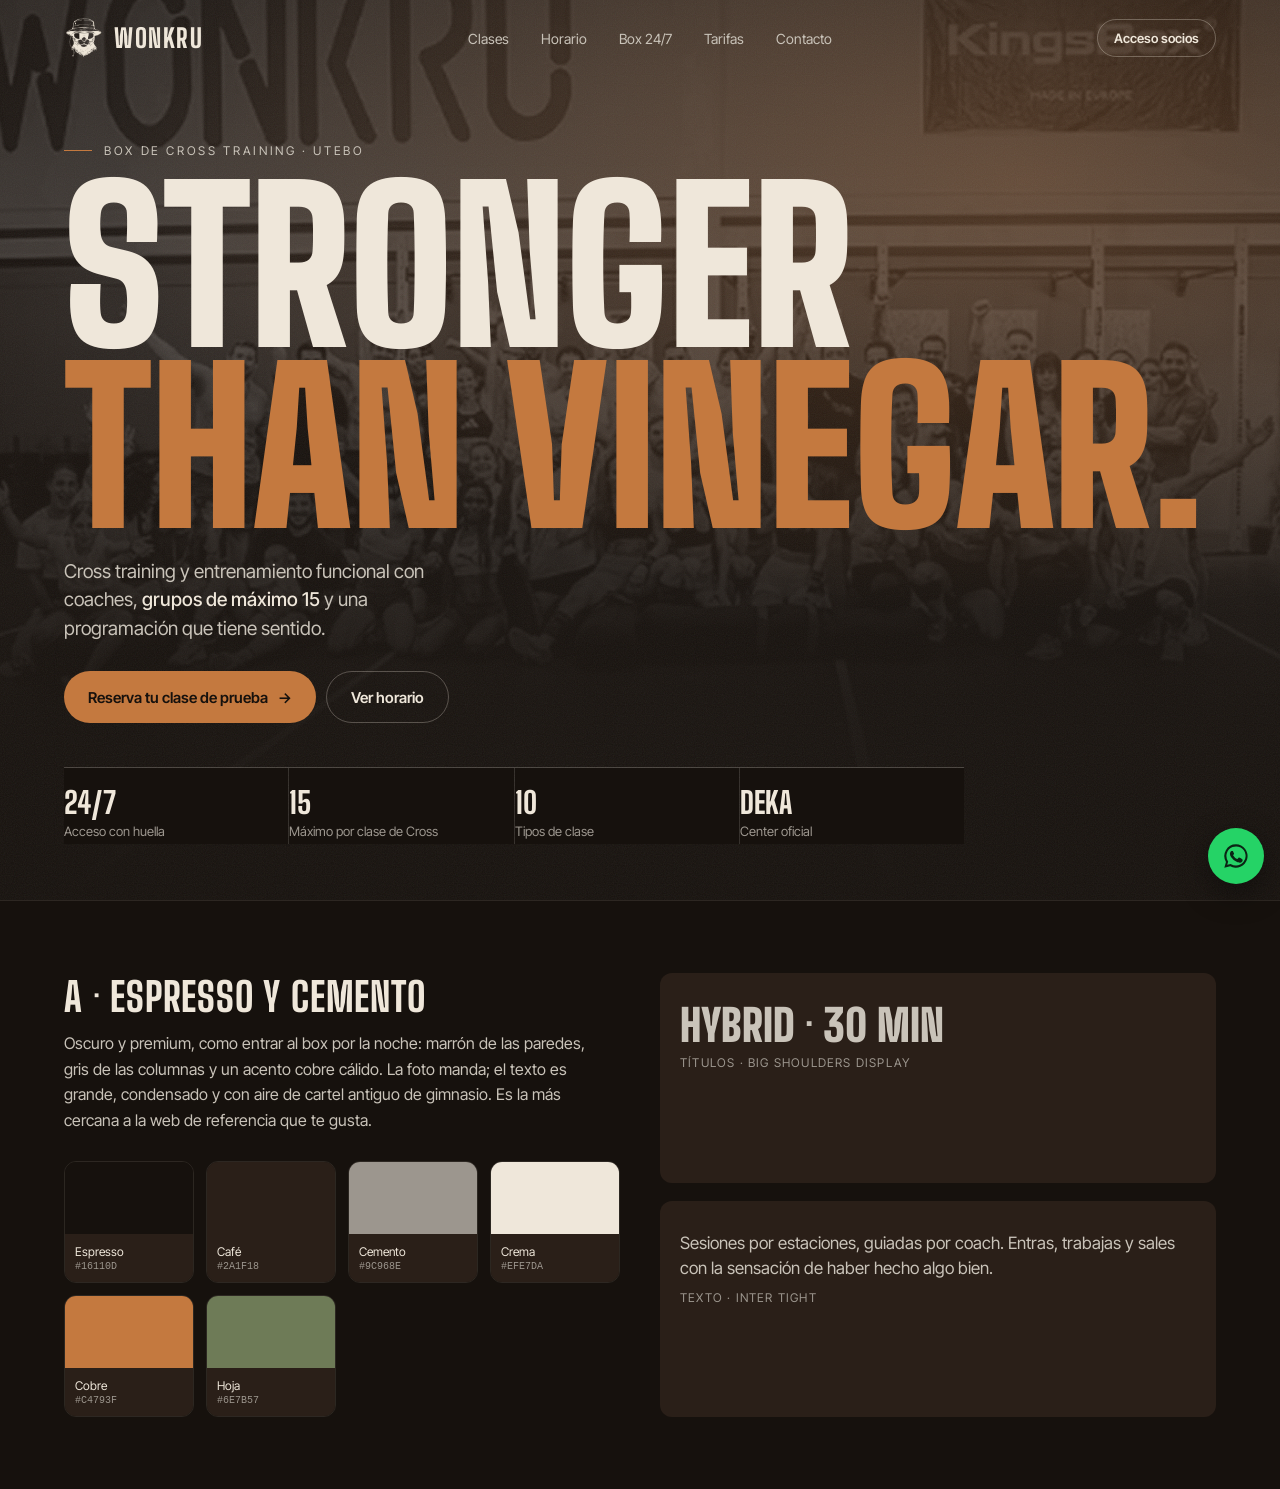
<file: propuestas/a-oscuro-premium.html>
<!doctype html>
<html lang="es">
<head>
  <meta charset="utf-8" />
  <meta name="viewport" content="width=device-width, initial-scale=1" />
  <title>Propuesta A · Espresso y Cemento</title>
  <link rel="preconnect" href="https://fonts.googleapis.com" />
  <link rel="preconnect" href="https://fonts.gstatic.com" crossorigin />
  <link href="https://fonts.googleapis.com/css2?family=Big+Shoulders+Display:wght@500;700;800;900&family=Inter+Tight:wght@400;500;600&display=swap" rel="stylesheet" />
  <style>
    :root {
      --espresso: #16110d;
      --cafe: #2a1f18;
      --cemento: #9c968e;
      --cemento-claro: #c9c3b9;
      --crema: #efe7da;
      --cobre: #c4793f;
      --hoja: #6e7b57;
      --pad: clamp(16px, 5vw, 64px);
    }
    * { box-sizing: border-box; margin: 0; padding: 0; }
    body { background: var(--espresso); color: var(--crema); font-family: "Inter Tight", system-ui, sans-serif; -webkit-font-smoothing: antialiased; overflow-x: hidden; }
    a { color: inherit; text-decoration: none; }

    /* Nav */
    .nav { position: absolute; inset: 0 0 auto; z-index: 10; display: flex; align-items: center; justify-content: space-between; padding: 18px var(--pad); }
    .brand { display: flex; align-items: center; gap: 10px; font-family: "Big Shoulders Display"; font-weight: 800; font-size: 26px; letter-spacing: 0.06em; }
    .brand img { width: 40px; height: 40px; object-fit: contain; }
    .links { display: none; gap: 32px; font-size: 14px; color: var(--cemento-claro); }
    .links a:hover { color: var(--crema); }
    .nav-cta { font-size: 13px; font-weight: 600; padding: 10px 16px; border: 1px solid rgba(239,231,218,.3); border-radius: 999px; }
    .nav-cta:hover { border-color: var(--crema); }

    /* Hero */
    .hero { position: relative; min-height: 100svh; display: flex; flex-direction: column; justify-content: flex-end; padding: 110px var(--pad) 40px; isolation: isolate; overflow: hidden; }
    .hero-photo { position: absolute; inset: 0; z-index: -2; background: url(img/comunidad.webp) center 30% / cover no-repeat; filter: grayscale(1) contrast(1.05) brightness(.8); transform: scale(1.06); animation: drift 18s ease-in-out infinite alternate; }
    /* duotono espresso + vela cobre */
    .hero::before { content: ""; position: absolute; inset: 0; z-index: -1; background:
      radial-gradient(120% 80% at 80% 20%, rgba(196,121,63,.28), transparent 60%),
      linear-gradient(180deg, rgba(22,17,13,.55) 0%, rgba(22,17,13,.35) 35%, rgba(22,17,13,.92) 78%, var(--espresso) 100%),
      linear-gradient(0deg, rgba(42,31,24,.6), rgba(42,31,24,.6)); mix-blend-mode: normal; }
    .hero::after { content: ""; position: absolute; inset: -50%; z-index: -1; opacity: .08; pointer-events: none; background-image: url("data:image/svg+xml;utf8,<svg xmlns='http://www.w3.org/2000/svg' width='160' height='160'><filter id='n'><feTurbulence type='fractalNoise' baseFrequency='.9' numOctaves='2' stitchTiles='stitch'/></filter><rect width='100%' height='100%' filter='url(%23n)'/></svg>"); }
    @keyframes drift { to { transform: scale(1.12) translate(-1.5%, -1%); } }

    .kicker { display: flex; align-items: center; gap: 12px; font-size: 12px; letter-spacing: .22em; text-transform: uppercase; color: var(--cemento-claro); margin-bottom: 18px; }
    .kicker::before { content: ""; width: 28px; height: 1px; background: var(--cobre); }
    h1 { font-family: "Big Shoulders Display"; font-weight: 900; text-transform: uppercase; line-height: .86; letter-spacing: -.005em; font-size: clamp(64px, 19vw, 210px); }
    h1 .cobre { color: var(--cobre); display: block; }
    .sub { margin-top: 20px; max-width: 34ch; font-size: clamp(16px, 1.6vw, 19px); line-height: 1.5; color: var(--cemento-claro); }
    .sub strong { color: var(--crema); font-weight: 500; }
    .actions { display: flex; flex-wrap: wrap; gap: 10px; margin-top: 28px; }
    .btn { display: inline-flex; align-items: center; gap: 10px; min-height: 52px; padding: 0 24px; border-radius: 999px; font-weight: 600; font-size: 15px; transition: transform .2s, background .2s; }
    .btn-primary { background: var(--cobre); color: var(--espresso); }
    .btn-primary:hover { background: #d58a50; transform: translateY(-2px); }
    .btn-ghost { border: 1px solid rgba(239,231,218,.28); }
    .btn-ghost:hover { border-color: var(--crema); }

    .facts { margin-top: 44px; display: grid; grid-template-columns: repeat(2, 1fr); gap: 1px; background: rgba(239,231,218,.12); border-top: 1px solid rgba(239,231,218,.12); }
    .fact { background: var(--espresso); padding: 16px 0 4px; }
    .fact b { display: block; font-family: "Big Shoulders Display"; font-weight: 800; font-size: 30px; color: var(--crema); }
    .fact span { font-size: 13px; color: var(--cemento); }

    .wa { position: fixed; right: 16px; bottom: 16px; z-index: 50; width: 56px; height: 56px; border-radius: 50%; display: grid; place-items: center; background: #25d366; color: #0b2414; box-shadow: 0 10px 30px rgba(0,0,0,.4); }
    .wa svg { width: 28px; height: 28px; }

    /* Ficha */
    .ficha { padding: 72px var(--pad); border-top: 1px solid rgba(239,231,218,.1); display: grid; gap: 40px; }
    .ficha h2 { font-family: "Big Shoulders Display"; font-weight: 800; font-size: 40px; text-transform: uppercase; letter-spacing: .02em; }
    .ficha p { color: var(--cemento-claro); max-width: 60ch; line-height: 1.6; margin-top: 10px; }
    .swatches { display: grid; grid-template-columns: repeat(auto-fill, minmax(130px, 1fr)); gap: 12px; }
    .sw { border-radius: 12px; overflow: hidden; border: 1px solid rgba(239,231,218,.1); font-size: 12px; }
    .sw i { display: block; height: 72px; }
    .sw div { padding: 10px; background: var(--cafe); }
    .sw small { display: block; color: var(--cemento); font-family: ui-monospace, monospace; margin-top: 2px; }
    .type { display: grid; gap: 18px; }
    .type div { padding: 20px; border-radius: 12px; background: var(--cafe); }
    .type .a { font-family: "Big Shoulders Display"; font-weight: 900; font-size: 44px; text-transform: uppercase; line-height: 1; }
    .type .b { font-size: 17px; line-height: 1.5; }
    .type small { display: block; color: var(--cemento); margin-top: 8px; font-size: 12px; letter-spacing: .1em; text-transform: uppercase; }

    @media (min-width: 900px) {
      .links { display: flex; }
      .facts { grid-template-columns: repeat(4, 1fr); max-width: 900px; }
      .hero { padding-bottom: 56px; }
      .ficha { grid-template-columns: 1fr 1fr; }
      .type { grid-template-columns: 1fr; }
    }
    @media (prefers-reduced-motion: reduce) { .hero-photo { animation: none; } }
  </style>
</head>
<body>
  <header class="nav">
    <a class="brand" href="#"><img src="img/gato-crema.png" alt="" width="40" height="40" />WONKRU</a>
    <nav class="links" aria-label="Principal">
      <a href="#">Clases</a><a href="#">Horario</a><a href="#">Box 24/7</a><a href="#">Tarifas</a><a href="#">Contacto</a>
    </nav>
    <a class="nav-cta" href="#">Acceso socios</a>
  </header>

  <main>
    <section class="hero">
      <div class="hero-photo" role="img" aria-label="Socios de Wonkru Training Box celebrando juntos en la sala del box"></div>
      <p class="kicker">Box de cross training · Utebo</p>
      <h1>Stronger <span class="cobre">than vinegar.</span></h1>
      <p class="sub">Cross training y entrenamiento funcional con coaches, <strong>grupos de máximo 15</strong> y una programación que tiene sentido.</p>
      <div class="actions">
        <a class="btn btn-primary" href="https://wa.me/34628319570?text=Hola%2C%20quiero%20reservar%20una%20clase%20de%20prueba">Reserva tu clase de prueba <span aria-hidden="true">→</span></a>
        <a class="btn btn-ghost" href="#">Ver horario</a>
      </div>
      <div class="facts">
        <div class="fact"><b>24/7</b><span>Acceso con huella</span></div>
        <div class="fact"><b>15</b><span>Máximo por clase de Cross</span></div>
        <div class="fact"><b>10</b><span>Tipos de clase</span></div>
        <div class="fact"><b>DEKA</b><span>Center oficial</span></div>
      </div>
    </section>

    <section class="ficha">
      <div>
        <h2>A · Espresso y cemento</h2>
        <p>Oscuro y premium, como entrar al box por la noche: marrón de las paredes, gris de las columnas y un acento cobre cálido. La foto manda; el texto es grande, condensado y con aire de cartel antiguo de gimnasio. Es la más cercana a la web de referencia que te gusta.</p>
        <div class="swatches" style="margin-top:28px">
          <div class="sw"><i style="background:#16110d"></i><div>Espresso<small>#16110D</small></div></div>
          <div class="sw"><i style="background:#2a1f18"></i><div>Café<small>#2A1F18</small></div></div>
          <div class="sw"><i style="background:#9c968e"></i><div>Cemento<small>#9C968E</small></div></div>
          <div class="sw"><i style="background:#efe7da"></i><div>Crema<small>#EFE7DA</small></div></div>
          <div class="sw"><i style="background:#c4793f"></i><div>Cobre<small>#C4793F</small></div></div>
          <div class="sw"><i style="background:#6e7b57"></i><div>Hoja<small>#6E7B57</small></div></div>
        </div>
      </div>
      <div class="type">
        <div><p class="a">Hybrid · 30 min</p><small>Títulos · Big Shoulders Display</small></div>
        <div><p class="b">Sesiones por estaciones, guiadas por coach. Entras, trabajas y sales con la sensación de haber hecho algo bien.</p><small>Texto · Inter Tight</small></div>
      </div>
    </section>
  </main>

  <a class="wa" href="https://wa.me/34628319570" aria-label="Escríbenos por WhatsApp">
    <svg viewBox="0 0 24 24" fill="currentColor" aria-hidden="true"><path d="M12 2a10 10 0 0 0-8.6 15.1L2 22l5-1.3A10 10 0 1 0 12 2Zm0 18.2a8.2 8.2 0 0 1-4.2-1.2l-.3-.2-3 .8.8-2.9-.2-.3A8.2 8.2 0 1 1 12 20.2Zm4.5-6.1c-.2-.1-1.5-.7-1.7-.8-.2-.1-.4-.1-.6.1l-.8 1c-.1.2-.3.2-.5.1a6.7 6.7 0 0 1-3.3-2.9c-.2-.4.2-.4.7-1.3.1-.2 0-.3 0-.4l-.8-1.8c-.2-.5-.4-.4-.6-.4h-.5a1 1 0 0 0-.7.3 3 3 0 0 0-.9 2.2 5.2 5.2 0 0 0 1.1 2.8 11.9 11.9 0 0 0 4.6 4c1.7.7 2.4.8 3.2.7a2.8 2.8 0 0 0 1.8-1.3 2.3 2.3 0 0 0 .2-1.3c-.1-.1-.3-.2-.5-.3Z"/></svg>
  </a>
</body>
</html>
</file>
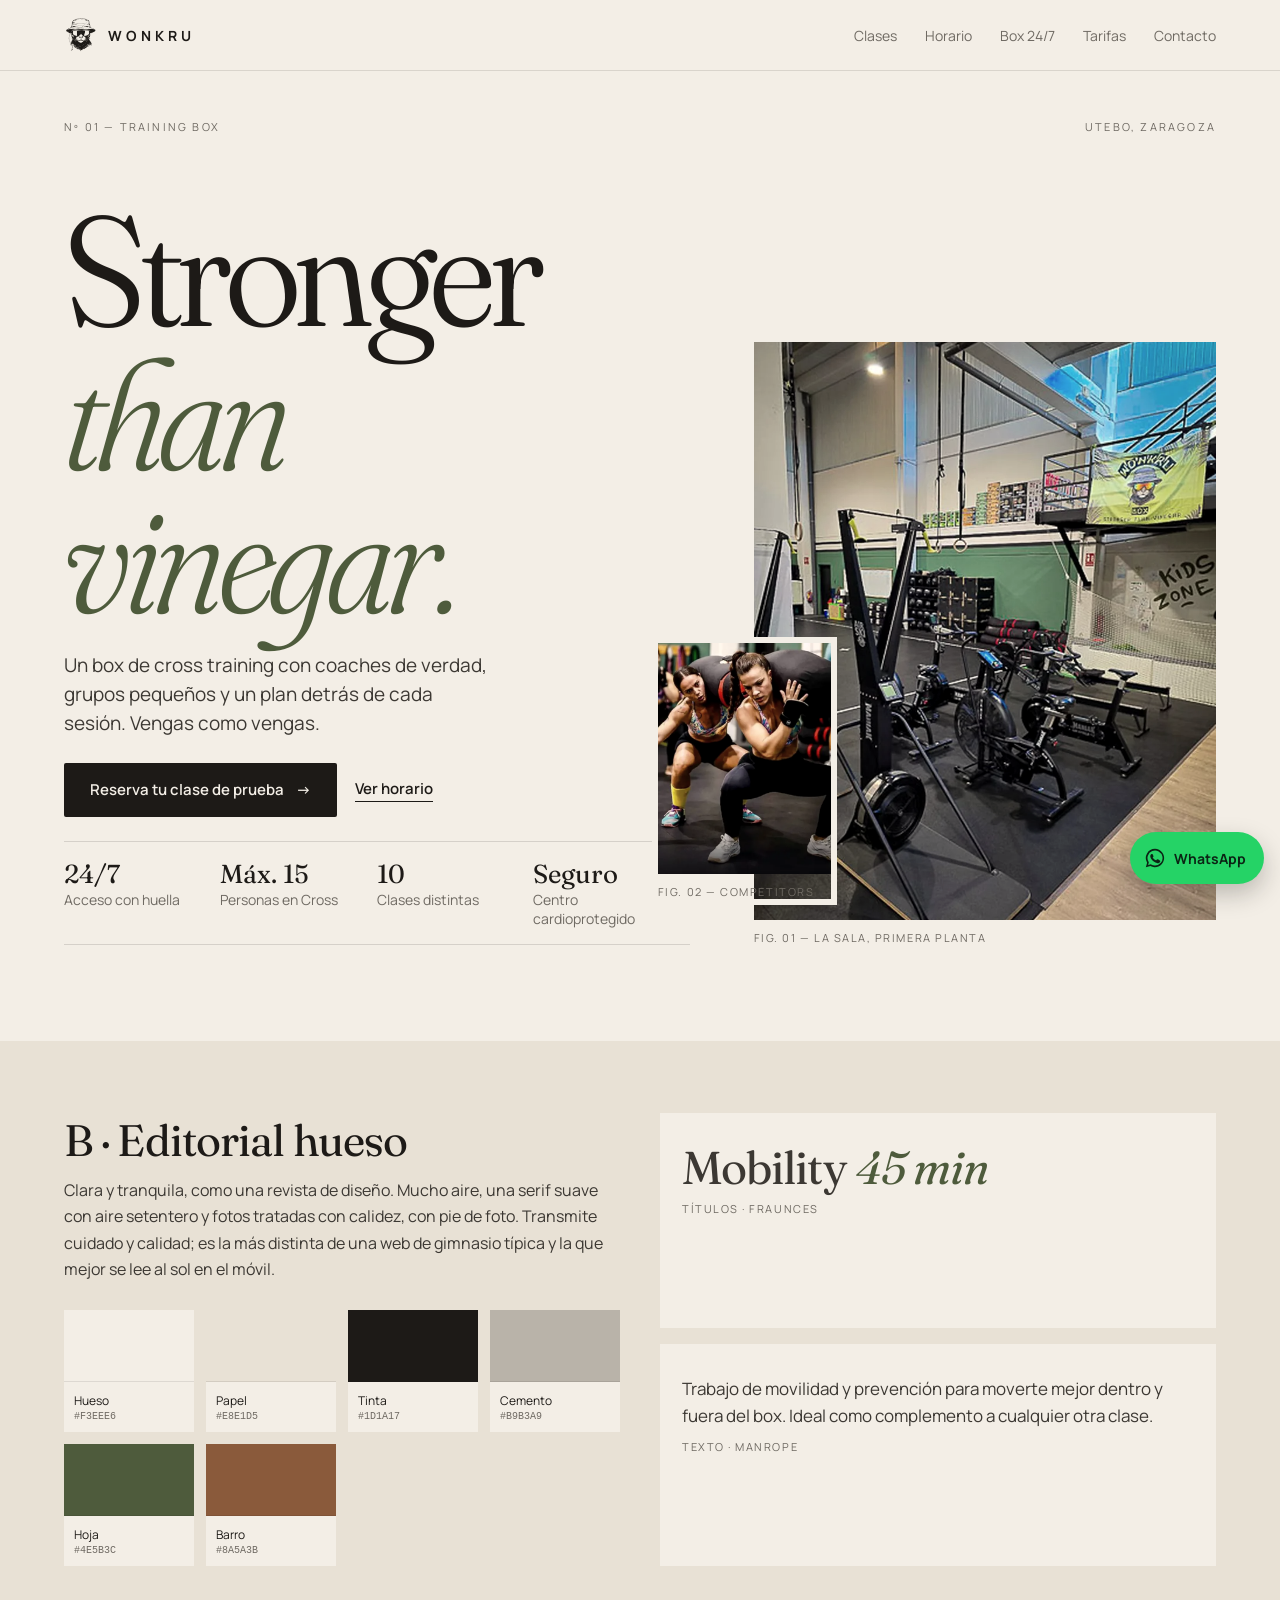
<file: propuestas/b-editorial-claro.html>
<!doctype html>
<html lang="es">
<head>
  <meta charset="utf-8" />
  <meta name="viewport" content="width=device-width, initial-scale=1" />
  <title>Propuesta B · Editorial Hueso</title>
  <link rel="preconnect" href="https://fonts.googleapis.com" />
  <link rel="preconnect" href="https://fonts.gstatic.com" crossorigin />
  <link href="https://fonts.googleapis.com/css2?family=Fraunces:ital,opsz,wght,SOFT@0,9..144,300..700,50;1,9..144,300..700,50&family=Manrope:wght@400;500;600;700&display=swap" rel="stylesheet" />
  <style>
    :root {
      --hueso: #f3eee6;
      --papel: #e8e1d5;
      --tinta: #1d1a17;
      --gris: #6f6a63;
      --cemento: #b9b3a9;
      --hoja: #4e5b3c;
      --barro: #8a5a3b;
      --pad: clamp(16px, 5vw, 72px);
    }
    * { box-sizing: border-box; margin: 0; padding: 0; }
    body { background: var(--hueso); color: var(--tinta); font-family: "Manrope", system-ui, sans-serif; -webkit-font-smoothing: antialiased; overflow-x: hidden; }
    a { color: inherit; text-decoration: none; }

    .nav { display: flex; align-items: center; justify-content: space-between; padding: 18px var(--pad); border-bottom: 1px solid rgba(29,26,23,.12); }
    .brand { display: flex; align-items: center; gap: 10px; font-weight: 700; letter-spacing: .28em; font-size: 14px; }
    .brand img { width: 34px; height: 34px; object-fit: contain; }
    .links { display: none; gap: 28px; font-size: 14px; color: var(--gris); }
    .links a:hover { color: var(--tinta); }
    .menu { font-size: 13px; font-weight: 600; letter-spacing: .12em; text-transform: uppercase; }

    .hero { padding: 28px var(--pad) 56px; display: grid; gap: 32px; }
    .meta { display: flex; justify-content: space-between; font-size: 11px; letter-spacing: .2em; text-transform: uppercase; color: var(--gris); }
    h1 { font-family: "Fraunces", serif; font-weight: 340; font-variation-settings: "SOFT" 50, "opsz" 144; font-size: clamp(54px, 14vw, 156px); line-height: .92; letter-spacing: -.035em; }
    h1 em { font-style: italic; font-weight: 300; color: var(--hoja); }
    .lead { font-size: clamp(16px, 1.5vw, 19px); line-height: 1.55; color: #3c3833; max-width: 36ch; }
    .actions { display: flex; flex-wrap: wrap; align-items: center; gap: 18px; margin-top: 24px; }
    .btn { display: inline-flex; align-items: center; gap: 12px; min-height: 54px; padding: 0 26px; border-radius: 2px; background: var(--tinta); color: var(--hueso); font-weight: 600; font-size: 15px; transition: background .2s; }
    .btn:hover { background: var(--hoja); }
    .link { font-weight: 600; font-size: 15px; border-bottom: 1px solid currentColor; padding-bottom: 2px; }

    .figs { position: relative; display: grid; grid-template-columns: 1fr; }
    figure { position: relative; }
    figure img { display: block; width: 100%; height: auto; object-fit: cover; filter: saturate(.75) contrast(1.02) sepia(.08); }
    .fig-main img { aspect-ratio: 4 / 5; }
    .fig-small { position: absolute; width: 42%; right: -4px; bottom: -28px; border: 6px solid var(--hueso); }
    .fig-small img { aspect-ratio: 3 / 4; }
    figcaption { font-size: 11px; letter-spacing: .14em; text-transform: uppercase; color: var(--gris); margin-top: 10px; }
    .fig-small figcaption { display: none; }

    .strip { display: grid; grid-template-columns: repeat(2, 1fr); border-top: 1px solid rgba(29,26,23,.14); margin-top: 24px; }
    .strip div { padding: 16px 0; border-bottom: 1px solid rgba(29,26,23,.14); font-size: 14px; color: var(--gris); }
    .strip div:nth-child(odd) { padding-right: 12px; }
    .strip b { display: block; font-family: "Fraunces"; font-weight: 400; font-size: 26px; color: var(--tinta); }

    .wa { position: fixed; right: 16px; bottom: 16px; z-index: 50; height: 52px; padding: 0 18px 0 14px; border-radius: 999px; display: flex; align-items: center; gap: 8px; background: #25d366; color: #0b2414; font-weight: 700; font-size: 14px; box-shadow: 0 10px 24px rgba(29,26,23,.25); }
    .wa svg { width: 22px; height: 22px; }

    .ficha { background: var(--papel); padding: 72px var(--pad); display: grid; gap: 40px; }
    .ficha h2 { font-family: "Fraunces"; font-weight: 400; font-size: 44px; letter-spacing: -.02em; }
    .ficha p { color: #3c3833; max-width: 60ch; line-height: 1.65; margin-top: 10px; }
    .swatches { display: grid; grid-template-columns: repeat(auto-fill, minmax(130px, 1fr)); gap: 12px; margin-top: 28px; }
    .sw { background: var(--hueso); font-size: 12px; }
    .sw i { display: block; height: 72px; border-bottom: 1px solid rgba(29,26,23,.1); }
    .sw div { padding: 10px; }
    .sw small { display: block; color: var(--gris); font-family: ui-monospace, monospace; margin-top: 2px; }
    .type { display: grid; gap: 16px; }
    .type div { background: var(--hueso); padding: 22px; }
    .type .a { font-family: "Fraunces"; font-size: 46px; line-height: 1; letter-spacing: -.02em; }
    .type .a em { color: var(--hoja); }
    .type .b { font-size: 17px; line-height: 1.55; }
    .type small { display: block; color: var(--gris); margin-top: 10px; font-size: 11px; letter-spacing: .14em; text-transform: uppercase; }

    @media (min-width: 900px) {
      .links { display: flex; }
      .menu { display: none; }
      .hero { grid-template-columns: 1.15fr .85fr; align-items: end; gap: 64px; padding-top: 48px; padding-bottom: 96px; }
      .meta { grid-column: 1 / -1; }
      .strip { grid-template-columns: repeat(4, 1fr); }
      .strip div { padding-right: 12px; }
      .fig-small { right: auto; left: -22%; bottom: 40px; width: 40%; }
      .fig-small figcaption { display: block; }
      .ficha { grid-template-columns: 1fr 1fr; }
    }
  </style>
</head>
<body>
  <header class="nav">
    <a class="brand" href="#"><img src="img/gato-tinta.png" alt="" width="34" height="34" />WONKRU</a>
    <nav class="links" aria-label="Principal">
      <a href="#">Clases</a><a href="#">Horario</a><a href="#">Box 24/7</a><a href="#">Tarifas</a><a href="#">Contacto</a>
    </nav>
    <a class="menu" href="#">Menú</a>
  </header>

  <main>
    <section class="hero">
      <div class="meta"><span>Nº 01 — Training Box</span><span>Utebo, Zaragoza</span></div>
      <div>
        <h1>Stronger <em>than vinegar.</em></h1>
        <p class="lead" style="margin-top:22px">Un box de cross training con coaches de verdad, grupos pequeños y un plan detrás de cada sesión. Vengas como vengas.</p>
        <div class="actions">
          <a class="btn" href="https://wa.me/34628319570?text=Hola%2C%20quiero%20reservar%20una%20clase%20de%20prueba">Reserva tu clase de prueba <span aria-hidden="true">→</span></a>
          <a class="link" href="#">Ver horario</a>
        </div>
        <div class="strip">
          <div><b>24/7</b>Acceso con huella</div>
          <div><b>Máx. 15</b>Personas en Cross</div>
          <div><b>10</b>Clases distintas</div>
          <div><b>Seguro</b>Centro cardioprotegido</div>
        </div>
      </div>
      <div class="figs">
        <figure class="fig-main">
          <img src="img/sala.webp" alt="Zona de cardio del box con bicis y remos, y la planta superior al fondo" width="792" height="1060" />
          <figcaption>Fig. 01 — La sala, primera planta</figcaption>
        </figure>
        <figure class="fig-small">
          <img src="img/competitors.webp" alt="Dos atletas cargando un saco pesado al hombro durante una clase" width="568" height="840" />
          <figcaption>Fig. 02 — Competitors</figcaption>
        </figure>
      </div>
    </section>

    <section class="ficha">
      <div>
        <h2>B · Editorial hueso</h2>
        <p>Clara y tranquila, como una revista de diseño. Mucho aire, una serif suave con aire setentero y fotos tratadas con calidez, con pie de foto. Transmite cuidado y calidad; es la más distinta de una web de gimnasio típica y la que mejor se lee al sol en el móvil.</p>
        <div class="swatches">
          <div class="sw"><i style="background:#f3eee6"></i><div>Hueso<small>#F3EEE6</small></div></div>
          <div class="sw"><i style="background:#e8e1d5"></i><div>Papel<small>#E8E1D5</small></div></div>
          <div class="sw"><i style="background:#1d1a17"></i><div>Tinta<small>#1D1A17</small></div></div>
          <div class="sw"><i style="background:#b9b3a9"></i><div>Cemento<small>#B9B3A9</small></div></div>
          <div class="sw"><i style="background:#4e5b3c"></i><div>Hoja<small>#4E5B3C</small></div></div>
          <div class="sw"><i style="background:#8a5a3b"></i><div>Barro<small>#8A5A3B</small></div></div>
        </div>
      </div>
      <div class="type">
        <div><p class="a">Mobility <em>45 min</em></p><small>Títulos · Fraunces</small></div>
        <div><p class="b">Trabajo de movilidad y prevención para moverte mejor dentro y fuera del box. Ideal como complemento a cualquier otra clase.</p><small>Texto · Manrope</small></div>
      </div>
    </section>
  </main>

  <a class="wa" href="https://wa.me/34628319570" aria-label="Escríbenos por WhatsApp">
    <svg viewBox="0 0 24 24" fill="currentColor" aria-hidden="true"><path d="M12 2a10 10 0 0 0-8.6 15.1L2 22l5-1.3A10 10 0 1 0 12 2Zm0 18.2a8.2 8.2 0 0 1-4.2-1.2l-.3-.2-3 .8.8-2.9-.2-.3A8.2 8.2 0 1 1 12 20.2Zm4.5-6.1c-.2-.1-1.5-.7-1.7-.8-.2-.1-.4-.1-.6.1l-.8 1c-.1.2-.3.2-.5.1a6.7 6.7 0 0 1-3.3-2.9c-.2-.4.2-.4.7-1.3.1-.2 0-.3 0-.4l-.8-1.8c-.2-.5-.4-.4-.6-.4h-.5a1 1 0 0 0-.7.3 3 3 0 0 0-.9 2.2 5.2 5.2 0 0 0 1.1 2.8 11.9 11.9 0 0 0 4.6 4c1.7.7 2.4.8 3.2.7a2.8 2.8 0 0 0 1.8-1.3 2.3 2.3 0 0 0 .2-1.3c-.1-.1-.3-.2-.5-.3Z"/></svg>
    WhatsApp
  </a>
</body>
</html>
</file>
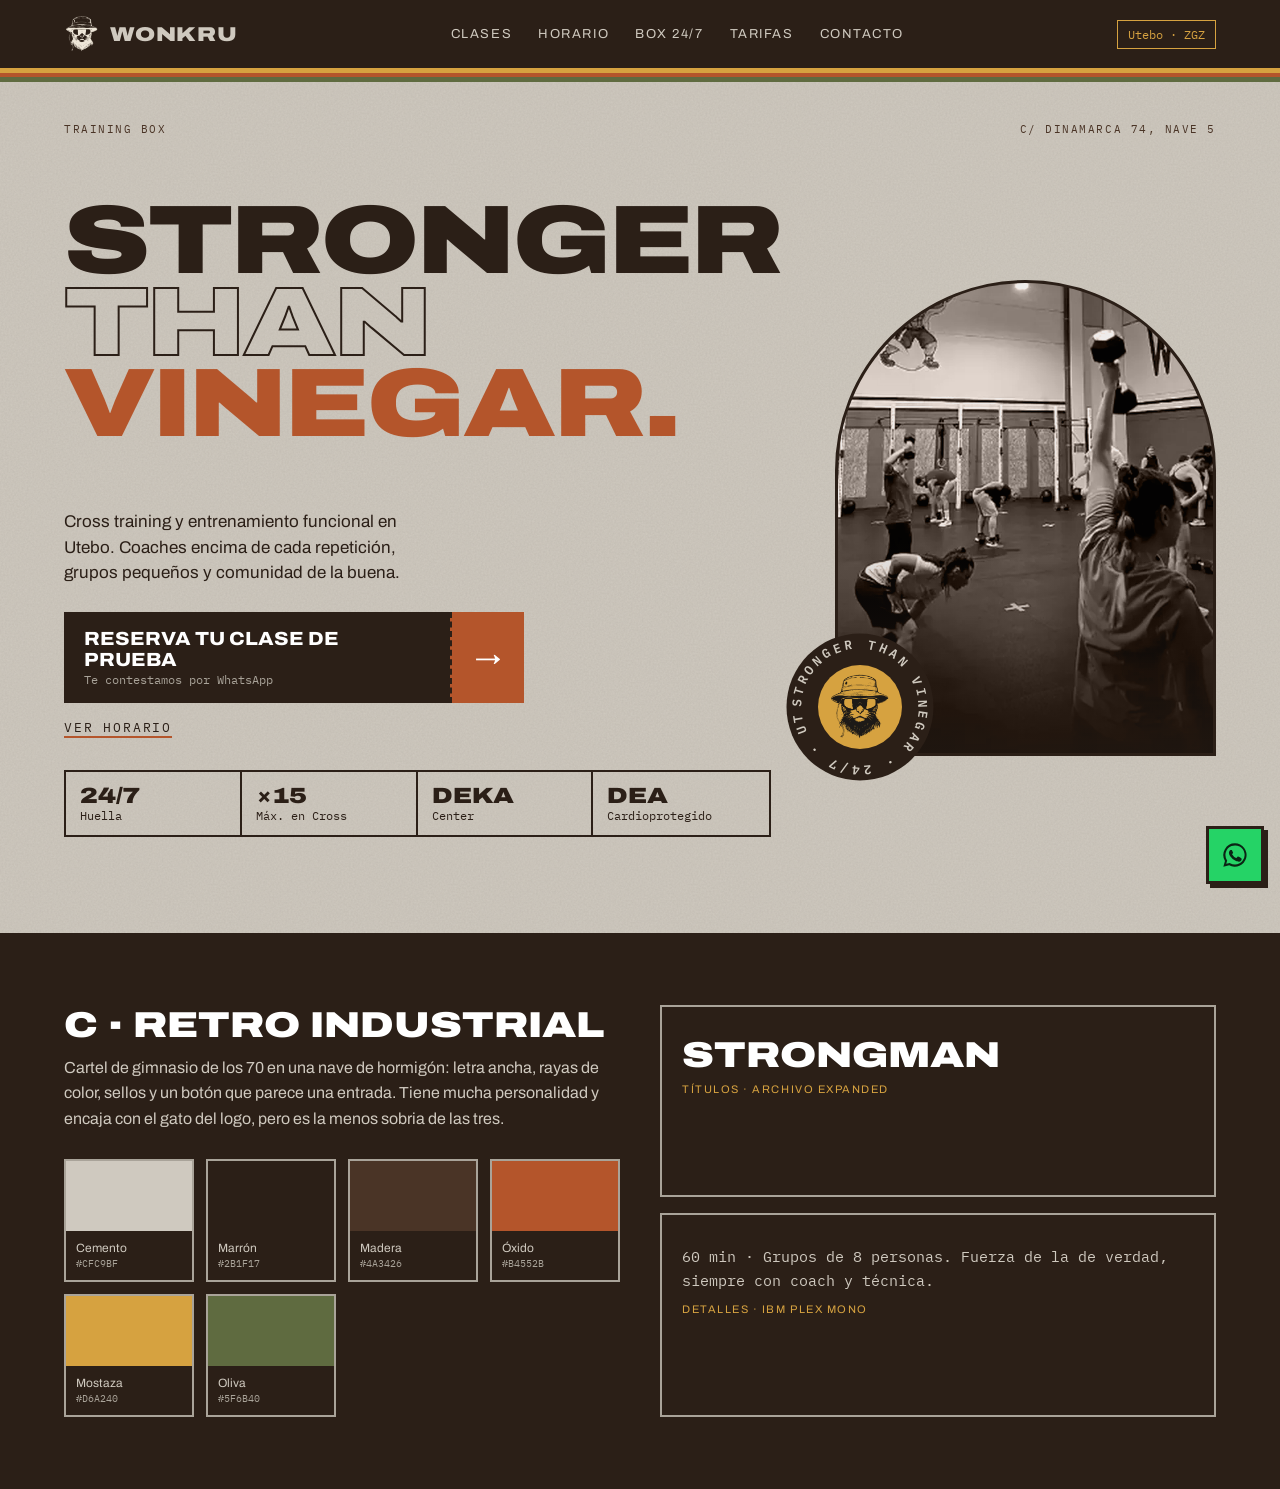
<file: propuestas/c-retro-industrial.html>
<!doctype html>
<html lang="es">
<head>
  <meta charset="utf-8" />
  <meta name="viewport" content="width=device-width, initial-scale=1" />
  <title>Propuesta C · Retro industrial</title>
  <link rel="preconnect" href="https://fonts.googleapis.com" />
  <link rel="preconnect" href="https://fonts.gstatic.com" crossorigin />
  <link href="https://fonts.googleapis.com/css2?family=Archivo:wdth,wght@62..125,400..900&family=IBM+Plex+Mono:wght@400;500;600&display=swap" rel="stylesheet" />
  <style>
    :root {
      --cemento: #cfc9bf;
      --cemento-osc: #a9a399;
      --marron: #2b1f17;
      --madera: #4a3426;
      --oxido: #b4552b;
      --mostaza: #d6a240;
      --oliva: #5f6b40;
      --pad: clamp(16px, 5vw, 64px);
    }
    * { box-sizing: border-box; margin: 0; padding: 0; }
    body { background: var(--cemento); color: var(--marron); font-family: "Archivo", system-ui, sans-serif; -webkit-font-smoothing: antialiased; overflow-x: hidden; }
    a { color: inherit; text-decoration: none; }
    .mono { font-family: "IBM Plex Mono", ui-monospace, monospace; }

    /* textura de hormigón */
    .hero, .ficha { position: relative; isolation: isolate; }
    .hero::before { content: ""; position: absolute; inset: 0; z-index: -1; opacity: .35; pointer-events: none; mix-blend-mode: multiply; background-image: url("data:image/svg+xml;utf8,<svg xmlns='http://www.w3.org/2000/svg' width='240' height='240'><filter id='n'><feTurbulence type='fractalNoise' baseFrequency='.55' numOctaves='3' stitchTiles='stitch'/><feColorMatrix values='0 0 0 0 .4  0 0 0 0 .37  0 0 0 0 .33  0 0 0 .9 0'/></filter><rect width='100%' height='100%' filter='url(%23n)'/></svg>"); }

    .nav { display: flex; align-items: center; justify-content: space-between; padding: 16px var(--pad); background: var(--marron); color: var(--cemento); }
    .brand { display: flex; align-items: center; gap: 10px; font-weight: 900; font-stretch: 125%; font-size: 20px; letter-spacing: .04em; }
    .brand img { width: 36px; height: 36px; object-fit: contain; }
    .links { display: none; gap: 26px; font-size: 13px; text-transform: uppercase; letter-spacing: .12em; }
    .links a:hover { color: var(--mostaza); }
    .tag { font-size: 12px; padding: 6px 10px; border: 1px solid var(--mostaza); color: var(--mostaza); }

    .stripes { height: 14px; background: linear-gradient(180deg, var(--mostaza) 0 33%, var(--oxido) 33% 66%, var(--oliva) 66%); }

    .hero { padding: 28px var(--pad) 64px; display: grid; gap: 28px; }
    .hero > * { min-width: 0; }
    .row { display: flex; flex-wrap: wrap; gap: 6px 16px; justify-content: space-between; font-size: 11px; letter-spacing: .14em; text-transform: uppercase; color: var(--madera); }
    h1 { font-weight: 900; font-stretch: 125%; text-transform: uppercase; line-height: .84; letter-spacing: -.02em; font-size: clamp(38px, 10.6vw, 152px); }
    h1 .out { color: transparent; -webkit-text-stroke: 2px var(--marron); }
    h1 .ox { color: var(--oxido); }
    .lead { font-size: 17px; line-height: 1.5; max-width: 36ch; }

    .poster { position: relative; }
    .arch { position: relative; border-radius: 999px 999px 0 0; overflow: hidden; border: 3px solid var(--marron); aspect-ratio: 4 / 5; background: var(--marron); }
    .arch img { width: 100%; height: 100%; object-fit: cover; filter: sepia(.35) saturate(.8) contrast(1.08); mix-blend-mode: luminosity; opacity: .92; }
    .arch::after { content: ""; position: absolute; inset: 0; background: linear-gradient(180deg, transparent 55%, rgba(43,31,23,.65)); }
    .badge { position: absolute; width: 124px; height: 124px; left: -10px; bottom: -26px; animation: spin 22s linear infinite; }
    .badge-core { position: absolute; left: 17px; bottom: 1px; width: 70px; height: 70px; border-radius: 50%; background: var(--mostaza); display: grid; place-items: center; }
    .badge-core img { width: 52px; }
    @keyframes spin { to { transform: rotate(360deg); } }

    .ticket { display: flex; align-items: stretch; margin-top: 26px; max-width: 460px; background: var(--marron); color: var(--cemento); transition: transform .2s; }
    .ticket:hover { transform: translateY(-2px); }
    .ticket .t-main { flex: 1; padding: 16px 20px; }
    .ticket .t-main b { display: block; font-weight: 800; font-stretch: 110%; font-size: 19px; text-transform: uppercase; color: #fff; }
    .ticket .t-main span { font-size: 12px; color: var(--cemento-osc); }
    .ticket .t-stub { width: 74px; display: grid; place-items: center; background: var(--oxido); color: #fff; font-size: 26px; border-left: 2px dashed var(--marron); }
    .alt { display: inline-block; margin-top: 16px; font-size: 13px; text-transform: uppercase; letter-spacing: .14em; border-bottom: 2px solid var(--oxido); }

    .specs { display: grid; grid-template-columns: repeat(2, 1fr); border: 2px solid var(--marron); margin-top: 32px; }
    .specs div { padding: 12px 14px; border-right: 2px solid var(--marron); border-bottom: 2px solid var(--marron); font-size: 12px; }
    .specs div:nth-child(2n) { border-right: 0; }
    .specs div:nth-last-child(-n+2) { border-bottom: 0; }
    .specs b { display: block; font-weight: 900; font-stretch: 125%; font-size: 22px; }

    .wa { position: fixed; right: 16px; bottom: 16px; z-index: 50; width: 58px; height: 58px; display: grid; place-items: center; background: #25d366; color: #0b2414; border: 3px solid var(--marron); box-shadow: 4px 4px 0 var(--marron); }
    .wa svg { width: 28px; height: 28px; }

    .ficha { background: var(--marron); color: var(--cemento); padding: 72px var(--pad); display: grid; gap: 40px; }
    .ficha h2 { font-weight: 900; font-stretch: 125%; font-size: 36px; text-transform: uppercase; color: #fff; }
    .ficha p { max-width: 60ch; line-height: 1.6; margin-top: 10px; }
    .swatches { display: grid; grid-template-columns: repeat(auto-fill, minmax(130px, 1fr)); gap: 12px; margin-top: 28px; }
    .sw { border: 2px solid var(--cemento-osc); font-size: 12px; }
    .sw i { display: block; height: 70px; }
    .sw div { padding: 10px; }
    .sw small { display: block; color: var(--cemento-osc); margin-top: 2px; }
    .type { display: grid; gap: 16px; }
    .type div { border: 2px solid var(--cemento-osc); padding: 20px; }
    .type .a { font-weight: 900; font-stretch: 125%; font-size: 36px; text-transform: uppercase; line-height: 1; color: #fff; }
    .type .b { font-size: 15px; line-height: 1.6; }
    .type small { display: block; color: var(--mostaza); margin-top: 10px; font-size: 11px; letter-spacing: .14em; text-transform: uppercase; }

    @media (min-width: 900px) {
      .links { display: flex; }
      .hero { grid-template-columns: 1.3fr .7fr; align-items: start; row-gap: 36px; gap: 64px; padding-top: 40px; padding-bottom: 96px; }
      .row { grid-column: 1 / -1; }
      h1 { grid-column: 1; grid-row: 2; font-size: min(152px, 7.6vw); }
      .hero > div:not(.row):not(.poster) { grid-column: 1; grid-row: 3; }
      .poster { grid-column: 2; grid-row: 2 / span 2; align-self: center; }
      .specs { grid-template-columns: repeat(4, 1fr); }
      .specs div { border-bottom: 0 !important; border-right: 2px solid var(--marron) !important; }
      .specs div:last-child { border-right: 0 !important; }
      .badge { left: -50px; width: 150px; height: 150px; }
      .badge-core { left: -17px; bottom: 7px; width: 84px; height: 84px; }
      .badge-core img { width: 62px; }
      .ficha { grid-template-columns: 1fr 1fr; }
    }
    @media (prefers-reduced-motion: reduce) { .badge { animation: none; } }
  </style>
</head>
<body>
  <header class="nav">
    <a class="brand" href="#"><img src="img/gato-crema.png" alt="" width="36" height="36" />WONKRU</a>
    <nav class="links" aria-label="Principal">
      <a href="#">Clases</a><a href="#">Horario</a><a href="#">Box 24/7</a><a href="#">Tarifas</a><a href="#">Contacto</a>
    </nav>
    <span class="tag mono">Utebo · ZGZ</span>
  </header>
  <div class="stripes" aria-hidden="true"></div>

  <main>
    <section class="hero">
      <div class="row mono"><span>Training Box</span><span>C/ Dinamarca 74, nave 5</span></div>
      <h1>Stronger <span class="out">than</span> <span class="ox">vinegar.</span></h1>
      <div>
        <p class="lead">Cross training y entrenamiento funcional en Utebo. Coaches encima de cada repetición, grupos pequeños y comunidad de la buena.</p>
        <a class="ticket" href="https://wa.me/34628319570?text=Hola%2C%20quiero%20reservar%20una%20clase%20de%20prueba">
          <span class="t-main"><b>Reserva tu clase de prueba</b><span class="mono">Te contestamos por WhatsApp</span></span>
          <span class="t-stub" aria-hidden="true">→</span>
        </a>
        <a class="alt mono" href="#">Ver horario</a>
        <div class="specs">
          <div><b>24/7</b><span class="mono">Huella</span></div>
          <div><b>×15</b><span class="mono">Máx. en Cross</span></div>
          <div><b>DEKA</b><span class="mono">Center</span></div>
          <div><b>DEA</b><span class="mono">Cardioprotegido</span></div>
        </div>
      </div>
      <div class="poster">
        <div class="arch"><img src="img/cross.webp" alt="Clase de cross training con atletas trabajando con mancuernas en la sala" width="568" height="836" /></div>
        <svg class="badge" viewBox="0 0 200 200" aria-hidden="true">
          <defs><path id="c" d="M100,100 m-78,0 a78,78 0 1,1 156,0 a78,78 0 1,1 -156,0" /></defs>
          <circle cx="100" cy="100" r="98" fill="#2b1f17" />
          <text font-family="IBM Plex Mono" font-size="17" font-weight="600" letter-spacing="4" fill="#cfc9bf"><textPath href="#c">STRONGER THAN VINEGAR · 24/7 · UTEBO · </textPath></text>
        </svg>
        <div class="badge-core"><img src="img/gato-tinta.png" alt="" /></div>
      </div>
    </section>

    <section class="ficha">
      <div>
        <h2>C · Retro industrial</h2>
        <p>Cartel de gimnasio de los 70 en una nave de hormigón: letra ancha, rayas de color, sellos y un botón que parece una entrada. Tiene mucha personalidad y encaja con el gato del logo, pero es la menos sobria de las tres.</p>
        <div class="swatches">
          <div class="sw"><i style="background:#cfc9bf"></i><div>Cemento<small class="mono">#CFC9BF</small></div></div>
          <div class="sw"><i style="background:#2b1f17"></i><div>Marrón<small class="mono">#2B1F17</small></div></div>
          <div class="sw"><i style="background:#4a3426"></i><div>Madera<small class="mono">#4A3426</small></div></div>
          <div class="sw"><i style="background:#b4552b"></i><div>Óxido<small class="mono">#B4552B</small></div></div>
          <div class="sw"><i style="background:#d6a240"></i><div>Mostaza<small class="mono">#D6A240</small></div></div>
          <div class="sw"><i style="background:#5f6b40"></i><div>Oliva<small class="mono">#5F6B40</small></div></div>
        </div>
      </div>
      <div class="type">
        <div><p class="a">Strongman</p><small>Títulos · Archivo Expanded</small></div>
        <div><p class="b mono">60 min · Grupos de 8 personas. Fuerza de la de verdad, siempre con coach y técnica.</p><small>Detalles · IBM Plex Mono</small></div>
      </div>
    </section>
  </main>

  <a class="wa" href="https://wa.me/34628319570" aria-label="Escríbenos por WhatsApp">
    <svg viewBox="0 0 24 24" fill="currentColor" aria-hidden="true"><path d="M12 2a10 10 0 0 0-8.6 15.1L2 22l5-1.3A10 10 0 1 0 12 2Zm0 18.2a8.2 8.2 0 0 1-4.2-1.2l-.3-.2-3 .8.8-2.9-.2-.3A8.2 8.2 0 1 1 12 20.2Zm4.5-6.1c-.2-.1-1.5-.7-1.7-.8-.2-.1-.4-.1-.6.1l-.8 1c-.1.2-.3.2-.5.1a6.7 6.7 0 0 1-3.3-2.9c-.2-.4.2-.4.7-1.3.1-.2 0-.3 0-.4l-.8-1.8c-.2-.5-.4-.4-.6-.4h-.5a1 1 0 0 0-.7.3 3 3 0 0 0-.9 2.2 5.2 5.2 0 0 0 1.1 2.8 11.9 11.9 0 0 0 4.6 4c1.7.7 2.4.8 3.2.7a2.8 2.8 0 0 0 1.8-1.3 2.3 2.3 0 0 0 .2-1.3c-.1-.1-.3-.2-.5-.3Z"/></svg>
  </a>
</body>
</html>
</file>
<file: legal.css>
/* Estilos compartidos de las páginas legales: mismos colores y tipografías que la web principal */
:root{
  color-scheme:dark;
  --bg:#0A0A0A; --surface:#141414; --surface-2:#1C1C1B; --line:#2A2A28;
  --ink:#F2EEE6; --muted:#A6A39B; --sage:#BFCD96; --sage-ink:#0A0A0A;
  --goggle:linear-gradient(90deg,#17B2A2 0%,#F2C230 32%,#F0661C 52%,#F2C230 72%,#17B2A2 100%);
  --display:"Archivo","Helvetica Neue",Arial,sans-serif;
  --body:"Figtree","Helvetica Neue",Arial,sans-serif;
  --mono:"IBM Plex Mono",ui-monospace,Menlo,monospace;
}
*{box-sizing:border-box}
html{scroll-padding-top:90px}
body{margin:0;background:var(--bg);color:var(--ink);font-family:var(--body);font-size:17px;line-height:1.65;-webkit-font-smoothing:antialiased}
img{max-width:100%}
a{color:inherit}
.wrap{max-width:1160px;margin:0 auto;padding-left:max(20px, env(safe-area-inset-left, 0px));padding-right:max(20px, env(safe-area-inset-right, 0px))}
.label{font-family:var(--mono);font-size:.74rem;letter-spacing:.16em;text-transform:uppercase;color:var(--sage)}
.btn{display:inline-flex;align-items:center;justify-content:center;padding:.6em 1.15em;font:600 .88rem var(--body);text-decoration:none;border:1px solid #4a4a46;background:transparent;color:var(--ink);border-radius:999px}
.btn:hover{background:var(--ink);border-color:var(--ink);color:var(--bg)}
a:focus-visible,.btn:focus-visible{outline:2px solid var(--sage);outline-offset:3px}
.rule{height:2px;background:var(--goggle);border:0;margin:0}

header.top{position:sticky;top:0;z-index:5;background:rgba(10,10,10,.92);backdrop-filter:blur(10px);border-bottom:1px solid var(--line)}
header.top .wrap{display:flex;align-items:center;gap:24px;padding-block:12px}
.brand{display:flex;align-items:center;gap:12px;text-decoration:none}
.brand img{width:44px;height:44px;display:block;border-radius:50%;box-shadow:0 0 0 2px var(--line)}
.brand b{font-family:var(--display);font-stretch:125%;font-weight:800;font-size:1.15rem;letter-spacing:.12em;display:block;line-height:1}
.brand small{display:block;font-family:var(--mono);font-size:.62rem;letter-spacing:.22em;color:var(--muted);margin-top:4px}
header.top .btn{margin-left:auto}

.doc{padding-block:clamp(48px,7vw,88px)}
.doc .wrap{max-width:820px}
.doc h1{font-family:var(--display);font-stretch:112%;font-weight:800;font-size:clamp(2.2rem,5vw,3.4rem);line-height:1.08;letter-spacing:-.01em;margin:14px 0 12px;text-wrap:balance}
.doc .intro{color:var(--muted);margin:0 0 36px}
.doc h2{font-family:var(--display);font-stretch:112%;font-weight:700;font-size:1.35rem;line-height:1.2;margin:44px 0 12px;padding-top:20px;border-top:1px solid var(--line)}
.doc h3{font-family:var(--mono);font-weight:500;font-size:.8rem;letter-spacing:.14em;text-transform:uppercase;color:var(--sage);margin:28px 0 10px}
.doc p,.doc li{color:#c4c1b9}
.doc p{margin:0 0 14px}
.doc strong{color:var(--ink)}
.doc ol,.doc ul{margin:0 0 16px;padding-left:1.4em;display:grid;gap:8px}
.doc ul ul{margin-top:8px}
.doc a{text-decoration-color:var(--sage);text-underline-offset:4px}
.doc a:hover{color:var(--sage)}
.data{background:var(--surface);border:1px solid var(--line);border-radius:10px;padding:22px 24px;margin:0 0 24px;display:grid;gap:10px}
.data div{display:grid;grid-template-columns:140px 1fr;gap:12px}
.data dt{font-family:var(--mono);font-size:.74rem;letter-spacing:.12em;text-transform:uppercase;color:var(--muted);padding-top:4px}
.data dd{margin:0;font-weight:600}
@media (max-width:520px){.data div{grid-template-columns:1fr;gap:0}}

.svc{background:var(--surface);border:1px solid var(--line);border-radius:10px;padding:20px 22px;margin:0 0 18px}
.svc h3{margin-top:0}
.svc .cat{display:inline-block;border:1px solid var(--sage);color:var(--sage);font-family:var(--mono);font-size:.68rem;letter-spacing:.12em;text-transform:uppercase;padding:3px 9px;border-radius:999px;margin-bottom:10px}
.tbl{overflow-x:auto}
.svc table{width:100%;border-collapse:collapse;font-size:.92rem;min-width:420px}
.svc th{font-family:var(--mono);font-weight:500;font-size:.7rem;letter-spacing:.12em;text-transform:uppercase;color:var(--muted);text-align:left;padding:8px 10px 8px 0;border-bottom:1px solid var(--line)}
.svc td{padding:8px 10px 8px 0;border-bottom:1px solid var(--line);color:#c4c1b9;vertical-align:top;word-break:break-word}
.svc td:first-child{font-family:var(--mono);font-size:.82rem;color:var(--ink)}
.svc tr:last-child td{border-bottom:0}

footer{border-top:1px solid var(--line);padding-block:32px}
.legal{font-size:.82rem;color:#7d7a73;display:flex;flex-wrap:wrap;gap:8px 22px}
.legal a{text-decoration:none}
.legal a:hover,.legal a[aria-current]{color:var(--sage)}
</file>
